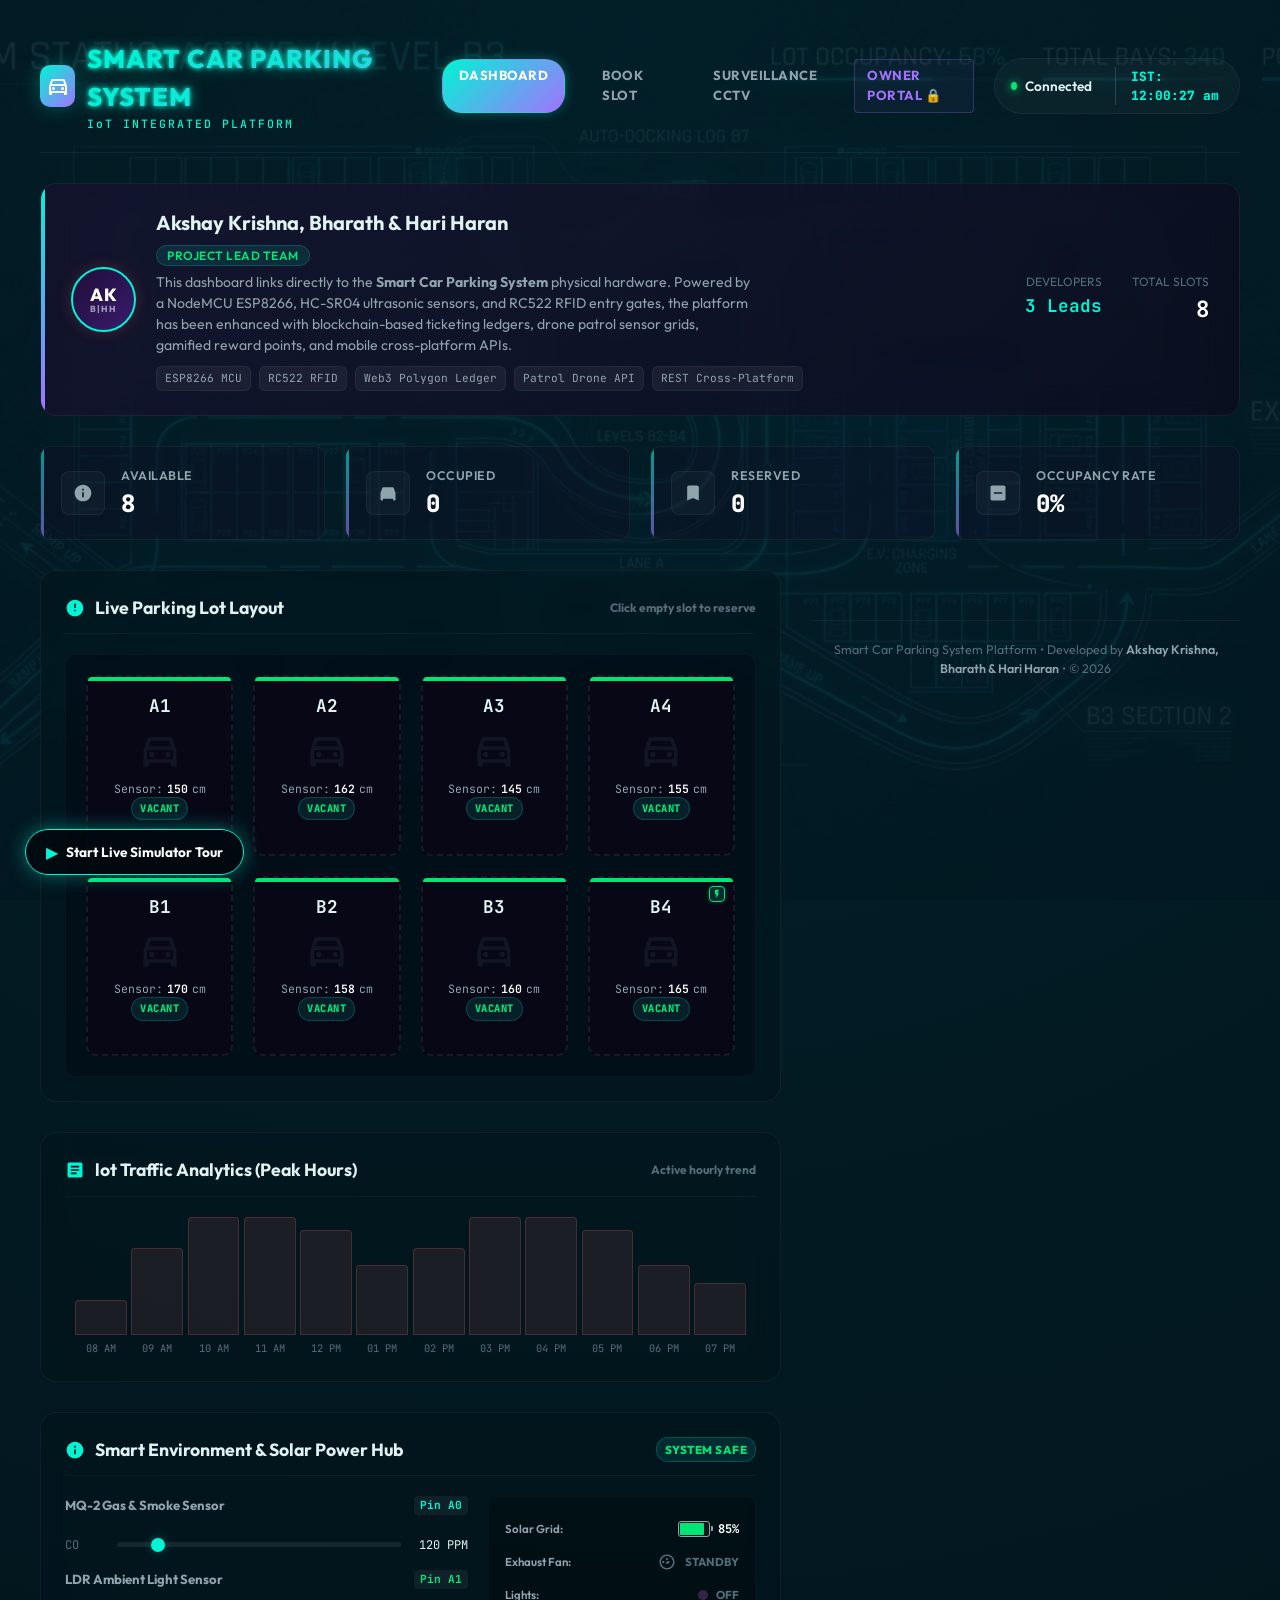
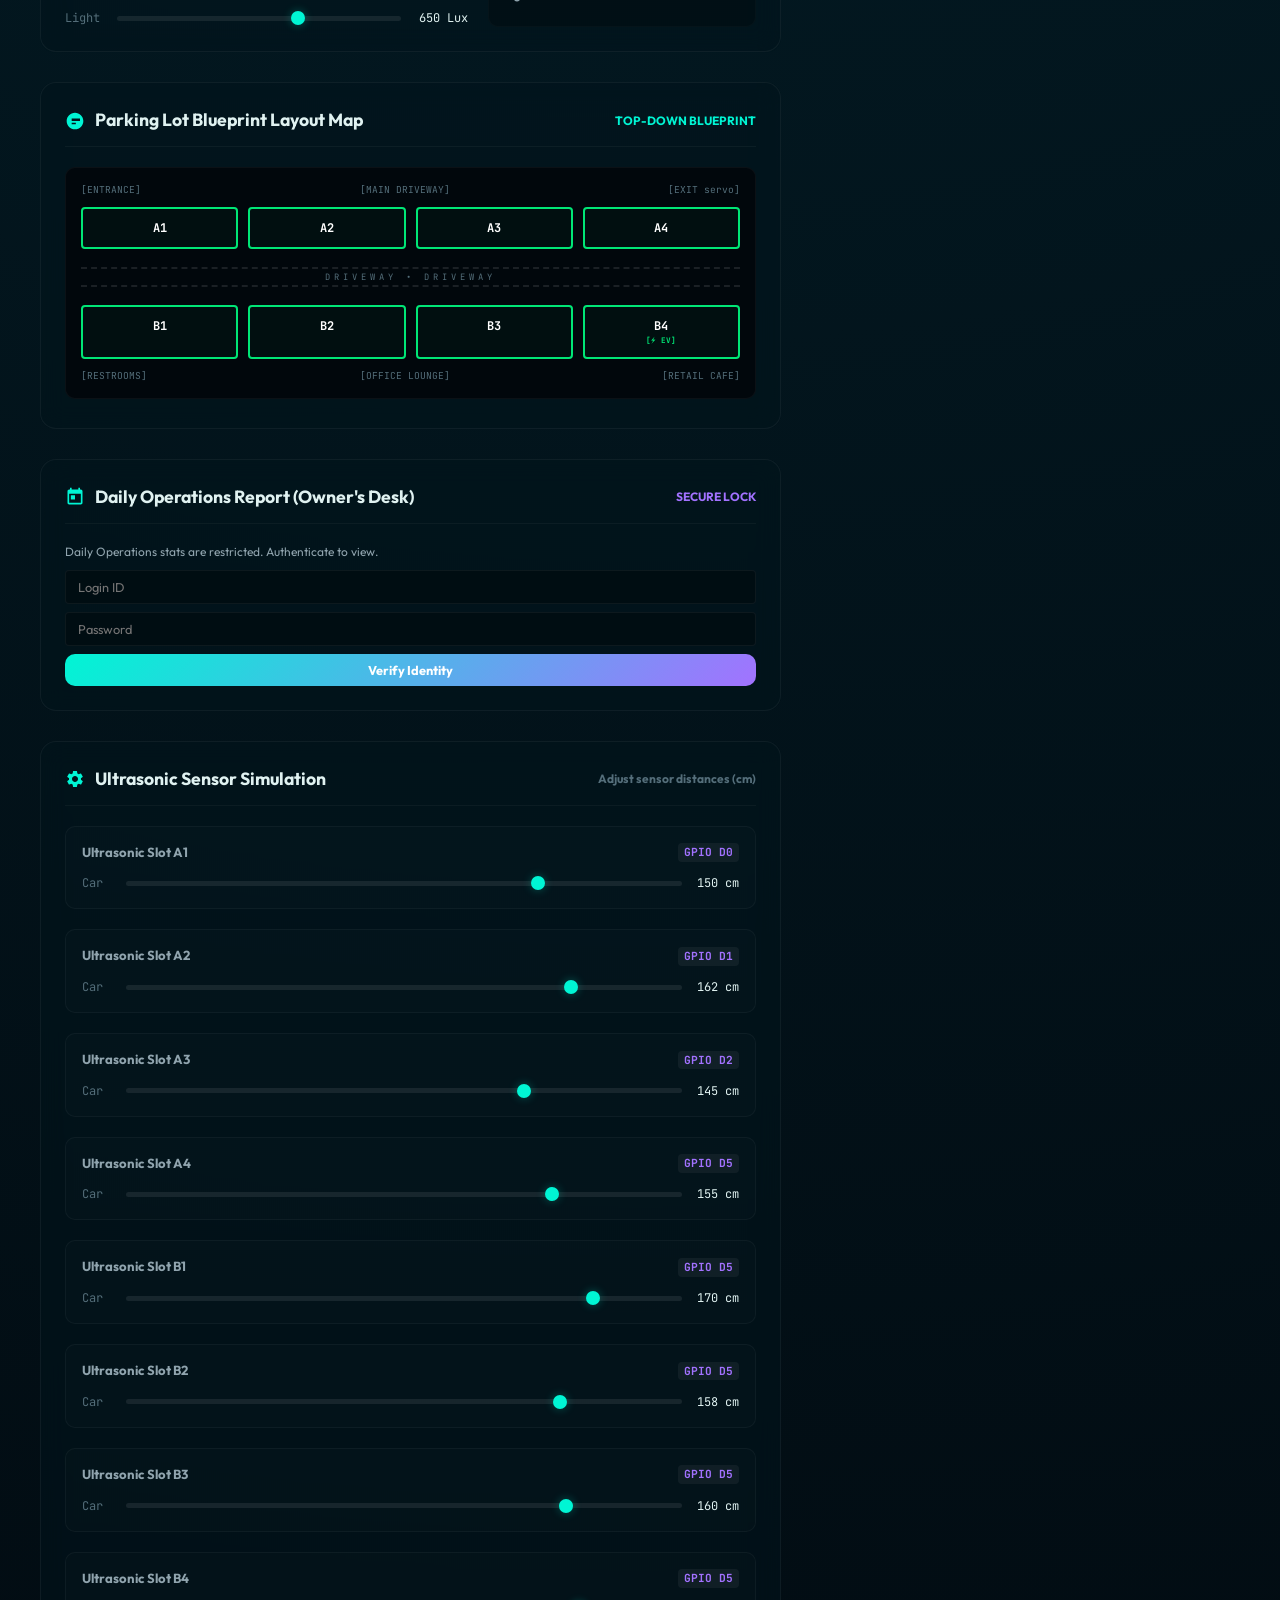
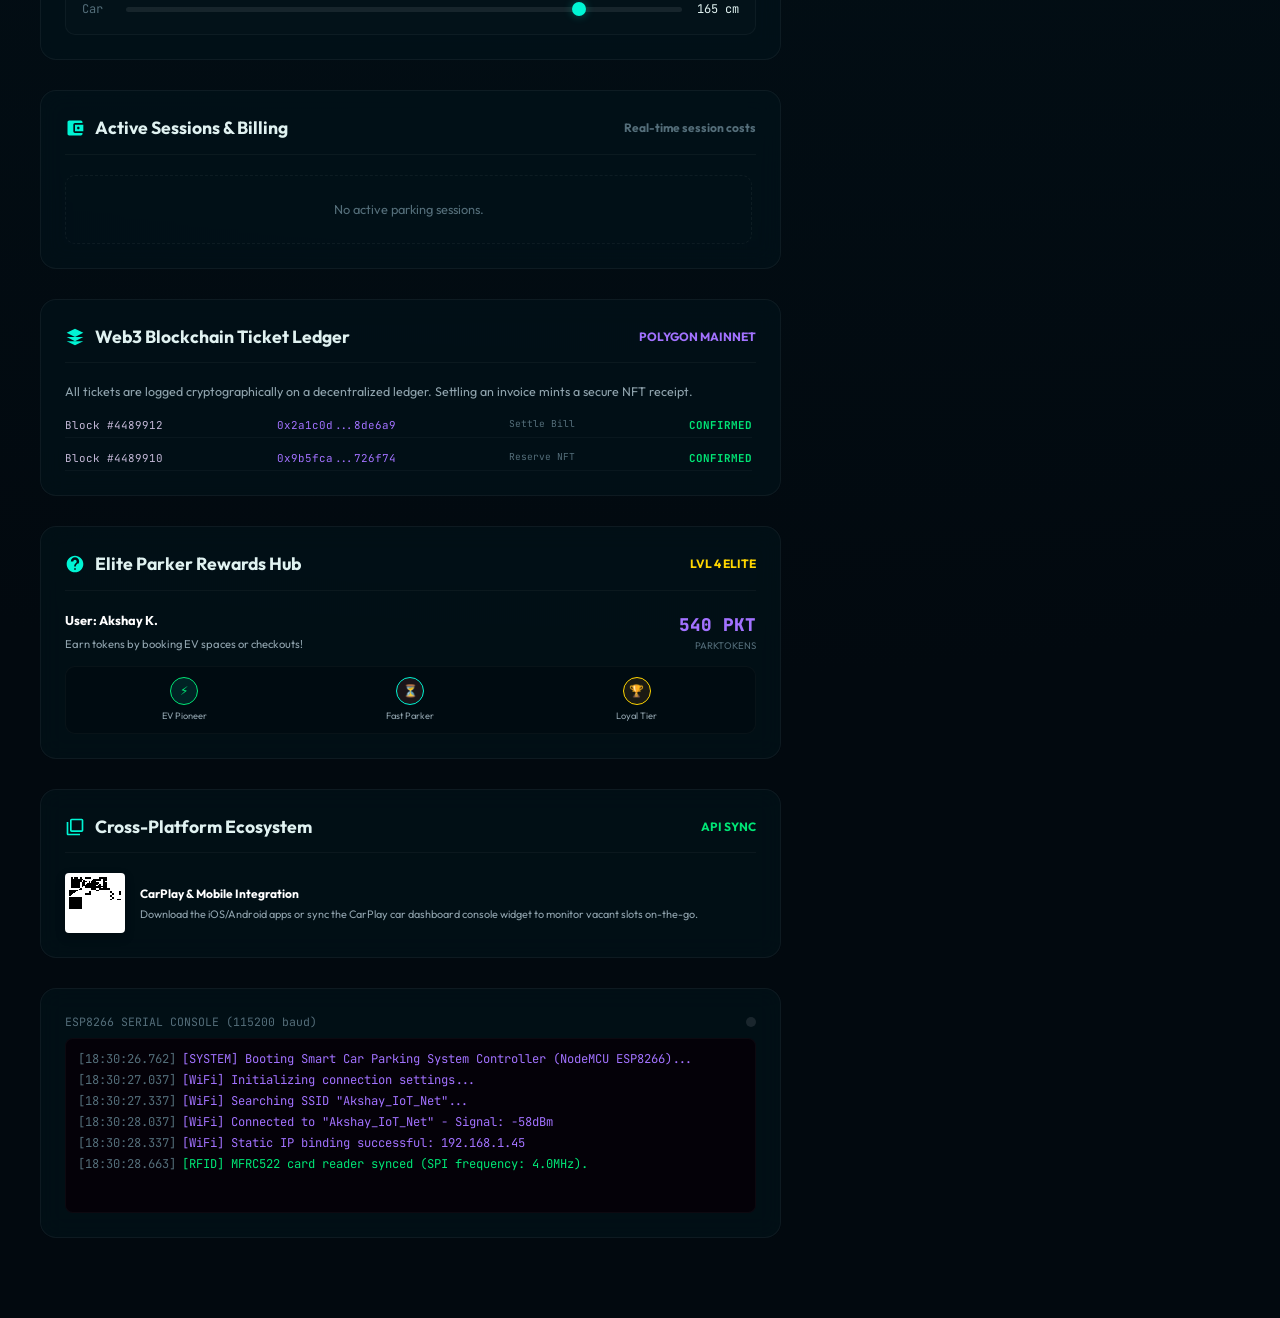
<file: index.html>
<!DOCTYPE html>
<html lang="en">
<head>
  <meta charset="UTF-8">
  <meta name="viewport" content="width=device-width, initial-scale=1.0">
  <meta name="description" content="Live monitoring dashboard and hardware simulator interface for the IoT Smart Car Parking System. Developed by Akshay Krishna.">
  <title>Smart Parking System Dashboard</title>
  <link rel="stylesheet" href="style.css">
</head>
<body>

  <div class="app-container">
    <header>
      <div class="logo-section">
        <div class="logo-icon">
          <svg viewBox="0 0 24 24">
            <path d="M18.92 6.01C18.72 5.42 18.16 5 17.5 5h-11c-.66 0-1.21.42-1.42 1.01L3 12v8c0 .55.45 1 1 1h1c.55 0 1-.45 1-1v-1h12v1c0 .55.45 1 1 1h1c.55 0 1-.45 1-1v-8l-2.08-5.99zM6.85 7h10.29l1.04 3H5.81l1.04-3zM19 17H5v-5h14v5zM7.5 13c-.83 0-1.5.67-1.5 1.5S6.67 16 7.5 16s1.5-.67 1.5-1.5S8.33 13 7.5 13zm9 0c-.83 0-1.5.67-1.5 1.5s.67 1.5 1.5 1.5 1.5-.67 1.5-1.5-.67-1.5-1.5-1.5z"/>
          </svg>
        </div>
        <div class="logo-text">
          <h1 style="font-size: 1.6rem; font-weight: 800; text-transform: uppercase; letter-spacing: 1px; color: #fff; text-shadow: 0 0 15px rgba(0, 245, 212, 0.6), 0 0 5px var(--accent-primary); font-family: var(--font-main);">Smart Car Parking System</h1>
          <span style="font-family: var(--font-mono); color: var(--accent-primary); font-size: 0.72rem; letter-spacing: 2px;">IoT INTEGRATED PLATFORM</span>
        </div>
      </div>

      <nav class="nav-links">
        <a href="index.html" class="nav-item active">Dashboard</a>
        <a href="booking.html" class="nav-item">Book Slot</a>
        <a href="facilities.html" class="nav-item">Surveillance CCTV</a>
        <a href="owner.html" class="nav-item" style="color: var(--accent-secondary); border: 1px solid rgba(162,114,255,0.25); background: rgba(162,114,255,0.05); border-radius: 4px; padding: 6px 12px; transition: var(--transition-smooth);">Owner Portal 🔒</a>
      </nav>

      <div class="connection-badge" style="display:flex; align-items:center;">
        <span class="badge-dot pulsing"></span>
        <span>Connected</span>
        <span style="margin-left: 15px; border-left: 1px solid rgba(255,255,255,0.15); padding-left: 15px; font-family: var(--font-mono); color: var(--accent-primary); font-weight: 800; font-size: 0.8rem;" id="ist-clock">IST: 12:00:00 PM</span>
      </div>
    </header>
    <section class="creator-section" id="creator-spotlight">
      <div class="creator-info">
        <div class="creator-avatar" style="font-size: 1.1rem; text-align: center; line-height: 1.1; width: 65px; height: 65px; border-radius: 50%; display: flex; flex-direction: column; justify-content: center; align-items: center; background: linear-gradient(135deg, #1e0d38 0%, #3a1c6e 100%); border: 2px solid var(--accent-primary);">AK<span style="font-size:0.55rem; color:#A094B8; display:block;">B|HH</span></div>
        <div class="creator-details">
          <h2>Akshay Krishna, Bharath & Hari Haran</h2>
          <span class="role-badge" style="background: rgba(0, 245, 212, 0.1); color: var(--status-available); border: 1px solid rgba(0, 245, 212, 0.2)">Project Lead Team</span>
          <p class="creator-description">
            This dashboard links directly to the <strong>Smart Car Parking System</strong> physical hardware. Powered by a NodeMCU ESP8266, HC-SR04 ultrasonic sensors, and RC522 RFID entry gates, the platform has been enhanced with blockchain-based ticketing ledgers, drone patrol sensor grids, gamified reward points, and mobile cross-platform APIs.
          </p>
          <div class="hardware-pill-container">
            <span class="hw-pill">ESP8266 MCU</span>
            <span class="hw-pill">RC522 RFID</span>
            <span class="hw-pill">Web3 Polygon Ledger</span>
            <span class="hw-pill">Patrol Drone API</span>
            <span class="hw-pill">REST Cross-Platform</span>
          </div>
        </div>
      </div>
      <div class="project-stats-compact">
        <div class="stat-item-compact">
          <span class="stat-label">Developers</span>
          <span class="stat-val" style="font-size: 1.1rem; font-weight: bold; color: var(--accent-primary);">3 Leads</span>
        </div>
        <div class="stat-item-compact">
          <span class="stat-label">Total slots</span>
          <span class="stat-val" id="stats-total-slots">8</span>
        </div>
      </div>
    </section>
    <div class="metrics-row">
      <div class="metric-card" id="metric-available">
        <div class="metric-icon-wrapper">
          <svg viewBox="0 0 24 24"><path d="M12 2C6.48 2 2 6.48 2 12s4.48 10 10 10 10-4.48 10-10S17.5 2 12 2zm1 15h-2v-6h2v6zm0-8h-2V7h2v2z"/></svg>
        </div>
        <div class="metric-info">
          <h3>Available</h3>
          <div class="metric-value" id="val-available">8</div>
        </div>
      </div>

      <div class="metric-card" id="metric-occupied">
        <div class="metric-icon-wrapper">
          <svg viewBox="0 0 24 24"><path d="M18.92 6.01C18.72 5.42 18.16 5 17.5 5h-11c-.66 0-1.21.42-1.42 1.01L3 12v8c0 .55.45 1 1 1h1c.55 0 1-.45 1-1v-1h12v1c0 .55.45 1 1 1h1c.55 0 1-.45 1-1v-8l-2.08-5.99z"/></svg>
        </div>
        <div class="metric-info">
          <h3>Occupied</h3>
          <div class="metric-value" id="val-occupied">0</div>
        </div>
      </div>

      <div class="metric-card" id="metric-reserved">
        <div class="metric-icon-wrapper">
          <svg viewBox="0 0 24 24"><path d="M17 3H7c-1.1 0-2 .9-2 2v16l7-3 7 3V5c0-1.1-.9-2-2-2z"/></svg>
        </div>
        <div class="metric-info">
          <h3>Reserved</h3>
          <div class="metric-value" id="val-reserved">0</div>
        </div>
      </div>

      <div class="metric-card" id="metric-occupancy-rate">
        <div class="metric-icon-wrapper">
          <svg viewBox="0 0 24 24"><path d="M19 3H5c-1.1 0-2 .9-2 2v14c0 1.1.9 2 2 2h14c1.1 0 2-.9 2-2V5c0-1.1-.9-2-2-2zm-2 10H7v-2h10v2z"/></svg>
        </div>
        <div class="metric-info">
          <h3>Occupancy Rate</h3>
          <div class="metric-value" id="val-occupancy-rate">0%</div>
        </div>
      </div>
    </div>

    <div class="main-grid">
      <div class="column">
        <div class="glass-card">
          <div class="card-title">
            <div class="card-title-icon">
              <svg viewBox="0 0 24 24"><path d="M12 2C6.48 2 2 6.48 2 12s4.48 10 10 10 10-4.48 10-10S17.5 2 12 2zm1 14h-2v-2h2v2zm0-4h-2V7h2v5z"/></svg>
              <span>Live Parking Lot Layout</span>
            </div>
            <span style="font-size:0.75rem; color:var(--text-muted)">Click empty slot to reserve</span>
          </div>
          
          <div class="parking-grid-container">
            <div class="parking-lanes" id="parking-grid">
            </div>
          </div>
        </div>
        <div class="glass-card">
          <div class="card-title">
            <div class="card-title-icon">
              <svg viewBox="0 0 24 24"><path d="M19 3H5c-1.1 0-2 .9-2 2v14c0 1.1.9 2 2 2h14c1.1 0 2-.9 2-2V5c0-1.1-.9-2-2-2zm-5 14H7v-2h7v2zm3-4H7v-2h10v2zm0-4H7V7h10v2z"/></svg>
              <span>lot Traffic Analytics (Peak Hours)</span>
            </div>
            <span style="font-size:0.75rem; color:var(--text-muted)">Active hourly trend</span>
          </div>
          
          <div class="chart-container" id="hourly-traffic-chart">
          </div>
        </div>

        <div class="glass-card">
          <div class="card-title">
            <div class="card-title-icon">
              <svg viewBox="0 0 24 24"><path d="M12 2C6.48 2 2 6.48 2 12s4.48 10 10 10 10-4.48 10-10S17.5 2 12 2zm1 15h-2v-6h2v6zm0-8h-2V7h2v2z"/></svg>
              <span>Smart Environment & Solar Power Hub</span>
            </div>
            <span class="alarm-status-badge safe" id="alarm-status-label">SYSTEM SAFE</span>
          </div>
          
          <div class="env-hub-layout" style="display: grid; grid-template-columns: 1.2fr 0.8fr; gap: 20px; margin-top: 10px;">
      
            <div style="display: flex; flex-direction: column; gap: 16px;">
    
              <div class="sensor-slider-container">
                <div class="control-label">
                  <span>MQ-2 Gas & Smoke Sensor</span>
                  <span class="badge" style="color: var(--accent-primary)">Pin A0</span>
                </div>
                <div class="sensor-slider-row">
                  <label style="width: 40px;">CO</label>
                  <input type="range" class="sensor-slider" id="gas-slider" min="50" max="600" value="120">
                  <span class="sensor-val-display" id="gas-val-display" style="width: 55px;">120 PPM</span>
                </div>
              </div>
              <div class="sensor-slider-container">
                <div class="control-label">
                  <span>LDR Ambient Light Sensor</span>
                  <span class="badge" style="color: var(--status-available)">Pin A1</span>
                </div>
                <div class="sensor-slider-row">
                  <label style="width: 40px;">Light</label>
                  <input type="range" class="sensor-slider" id="ldr-slider" min="10" max="1000" value="650">
                  <span class="sensor-val-display" id="ldr-val-display" style="width: 55px;">650 Lux</span>
                </div>
              </div>
            </div>
            <div class="actuators-box" style="display: flex; flex-direction: column; justify-content: space-around; background: rgba(0, 0, 0, 0.25); padding: 16px; border-radius: var(--border-radius-md); border: 1px solid rgba(255, 255, 255, 0.02)">
       
              <div style="display: flex; align-items: center; justify-content: space-between;">
                <span style="font-size: 0.72rem; color: var(--text-secondary); font-weight: 600;">Solar Grid:</span>
                <div style="display: flex; align-items: center; gap: 8px;">
                  <div class="battery-shell" style="position: relative; width: 32px; height: 16px; border: 1.5px solid var(--text-secondary); border-radius: 3px; padding: 1px; display: flex;">
                    <div id="battery-fill" style="height: 100%; width: 85%; background: var(--status-available); border-radius: 1px; transition: var(--transition-smooth)"></div>
                    <div style="position: absolute; right: -4px; top: 4px; width: 2px; height: 5px; background: var(--text-secondary); border-radius: 0 1px 1px 0;"></div>
                  </div>
                  <span id="battery-pct-txt" style="font-family: var(--font-mono); font-size: 0.75rem; font-weight: 700; color: #fff;">85%</span>
                </div>
              </div>
              
              <div style="display: flex; align-items: center; justify-content: space-between;">
                <span style="font-size: 0.72rem; color: var(--text-secondary); font-weight: 600;">Exhaust Fan:</span>
                <div style="display: flex; align-items: center; gap: 8px;">
                  <div class="fan-icon-wrapper" id="fan-icon-container" style="display: flex; align-items: center; justify-content: center; width: 20px; height: 20px;">
                    <svg id="exhaust-fan-svg" style="width: 18px; height: 18px; fill: var(--text-muted); transition: var(--transition-smooth);" viewBox="0 0 24 24">
                      <path d="M12 2C6.48 2 2 6.48 2 12s4.48 10 10 10 10-4.48 10-10S17.5 2 12 2zm0 18c-4.41 0-8-3.59-8-8s3.59-8 8-8 8 3.59 8 8-3.59 8-8 8zm0-10.5c.83 0 1.5-.67 1.5-1.5s-.67-1.5-1.5-1.5-1.5.67-1.5 1.5.67 1.5 1.5 1.5zm0 5c.83 0 1.5-.67 1.5-1.5s-.67-1.5-1.5-1.5-1.5.67-1.5 1.5.67 1.5 1.5 1.5zm3.5-2.5c0-.83-.67-1.5-1.5-1.5s-1.5.67-1.5 1.5.67 1.5 1.5 1.5 1.5-.67 1.5-1.5zm-7 0c0-.83-.67-1.5-1.5-1.5S5.5 11.17 5.5 12s.67 1.5 1.5 1.5 1.5-.67 1.5-1.5z"/>
                    </svg>
                  </div>
                  <span id="fan-status-txt" style="font-size: 0.72rem; font-weight: 700; color: var(--text-muted); text-transform: uppercase;">STANDBY</span>
                </div>
              </div>
              <div style="display: flex; align-items: center; justify-content: space-between;">
                <span style="font-size: 0.72rem; color: var(--text-secondary); font-weight: 600;">Lights:</span>
                <div style="display: flex; align-items: center; gap: 8px;">
                  <div id="streetlight-led" style="width: 10px; height: 10px; border-radius: 50%; background: #332448; transition: var(--transition-smooth); box-shadow: none;"></div>
                  <span id="streetlight-status-txt" style="font-size: 0.72rem; font-weight: 700; color: var(--text-muted); text-transform: uppercase;">OFF</span>
                </div>
              </div>
            </div>
          </div>
      </div>

      <div class="column">
        <div class="glass-card">
          <div class="card-title">
            <div class="card-title-icon">
              <svg viewBox="0 0 24 24"><path d="M12 2C6.48 2 2 6.48 2 12s4.48 10 10 10 10-4.48 10-10S17.5 2 12 2zm1 14H8v-2h5v2zm5-4H8V9h10v3z"/></svg>
              <span>Parking Lot Blueprint Layout Map</span>
            </div>
            <span style="font-size:0.75rem; color:var(--accent-primary); font-weight:700">TOP-DOWN BLUEPRINT</span>
          </div>

          <div class="parking-blueprint-map" style="background:#01070c; border:1px solid rgba(255,255,255,0.04); border-radius:var(--border-radius-md); padding:15px; position:relative; margin-bottom: 5px;">
            <div style="display:flex; justify-content:space-between; font-size:0.6rem; font-family:var(--font-mono); color:var(--text-muted); margin-bottom:10px;">
              <span>[ENTRANCE]</span>
              <span>[MAIN DRIVEWAY]</span>
              <span>[EXIT servo]</span>
            </div>
            
            <div style="display:grid; grid-template-columns:repeat(4, 1fr); gap:10px; text-align:center;">
              <div id="map-slot-A1" style="padding:10px 4px; border:2px solid var(--status-available); border-radius:4px; font-size:0.75rem; font-family:var(--font-mono); background:rgba(0,230,118,0.05); color:#fff; font-weight:bold; transition:all 0.3s;">A1</div>
              <div id="map-slot-A2" style="padding:10px 4px; border:2px solid var(--status-available); border-radius:4px; font-size:0.75rem; font-family:var(--font-mono); background:rgba(0,230,118,0.05); color:#fff; font-weight:bold; transition:all 0.3s;">A2</div>
              <div id="map-slot-A3" style="padding:10px 4px; border:2px solid var(--status-available); border-radius:4px; font-size:0.75rem; font-family:var(--font-mono); background:rgba(0,230,118,0.05); color:#fff; font-weight:bold; transition:all 0.3s;">A3</div>
              <div id="map-slot-A4" style="padding:10px 4px; border:2px solid var(--status-available); border-radius:4px; font-size:0.75rem; font-family:var(--font-mono); background:rgba(0,230,118,0.05); color:#fff; font-weight:bold; transition:all 0.3s;">A4</div>
              
              <div style="grid-column:1/5; height:20px; border-top:2px dashed rgba(255,255,255,0.1); border-bottom:2px dashed rgba(255,255,255,0.1); margin:8px 0; display:flex; align-items:center; justify-content:center; font-family:var(--font-mono); font-size:0.55rem; color:var(--text-muted); letter-spacing:4px;">DRIVEWAY &bull; DRIVEWAY</div>
              
              <div id="map-slot-B1" style="padding:10px 4px; border:2px solid var(--status-available); border-radius:4px; font-size:0.75rem; font-family:var(--font-mono); background:rgba(0,230,118,0.05); color:#fff; font-weight:bold; transition:all 0.3s;">B1</div>
              <div id="map-slot-B2" style="padding:10px 4px; border:2px solid var(--status-available); border-radius:4px; font-size:0.75rem; font-family:var(--font-mono); background:rgba(0,230,118,0.05); color:#fff; font-weight:bold; transition:all 0.3s;">B2</div>
              <div id="map-slot-B3" style="padding:10px 4px; border:2px solid var(--status-available); border-radius:4px; font-size:0.75rem; font-family:var(--font-mono); background:rgba(0,230,118,0.05); color:#fff; font-weight:bold; transition:all 0.3s;">B3</div>
              <div id="map-slot-B4" style="padding:10px 4px; border:2px solid var(--status-available); border-radius:4px; font-size:0.75rem; font-family:var(--font-mono); background:rgba(0,230,118,0.05); color:#fff; font-weight:bold; transition:all 0.3s;">B4<span style="font-size:0.48rem; display:block; color:#00e676;">[⚡ EV]</span></div>
            </div>
            
            <div style="display:flex; justify-content:space-between; font-size:0.6rem; font-family:var(--font-mono); color:var(--text-muted); margin-top:10px;">
              <span>[RESTROOMS]</span>
              <span>[OFFICE LOUNGE]</span>
              <span>[RETAIL CAFE]</span>
            </div>
          </div>
        </div>
        <div class="glass-card">
          <div class="card-title">
            <div class="card-title-icon">
              <svg viewBox="0 0 24 24"><path d="M19 3h-1V1h-2v2H8V1H6v2H5c-1.11 0-2 .9-2 2v14c0 1.1.89 2 2 2h14c1.1 0 2-.9 2-2V5c0-1.1-.9-2-2-2zm0 16H5V8h14v11zM7 10h5v5H7z"/></svg>
              <span>Daily Operations Report (Owner's Desk)</span>
            </div>
            <span style="font-size:0.75rem; color:var(--accent-secondary); font-weight:700" id="owner-card-status">SECURE LOCK</span>
          </div>
          <div id="owner-login-block" style="display: flex; flex-direction: column; gap: 10px; margin-top: 5px;">
            <p style="font-size:0.75rem; color:var(--text-secondary); line-height:1.4;">Daily Operations stats are restricted. Authenticate to view.</p>
            <div style="display:flex; flex-direction:column; gap:8px;">
              <input type="text" id="owner-username" placeholder="Login ID" style="background:rgba(0,0,0,0.3); border:1px solid rgba(255,255,255,0.05); color:#fff; padding:8px 12px; border-radius:4px; font-size:0.8rem; font-family:var(--font-main); outline:none;">
              <input type="password" id="owner-password" placeholder="Password" style="background:rgba(0,0,0,0.3); border:1px solid rgba(255,255,255,0.05); color:#fff; padding:8px 12px; border-radius:4px; font-size:0.8rem; font-family:var(--font-main); outline:none;">
              <button class="btn" onclick="authenticateOwner()" style="font-size:0.8rem; padding:8px 12px;">Verify Identity</button>
            </div>
            <span id="login-error-msg" style="color:var(--status-occupied); font-size:0.7rem; font-weight:bold; display:none; text-align:center;">Access Denied: Invalid credentials.</span>
          </div>

          <div id="owner-report-block" style="display: none;">
            <div style="display:grid; grid-template-columns:1fr 1fr; gap:15px; margin-bottom:15px;">
              <div style="background:rgba(0, 0, 0, 0.2); border:1px solid rgba(255,255,255,0.03); border-radius:var(--border-radius-md); padding:12px; text-align:center;">
                <span style="font-size:0.72rem; color:var(--text-secondary); display:block; margin-bottom:4px;">Revenue Collected</span>
                <span style="font-size:1.3rem; font-weight:800; color:var(--status-available); font-family:var(--font-mono)" id="report-revenue">₹1,440</span>
              </div>
              <div style="background:rgba(0, 0, 0, 0.2); border:1px solid rgba(255,255,255,0.03); border-radius:var(--border-radius-md); padding:12px; text-align:center;">
                <span style="font-size:0.72rem; color:var(--text-secondary); display:block; margin-bottom:4px;">Vehicles Audited</span>
                <span style="font-size:1.3rem; font-weight:800; color:var(--accent-secondary); font-family:var(--font-mono)" id="report-count">12 Cars</span>
              </div>
            </div>
            
            <div style="font-size:0.78rem; color:var(--text-secondary); line-height:1.5; margin-bottom:15px; display:flex; flex-direction:column; gap:6px;">
              <div style="display:flex; justify-content:space-between;"><span>Active Manager:</span><span style="font-weight:700; color:var(--accent-primary);" id="active-logged-owner">Akshay Krishna</span></div>
              <div style="display:flex; justify-content:space-between;"><span>Peak Hours Peak:</span><span style="font-weight:700; color:#fff;">11:00 AM - 04:00 PM</span></div>
              <div style="display:flex; justify-content:space-between;"><span>EV station total load:</span><span style="font-weight:700; color:#fff;">64.2 kWh (₹770.40)</span></div>
              <div style="display:flex; justify-content:space-between;"><span>LDR streetlights load:</span><span style="font-weight:700; color:#fff;">18.5 hours active</span></div>
            </div>
            
            <div style="display:flex; gap:10px;">
              <button class="btn btn-secondary" onclick="logoutOwner()" style="font-size:0.75rem; padding:8px 12px; flex: 1;">Logout</button>
              <button class="btn" onclick="downloadDailyReport()" style="font-size:0.75rem; padding:8px 12px; flex: 2;">📥 Download Report</button>
            </div>
          </div>
        </div>
      
        <div class="glass-card">
          <div class="card-title">
            <div class="card-title-icon">
              <svg viewBox="0 0 24 24"><path d="M19.14 12.94c.04-.3.06-.61.06-.94 0-.32-.02-.64-.07-.94l2.03-1.58c.18-.14.23-.41.12-.61l-1.92-3.32c-.12-.22-.37-.29-.59-.22l-2.39.96c-.5-.38-1.03-.7-1.62-.94l-.36-2.54c-.04-.24-.24-.41-.48-.41h-3.84c-.24 0-.43.17-.47.41l-.36 2.54c-.59.24-1.13.57-1.62.94l-2.39-.96c-.22-.08-.47 0-.59.22L2.74 8.87c-.12.21-.08.47.12.61l2.03 1.58c-.05.3-.09.63-.09.94s.02.64.07.94l-2.03 1.58c-.18.14-.23.41-.12.61l1.92 3.32c.12.22.37.29.59.22l2.39-.96c.5.38 1.03.7 1.62.94l.36 2.54c.05.24.24.41.48.41h3.84c.24 0 .44-.17.47-.41l.36-2.54c.59-.24 1.13-.56 1.62-.94l2.39.96c.22.08.47 0 .59-.22l1.92-3.32c.12-.22.07-.47-.12-.61l-2.01-1.58zM12 15.6c-1.98 0-3.6-1.62-3.6-3.6s1.62-3.6 3.6-3.6 3.6 1.62 3.6 3.6-1.62 3.6-3.6 3.6z"/></svg>
              <span>Ultrasonic Sensor Simulation</span>
            </div>
            <span style="font-size:0.75rem; color:var(--text-muted)">Adjust sensor distances (cm)</span>
          </div>

          <div class="simulator-controls" id="sensor-sliders-group">
          </div>
        </div>
        <div class="glass-card">
          <div class="card-title">
            <div class="card-title-icon">
              <svg viewBox="0 0 24 24"><path d="M21 18v1c0 1.1-.9 2-2 2H5c-1.11 0-2-.9-2-2V5c0-1.1.89-2 2-2h14c1.1 0 2 .9 2 2v1h-9c-1.11 0-2 .9-2 2v8c0 1.1.89 2 2 2h9zm-9-2h10V8H12v8zm4-2.5c-.83 0-1.5-.67-1.5-1.5s.67-1.5 1.5-1.5 1.5.67 1.5 1.5-.67 1.5-1.5 1.5z"/></svg>
              <span>Active Sessions & Billing</span>
            </div>
            <span style="font-size:0.75rem; color:var(--text-muted)">Real-time session costs</span>
          </div>

          <div class="session-tracker-container" id="active-sessions-list">
          </div>
        </div>

        <div class="glass-card">
          <div class="card-title">
            <div class="card-title-icon">
              <svg viewBox="0 0 24 24"><path d="M12 2L2 7l10 5 10-5-10-5zM2 17l10 5 10-5M2 12l10 5 10-5"/></svg>
              <span>Web3 Blockchain Ticket Ledger</span>
            </div>
            <span style="font-size:0.75rem; color:#a272ff; font-weight:700">POLYGON MAINNET</span>
          </div>

          <p style="font-size:0.78rem; color:var(--text-secondary); margin-bottom:12px; line-height: 1.4;">All tickets are logged cryptographically on a decentralized ledger. Settling an invoice mints a secure NFT receipt.</p>
          
          <div id="blockchain-tx-list" style="display:flex; flex-direction:column; gap:8px; max-height:130px; overflow-y:auto; font-family:var(--font-mono); font-size:0.68rem; color:#c4b9d8; padding-right:4px;">
       
          </div>
        </div>
        <div class="glass-card">
          <div class="card-title">
            <div class="card-title-icon">
              <svg viewBox="0 0 24 24"><path d="M12 2C6.48 2 2 6.48 2 12s4.48 10 10 10 10-4.48 10-10S17.5 2 12 2zm1 17h-2v-2h2v2zm2.07-7.75l-.9.92C13.45 12.9 13 13.5 13 15h-2v-.5c0-1.1.45-2.1 1.17-2.83l1.24-1.26c.37-.36.59-.86.59-1.41 0-1.1-.9-2-2-2s-2 .9-2 2H7c0-2.76 2.24-5 5-5s5 2.24 5 5c0 1.04-.42 1.99-1.07 2.75z"/></svg>
              <span>Elite Parker Rewards Hub</span>
            </div>
            <span style="font-size:0.75rem; color:var(--status-reserved); font-weight:700">LVL 4 ELITE</span>
          </div>

          <div style="display: flex; align-items: center; justify-content: space-between; margin-bottom: 12px;">
            <div>
              <span style="display:block; font-size:0.8rem; font-weight:700; color:#fff;">User: Akshay K.</span>
              <span style="font-size:0.7rem; color:var(--text-secondary);">Earn tokens by booking EV spaces or checkouts!</span>
            </div>
            <div style="text-align:right;">
              <span id="rewards-token-bal" style="font-family:var(--font-mono); font-size:1.1rem; font-weight:800; color:var(--accent-secondary);">540 PKT</span>
              <span style="display:block; font-size:0.6rem; color:var(--text-muted); text-transform:uppercase;">ParkTokens</span>
            </div>
          </div>
          
          <div style="background:rgba(0, 0, 0, 0.2); border:1px solid rgba(255,255,255,0.03); border-radius:var(--border-radius-md); padding:10px; display:grid; grid-template-columns:repeat(3, 1fr); gap:10px; text-align:center;">
            <div style="display:flex; flex-direction:column; align-items:center; gap:4px;">
              <div style="width:28px; height:28px; border-radius:50%; background:rgba(0, 245, 212, 0.1); border:1px solid var(--status-available); display:flex; align-items:center; justify-content:center; font-size:0.75rem; color:var(--status-available);" title="Parked EV vehicle">⚡</div>
              <span style="font-size:0.58rem; color:var(--text-secondary);">EV Pioneer</span>
            </div>
            <div style="display:flex; flex-direction:column; align-items:center; gap:4px;">
              <div style="width:28px; height:28px; border-radius:50%; background:rgba(255, 107, 107, 0.1); border:1px solid var(--accent-primary); display:flex; align-items:center; justify-content:center; font-size:0.75rem; color:var(--accent-primary);" title="Checked out early">⏳</div>
              <span style="font-size:0.58rem; color:var(--text-secondary);">Fast Parker</span>
            </div>
            <div style="display:flex; flex-direction:column; align-items:center; gap:4px;">
              <div style="width:28px; height:28px; border-radius:50%; background:rgba(255, 168, 52, 0.1); border:1px solid var(--status-reserved); display:flex; align-items:center; justify-content:center; font-size:0.75rem; color:var(--status-reserved);" title="10 Successful checks">🏆</div>
              <span style="font-size:0.58rem; color:var(--text-secondary);">Loyal Tier</span>
            </div>
          </div>
        </div>
        <div class="glass-card">
          <div class="card-title">
            <div class="card-title-icon">
              <svg viewBox="0 0 24 24"><path d="M4 6H2v14c0 1.1.9 2 2 2h14v-2H4V6zm16-4H8c-1.1 0-2 .9-2 2v12c0 1.1.9 2 2 2h12c1.1 0 2-.9 2-2V4c0-1.1-.9-2-2-2zm0 14H8V4h12v12z"/></svg>
              <span>Cross-Platform Ecosystem</span>
            </div>
            <span style="font-size:0.75rem; color:var(--status-available); font-weight:700">API SYNC</span>
          </div>
          
          <div style="display: flex; gap: 15px; align-items: center;">
            <div style="width: 60px; height: 60px; background: #fff; padding: 4px; border-radius: 4px; display:flex; align-items:center; justify-content:center; flex-shrink: 0; box-shadow: 0 4px 10px rgba(0,0,0,0.3);">
              <svg viewBox="0 0 29 29" style="width: 100%; height: 100%; fill: #000; shape-rendering: crispEdges;">
                <path d="M0 0h7v7H0zm1 1v5h5V1zm8 0h3v1h-1v1H9v2h2v1H9v1h3V0H9zm5 0h4v1h-3v1h2v1h-2v1h1v1h-1v2h2v-4h1v2h1V1h-2V0h4v2h-1v1h1v4h-3v-1h1v-1h-2v1h-1v-2h-1v1h-1v-1h-1v2H9V5H8V4h1V3H8v1H7V3H6V2H5V1H4V0h1v1h1v1h1v1h1v-2H6V0H3v1h1V0H1v1h1V0H0v18h7v-7H0zm25 0h4v7h-4zm1 1v5h2V1zm-17 8h1v1h-1zm1 1h1v1h-1zm-1 1h1v1h-1zm5-4h1v2h-1zm2 1h1v1h-1zm-1 1h1v1h-1zm-2 2h3v1h-3zm6-5h1v1h-1zm1 1h1v1h-1zm-1 1h1v1h-1zm-4 4h3v1h-3zm-6-5h1v1h-1zm1 1h1v1h-1zm-1 1h1v1h-1zm-3-4h3v1H9v1h2v1H9v1h3V8H9V5H8V4h1V3H8v1H7V3H6V2H5V1h1z" />
              </svg>
            </div>
            <div style="display:flex; flex-direction:column; gap:4px;">
              <span style="font-size:0.75rem; font-weight:700; color:#fff; display:block;">CarPlay & Mobile Integration</span>
              <span style="font-size:0.68rem; color:var(--text-secondary); line-height:1.3;">Download the iOS/Android apps or sync the CarPlay car dashboard console widget to monitor vacant slots on-the-go.</span>
            </div>
          </div>
        </div>
        <div class="glass-card serial-monitor-card">
          <div class="terminal-header">
            <span>ESP8266 SERIAL CONSOLE (115200 baud)</span>
            <div class="terminal-actions">
              <span class="terminal-dot clear" id="clear-console-btn" title="Clear logs"></span>
            </div>
          </div>
          <div class="terminal-body" id="console-logs">
          </div>
        </div>

      </div>
    </div>

    <footer>
      <p>Smart Car Parking System Platform &bull; Developed by <a href="#creator-spotlight">Akshay Krishna, Bharath & Hari Haran</a> &bull; &copy; 2026</p>
    </footer>

  </div>
  <div style="position: fixed; bottom: 25px; left: 25px; z-index: 1000;">
    <button class="btn" id="btn-start-demo" onclick="runAutomatedDemo()" style="padding: 12px 20px; font-size: 0.85rem; border-radius: 30px; box-shadow: 0 0 20px rgba(0, 245, 212, 0.4); display: flex; align-items: center; gap: 8px; border: 1px solid var(--accent-primary); background: rgba(2, 9, 15, 0.9);">
      <span style="font-size: 1rem; color: var(--accent-primary);">▶</span> <strong>Start Live Simulator Tour</strong>
    </button>
  </div>

  <script src="app.js"></script>
</body>
</html>
</file>
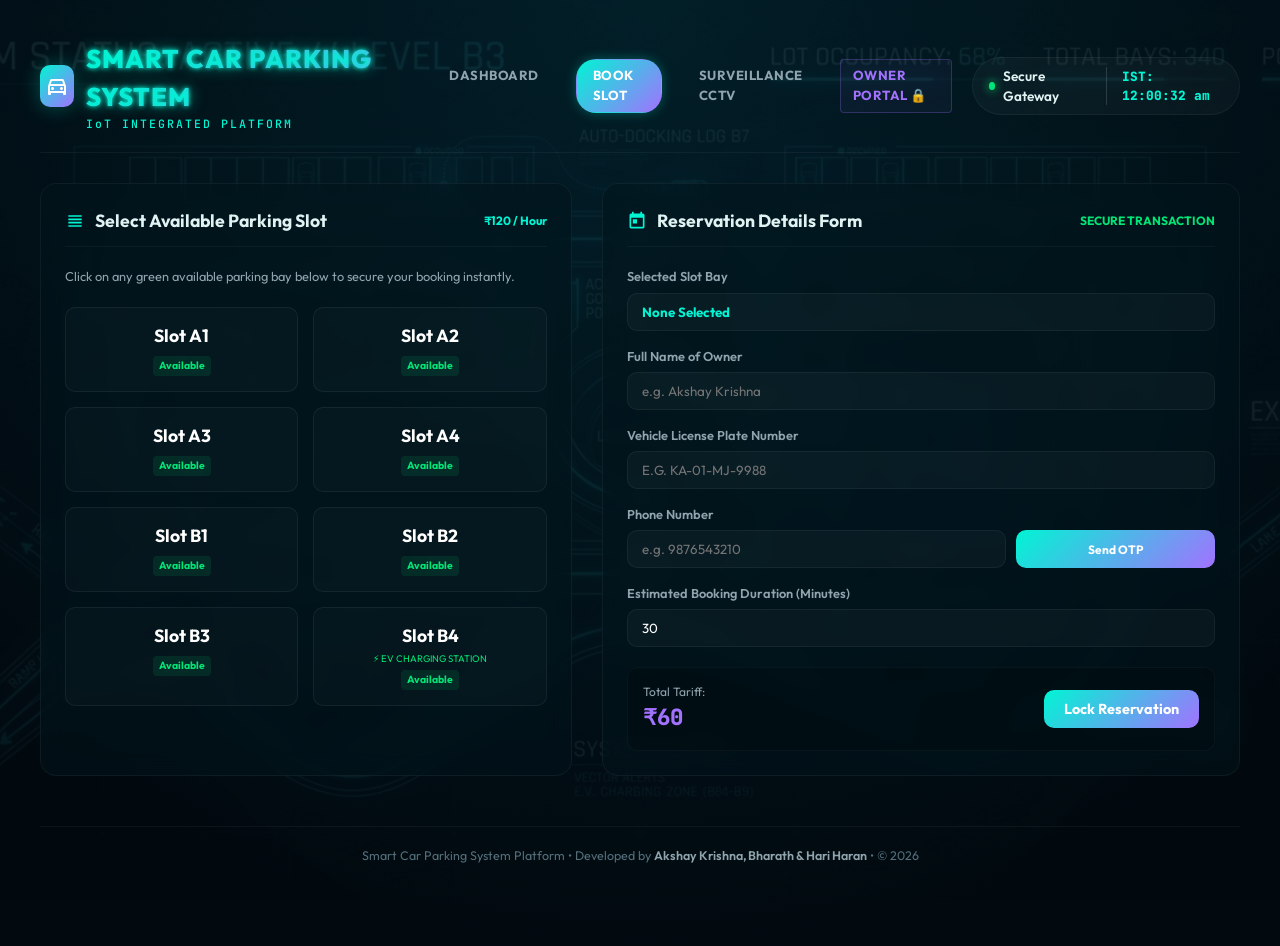
<file: booking.html>
<!DOCTYPE html>
<html lang="en">
<head>
  <meta charset="UTF-8">
  <meta name="viewport" content="width=device-width, initial-scale=1.0">
  <meta name="description" content="Reserve a parking slot at the Smart Parking System. Rate: ₹120/hour. Designed by Akshay Krishna, Bharath, Hari Haran.">
  <title>Book Parking Slot | Smart Parking System</title>
  <link rel="stylesheet" href="style.css">
  <style>
    .booking-grid {
      display: grid;
      grid-template-columns: 1fr 1.2fr;
      gap: 30px;
      margin-top: 20px;
    }
    @media (max-width: 900px) {
      .booking-grid {
        grid-template-columns: 1fr;
      }
    }
    .slot-selection-panel {
      display: grid;
      grid-template-columns: repeat(2, 1fr);
      gap: 15px;
    }
    .booking-slot-card {
      background: rgba(255,255,255,0.02);
      border: 1px solid rgba(255,255,255,0.06);
      border-radius: var(--border-radius-md);
      padding: 15px;
      cursor: pointer;
      transition: var(--transition-smooth);
      text-align: center;
    }
    .booking-slot-card.available:hover {
      border-color: var(--accent-primary);
      transform: translateY(-2px);
      background: rgba(0, 245, 212, 0.03);
    }
    .booking-slot-card.selected {
      border-color: var(--accent-primary) !important;
      background: rgba(0, 245, 212, 0.08) !important;
      box-shadow: 0 0 15px rgba(0, 245, 212, 0.15);
    }
    .booking-slot-card.occupied {
      opacity: 0.5;
      cursor: not-allowed;
      background: rgba(255, 23, 68, 0.02);
    }
    .booking-slot-card.reserved {
      opacity: 0.6;
      cursor: not-allowed;
      background: rgba(255, 214, 0, 0.02);
    }
    .slot-badge {
      display: inline-block;
      font-size: 0.65rem;
      font-weight: 700;
      padding: 2px 6px;
      border-radius: 4px;
      margin-top: 5px;
    }
  </style>
</head>
<body>

  <div class="app-container">
    
    <!-- Top Header -->
    <header>
      <div class="logo-section">
        <div class="logo-icon">
          <svg viewBox="0 0 24 24">
            <path d="M18.92 6.01C18.72 5.42 18.16 5 17.5 5h-11c-.66 0-1.21.42-1.42 1.01L3 12v8c0 .55.45 1 1 1h1c.55 0 1-.45 1-1v-1h12v1c0 .55.45 1 1 1h1c.55 0 1-.45 1-1v-8l-2.08-5.99zM6.85 7h10.29l1.04 3H5.81l1.04-3zM19 17H5v-5h14v5zM7.5 13c-.83 0-1.5.67-1.5 1.5S6.67 16 7.5 16s1.5-.67 1.5-1.5S8.33 13 7.5 13zm9 0c-.83 0-1.5.67-1.5 1.5s.67 1.5 1.5 1.5 1.5-.67 1.5-1.5-.67-1.5-1.5-1.5z"/>
          </svg>
        </div>
        <div class="logo-text">
          <h1 style="font-size: 1.6rem; font-weight: 800; text-transform: uppercase; letter-spacing: 1px; color: #fff; text-shadow: 0 0 15px rgba(0, 245, 212, 0.6), 0 0 5px var(--accent-primary); font-family: var(--font-main);">Smart Car Parking System</h1>
          <span style="font-family: var(--font-mono); color: var(--accent-primary); font-size: 0.72rem; letter-spacing: 2px;">IoT INTEGRATED PLATFORM</span>
        </div>
      </div>

      <nav class="nav-links">
        <a href="index.html" class="nav-item">Dashboard</a>
        <a href="booking.html" class="nav-item active">Book Slot</a>
        <a href="facilities.html" class="nav-item">Surveillance CCTV</a>
        <a href="owner.html" class="nav-item" style="color: var(--accent-secondary); border: 1px solid rgba(162,114,255,0.25); background: rgba(162,114,255,0.05); border-radius: 4px; padding: 6px 12px; transition: var(--transition-smooth);">Owner Portal 🔒</a>
      </nav>

      <div class="connection-badge" style="display:flex; align-items:center;">
        <span class="badge-dot pulsing"></span>
        <span>Secure Gateway</span>
        <span style="margin-left: 15px; border-left: 1px solid rgba(255,255,255,0.15); padding-left: 15px; font-family: var(--font-mono); color: var(--accent-primary); font-weight: 800; font-size: 0.8rem;" id="ist-clock">IST: 12:00:00 PM</span>
      </div>
    </header>

    <!-- Main Section -->
    <div class="booking-grid">
      
      <!-- Left Panel: Slot Selection Grid -->
      <div class="glass-card">
        <div class="card-title">
          <div class="card-title-icon">
            <svg viewBox="0 0 24 24"><path d="M4 15h16v-2H4v2zm0 4h16v-2H4v2zm0-8h16V9H4v2zm0-6v2h16V5H4z"/></svg>
            <span>Select Available Parking Slot</span>
          </div>
          <span style="font-size:0.75rem; color:var(--accent-primary); font-weight:700">₹120 / Hour</span>
        </div>
        
        <p style="font-size:0.8rem; color:var(--text-secondary); margin-bottom: 20px;">Click on any green available parking bay below to secure your booking instantly.</p>
        
        <div class="slot-selection-panel" id="slots-selector-container">
          <!-- Filled dynamically -->
        </div>
      </div>

      <!-- Right Panel: Booking Reservation Form -->
      <div class="glass-card">
        <div class="card-title">
          <div class="card-title-icon">
            <svg viewBox="0 0 24 24"><path d="M19 3h-1V1h-2v2H8V1H6v2H5c-1.11 0-2 .9-2 2v14c0 1.1.89 2 2 2h14c1.1 0 2-.9 2-2V5c0-1.1-.9-2-2-2zm0 16H5V8h14v11zM7 10h5v5H7z"/></svg>
            <span>Reservation Details Form</span>
          </div>
          <span style="font-size:0.75rem; color:var(--status-available); font-weight:700">SECURE TRANSACTION</span>
        </div>

        <div class="modal-form-group">
          <label>Selected Slot Bay</label>
          <input type="text" class="modal-input" id="booking-slot-display" readonly value="None Selected" style="font-weight:bold; color:var(--accent-primary);">
        </div>

        <div class="modal-form-group">
          <label>Full Name of Owner</label>
          <input type="text" class="modal-input" id="booking-name-input" placeholder="e.g. Akshay Krishna">
        </div>

        <div class="modal-form-group">
          <label>Vehicle License Plate Number</label>
          <input type="text" class="modal-input" id="booking-plate-input" placeholder="e.g. KA-01-MJ-9988" style="text-transform: uppercase;">
        </div>

        <div class="modal-form-group">
          <label>Phone Number</label>
          <div style="display:flex; gap:10px;">
            <input type="tel" class="modal-input" id="booking-phone-input" placeholder="e.g. 9876543210" pattern="[0-9]{10}" style="flex: 2;">
            <button class="btn" id="btn-send-otp" style="font-size:0.75rem; padding: 6px 12px; flex: 1;" type="button">Send OTP</button>
          </div>
        </div>

        <!-- Verification OTP container -->
        <div id="otp-verification-section" style="margin: 10px 0; padding: 12px; background: rgba(0,245,212,0.03); border: 1px solid rgba(0,245,212,0.15); border-radius: var(--border-radius-md); display:none; flex-direction:column; gap:8px;">
          <label style="font-size:0.72rem; color:var(--text-secondary); display:block; text-align:center;">Enter 4-Digit Verification Code</label>
          <div style="display:flex; gap:10px; align-items:center;">
            <input type="text" id="otp-code-input" class="modal-input" placeholder="XXXX" maxlength="4" style="text-align:center; font-family:var(--font-mono); font-size:0.9rem; padding:6px; flex: 2;">
            <button class="btn" id="btn-verify-otp" style="font-size:0.75rem; padding: 6px 12px; flex: 1;" type="button">Verify Code</button>
          </div>
          <span id="otp-status-label" style="font-size:0.7rem; font-weight:700; color:var(--status-occupied); display:block; text-align:center;">Awaiting Verification Code</span>
        </div>

        <div class="modal-form-group">
          <label>Estimated Booking Duration (Minutes)</label>
          <input type="number" class="modal-input" id="booking-duration-input" min="5" max="1440" value="30">
        </div>

        <div style="display:flex; justify-content:space-between; align-items:center; background:rgba(0,0,0,0.15); padding:15px; border-radius:var(--border-radius-md); border:1px solid rgba(255,255,255,0.03); margin-top:20px;">
          <div>
            <span style="display:block; font-size:0.75rem; color:var(--text-secondary);">Total Tariff:</span>
            <span id="booking-total-price" style="font-size:1.4rem; font-weight:800; color:var(--accent-secondary); font-family:var(--font-mono)">₹60</span>
          </div>
          <button class="btn" id="btn-submit-booking" style="font-size:0.9rem; padding:10px 20px;">Lock Reservation</button>
        </div>
      </div>

    </div>

    <!-- Footer -->
    <footer>
      <p>Smart Car Parking System Platform &bull; Developed by <a href="index.html#creator-spotlight">Akshay Krishna, Bharath & Hari Haran</a> &bull; &copy; 2026</p>
    </footer>

  </div>

  <script>
    // State lists
    let slots = [];
    let selectedSlotId = null;

    // Load from localStorage or defaults
    function loadSlots() {
      const saved = localStorage.getItem('smart_parking_slots');
      if (saved) {
        slots = JSON.parse(saved);
      } else {
        slots = [
          { id: 'A1', status: 'available', distance: 150, occupant: '', plate: '', duration: 0, occupiedAt: null },
          { id: 'A2', status: 'available', distance: 162, occupant: '', plate: '', duration: 0, occupiedAt: null },
          { id: 'A3', status: 'available', distance: 145, occupant: '', plate: '', duration: 0, occupiedAt: null },
          { id: 'A4', status: 'available', distance: 155, occupant: '', plate: '', duration: 0, occupiedAt: null },
          { id: 'B1', status: 'available', distance: 170, occupant: '', plate: '', duration: 0, occupiedAt: null },
          { id: 'B2', status: 'available', distance: 158, occupant: '', plate: '', duration: 0, occupiedAt: null },
          { id: 'B3', status: 'available', distance: 160, occupant: '', plate: '', duration: 0, occupiedAt: null },
          { id: 'B4', status: 'available', distance: 165, occupant: '', plate: '', duration: 0, occupiedAt: null, isEvSlot: true, evBatteryPct: 0 },
        ];
      }
    }

    function renderSlots() {
      const container = document.getElementById('slots-selector-container');
      container.innerHTML = '';
      
      slots.forEach(slot => {
        const card = document.createElement('div');
        card.className = `booking-slot-card ${slot.status}`;
        
        let statusLabel = 'Available';
        let bgStyle = 'background: rgba(0, 230, 118, 0.1); color: var(--status-available);';
        
        if (slot.status === 'occupied') {
          statusLabel = 'Occupied';
          bgStyle = 'background: rgba(255, 23, 68, 0.1); color: var(--status-occupied);';
        } else if (slot.status === 'reserved') {
          statusLabel = 'Reserved';
          bgStyle = 'background: rgba(255, 214, 0, 0.1); color: var(--status-reserved);';
        }

        const evTag = slot.isEvSlot ? '<span style="color:#00e676; font-size:0.6rem; display:block;">⚡ EV CHARGING STATION</span>' : '';

        card.innerHTML = `
          <h4 style="color:#fff; font-size:1.1rem; margin-bottom:2px;">Slot ${slot.id}</h4>
          ${evTag}
          <span class="slot-badge" style="${bgStyle}">${statusLabel}</span>
        `;

        if (slot.status === 'available') {
          card.addEventListener('click', () => {
            document.querySelectorAll('.booking-slot-card').forEach(c => c.classList.remove('selected'));
            card.classList.add('selected');
            selectedSlotId = slot.id;
            document.getElementById('booking-slot-display').value = `Slot ${slot.id}`;
            calculatePrice();
          });
        }

        container.appendChild(card);
      });
    }

    function calculatePrice() {
      const mins = parseInt(document.getElementById('booking-duration-input').value) || 10;
      const total = mins * 2;
      document.getElementById('booking-total-price').textContent = `₹${total}`;
    }

    document.getElementById('booking-duration-input').addEventListener('input', calculatePrice);

    // Enforce uppercase typing on License Plate Number in real-time
    const plateInput = document.getElementById('booking-plate-input');
    plateInput.addEventListener('input', () => {
      plateInput.value = plateInput.value.toUpperCase();
    });

    // OTP Verification logic
    let generatedOtp = null;
    let isOtpVerified = false;

    const phoneInput = document.getElementById('booking-phone-input');
    const otpSection = document.getElementById('otp-verification-section');
    const otpStatusLabel = document.getElementById('otp-status-label');
    const otpCodeInput = document.getElementById('otp-code-input');

    document.getElementById('btn-send-otp').addEventListener('click', () => {
      const phoneVal = phoneInput.value.trim();
      if (!phoneVal || phoneVal.length < 10) {
        alert('Please enter a valid 10-digit phone number.');
        return;
      }
      
      // Generate 4-digit mock OTP
      generatedOtp = String(Math.floor(1000 + Math.random() * 9000));
      isOtpVerified = false;
      
      alert(`[SMS GATEWAY SIMULATOR]\nSending verification text to +91 ${phoneVal}...\n\nYour 4-Digit OTP Code is: ${generatedOtp}`);
      
      otpSection.style.display = 'flex';
      otpStatusLabel.textContent = 'Awaiting OTP input code';
      otpStatusLabel.style.color = 'var(--status-reserved)';
    });

    document.getElementById('btn-verify-otp').addEventListener('click', () => {
      const enteredCode = otpCodeInput.value.trim();
      if (!enteredCode) {
        alert('Please enter the verification code.');
        return;
      }
      if (enteredCode === generatedOtp) {
        isOtpVerified = true;
        otpStatusLabel.textContent = '✓ Phone Verified Successfully!';
        otpStatusLabel.style.color = 'var(--status-available)';
        otpCodeInput.disabled = true;
        document.getElementById('btn-verify-otp').disabled = true;
        phoneInput.disabled = true;
        document.getElementById('btn-send-otp').disabled = true;
      } else {
        isOtpVerified = false;
        otpStatusLabel.textContent = '❌ Invalid Code. Please retry.';
        otpStatusLabel.style.color = 'var(--status-occupied)';
      }
    });

    // Form submission
    document.getElementById('btn-submit-booking').addEventListener('click', () => {
      if (!selectedSlotId) {
        alert('Please select an available parking slot bay from the left panel.');
        return;
      }
      const name = document.getElementById('booking-name-input').value.trim();
      const plate = document.getElementById('booking-plate-input').value.trim();
      const phone = phoneInput.value.trim();
      const duration = parseInt(document.getElementById('booking-duration-input').value) || 30;

      if (!name || !plate || !phone) {
        alert('Please fill out your Name, Plate Number, and Phone Number to confirm.');
        return;
      }

      if (!isOtpVerified) {
        alert('Please complete the Phone verification with the OTP code first.');
        return;
      }

      const slot = slots.find(s => s.id === selectedSlotId);
      if (slot && slot.status === 'available') {
        slot.status = 'reserved';
        slot.occupant = name;
        slot.plate = plate;
        slot.phone = phone; // Store phone number on slot state
        slot.duration = duration;
        slot.occupiedAt = null; // not occupied yet, just booked
        slot.reservedAt = new Date().getTime(); // timestamp for no-show buffer timer
        slot.carImage = 'car' + (Math.floor(Math.random() * 3) + 1) + '.jpg';
        
        // Sync blockchain transaction log in localStorage
        const blockchainData = localStorage.getItem('smart_blockchain_logs') || JSON.stringify([
          { block: 4489910, hash: '0x9b5fca8d30d12e5c8e8d8d6469616e6462726f74', method: 'Reserve NFT', status: 'CONFIRMED' },
          { block: 4489912, hash: '0x2a1c0d29d38c64ea9bdf54627725916f1a8de6a9', method: 'Settle Bill', status: 'CONFIRMED' }
        ]);
        const blockchainLogs = JSON.parse(blockchainData);
        
        const lastBlock = (blockchainLogs && blockchainLogs.length > 0) ? blockchainLogs[blockchainLogs.length - 1].block : 4489912;
        const nextBlock = lastBlock + Math.floor(Math.random() * 3) + 1;
        const tempTx = '0x' + Array.from({length: 40}, () => '0123456789abcdef'[Math.floor(Math.random()*16)]).join('');
        
        blockchainLogs.push({
          block: nextBlock,
          hash: tempTx,
          method: 'Mint Ticket NFT',
          status: 'CONFIRMED'
        });

        // Write both back
        localStorage.setItem('smart_parking_slots', JSON.stringify(slots));
        localStorage.setItem('smart_blockchain_logs', JSON.stringify(blockchainLogs));
        
        // Add checkout log flag in localStorage for dashboard print logs
        localStorage.setItem('new_booking_event', `[RESERVATION] Slot ${slot.id} booked by ${name} via web portal. NFT Mint Tx: ${tempTx.substring(0,10)}...`);

        alert(`Success! Slot ${selectedSlotId} has been reserved. Ticket NFT has been minted to blockchain.\nTotal: ₹${duration * 2}. Redirecting to dashboard...`);
        window.location.href = 'index.html';
      } else {
        alert(`Error: Slot ${selectedSlotId} is no longer available (current state: ${slot ? slot.status : 'unknown'}). Please choose another slot.`);
      }
    });

    // Boot
    loadSlots();
    renderSlots();

    // IST Ticker Clock
    function updateISTClock() {
      const clockEl = document.getElementById('ist-clock');
      if (clockEl) {
        const now = new Date();
        clockEl.textContent = 'IST: ' + now.toLocaleTimeString('en-IN', { timeZone: 'Asia/Kolkata', hour: '2-digit', minute: '2-digit', second: '2-digit' });
      }
    }
    updateISTClock();
    setInterval(updateISTClock, 1000);
  </script>
</body>
</html>
</file>
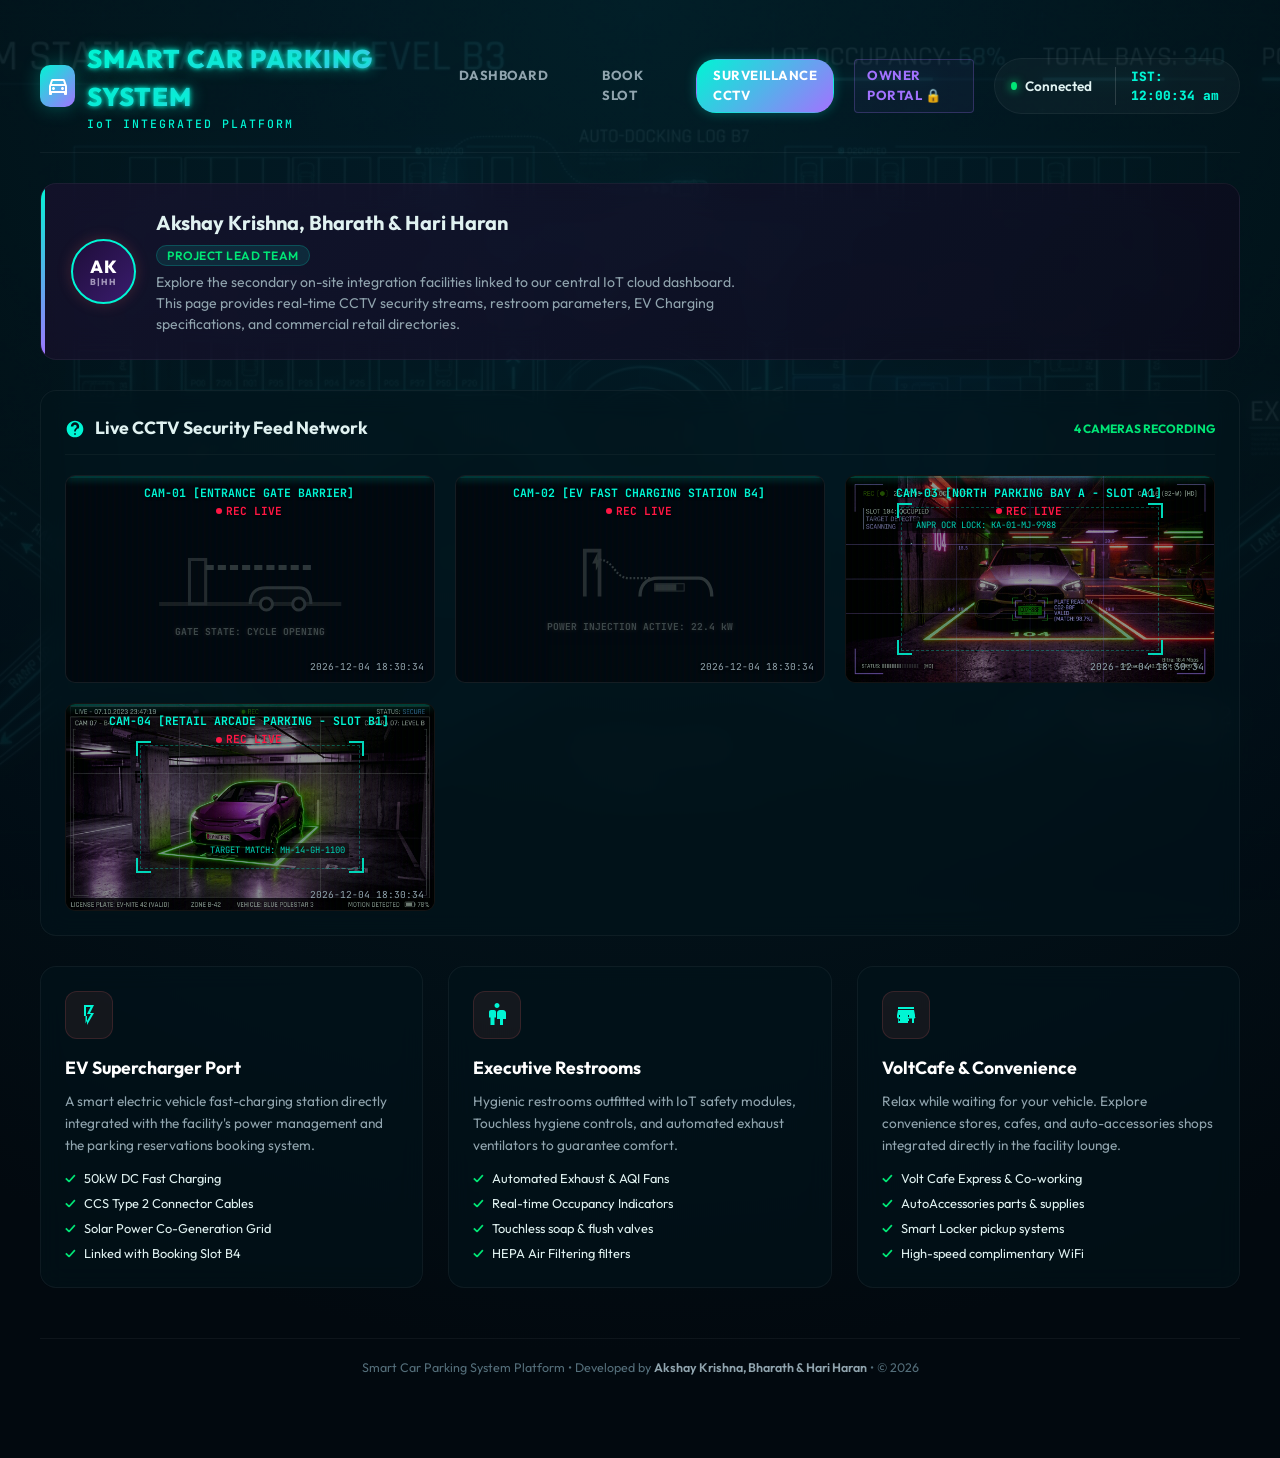
<file: facilities.html>
<!DOCTYPE html>
<html lang="en">
<head>
  <meta charset="UTF-8">
  <meta name="viewport" content="width=device-width, initial-scale=1.0">
  <meta name="description" content="On-site amenities and CCTV security surveillance dashboard for the Smart Parking System. Designed by Akshay Krishna.">
  <title>System Facilities | Smart Parking System</title>
  <link rel="stylesheet" href="style.css">
</head>
<body>

  <div class="app-container">
        <header>
      <div class="logo-section">
        <div class="logo-icon">
          <svg viewBox="0 0 24 24">
            <path d="M18.92 6.01C18.72 5.42 18.16 5 17.5 5h-11c-.66 0-1.21.42-1.42 1.01L3 12v8c0 .55.45 1 1 1h1c.55 0 1-.45 1-1v-1h12v1c0 .55.45 1 1 1h1c.55 0 1-.45 1-1v-8l-2.08-5.99zM6.85 7h10.29l1.04 3H5.81l1.04-3zM19 17H5v-5h14v5zM7.5 13c-.83 0-1.5.67-1.5 1.5S6.67 16 7.5 16s1.5-.67 1.5-1.5S8.33 13 7.5 13zm9 0c-.83 0-1.5.67-1.5 1.5s.67 1.5 1.5 1.5 1.5-.67 1.5-1.5-.67-1.5-1.5-1.5z"/>
          </svg>
        </div>
        <div class="logo-text">
          <h1 style="font-size: 1.6rem; font-weight: 800; text-transform: uppercase; letter-spacing: 1px; color: #fff; text-shadow: 0 0 15px rgba(0, 245, 212, 0.6), 0 0 5px var(--accent-primary); font-family: var(--font-main);">Smart Car Parking System</h1>
          <span style="font-family: var(--font-mono); color: var(--accent-primary); font-size: 0.72rem; letter-spacing: 2px;">IoT INTEGRATED PLATFORM</span>
        </div>
      </div>

      <nav class="nav-links">
        <a href="index.html" class="nav-item">Dashboard</a>
        <a href="booking.html" class="nav-item">Book Slot</a>
        <a href="facilities.html" class="nav-item active">Surveillance CCTV</a>
        <a href="owner.html" class="nav-item" style="color: var(--accent-secondary); border: 1px solid rgba(162,114,255,0.25); background: rgba(162,114,255,0.05); border-radius: 4px; padding: 6px 12px; transition: var(--transition-smooth);">Owner Portal 🔒</a>
      </nav>

      <div class="connection-badge" style="display:flex; align-items:center;">
        <span class="badge-dot pulsing"></span>
        <span>Connected</span>
        <span style="margin-left: 15px; border-left: 1px solid rgba(255,255,255,0.15); padding-left: 15px; font-family: var(--font-mono); color: var(--accent-primary); font-weight: 800; font-size: 0.8rem;" id="ist-clock">IST: 12:00:00 PM</span>
      </div>
    </header>
    <section class="creator-section" id="creator-spotlight">
      <div class="creator-info">
        <div class="creator-avatar" style="font-size: 1.1rem; text-align: center; line-height: 1.1; width: 65px; height: 65px; border-radius: 50%; display: flex; flex-direction: column; justify-content: center; align-items: center; background: linear-gradient(135deg, #1e0d38 0%, #3a1c6e 100%); border: 2px solid var(--accent-primary);">AK<span style="font-size:0.55rem; color:#A094B8; display:block;">B|HH</span></div>
        <div class="creator-details">
          <h2>Akshay Krishna, Bharath & Hari Haran</h2>
          <span class="role-badge" style="background: rgba(0, 245, 212, 0.1); color: var(--status-available); border: 1px solid rgba(0, 245, 212, 0.2)">Project Lead Team</span>
          <p class="creator-description">
            Explore the secondary on-site integration facilities linked to our central IoT cloud dashboard. This page provides real-time CCTV security streams, restroom parameters, EV Charging specifications, and commercial retail directories.
          </p>
        </div>
      </div>
    </section>
    <div class="glass-card">
      <div class="card-title">
        <div class="card-title-icon">
          <svg viewBox="0 0 24 24"><path d="M12 2C6.48 2 2 6.48 2 12s4.48 10 10 10 10-4.48 10-10S17.5 2 12 2zm1 17h-2v-2h2v2zm2.07-7.75l-.9.92C13.45 12.9 13 13.5 13 15h-2v-.5c0-1.1.45-2.1 1.17-2.83l1.24-1.26c.37-.36.59-.86.59-1.41 0-1.1-.9-2-2-2s-2 .9-2 2H7c0-2.76 2.24-5 5-5s5 2.24 5 5c0 1.04-.42 1.99-1.07 2.75z"/></svg>
          <span>Live CCTV Security Feed Network</span>
        </div>
        <span style="font-size:0.75rem; color:var(--status-available); font-weight:700">4 CAMERAS RECORDING</span>
      </div>

      <div class="cctv-grid" style="display: grid; grid-template-columns: repeat(auto-fit, minmax(280px, 1fr)); gap: 20px; margin-top: 15px;">
        
        <div class="cctv-camera-card" style="border: 1px solid rgba(255, 255, 255, 0.08); border-radius: var(--border-radius-md); overflow: hidden; background: #010a10; position: relative; aspect-ratio: 16/9;">
          <div class="cctv-feed-overlay" style="position: absolute; top: 8px; left: 10px; font-family: var(--font-mono); font-size: 0.6rem; color: #fff; z-index: 5; display: flex; flex-direction: column; gap: 2px;">
            <span class="cctv-cam-label" style="font-weight: 700; color: var(--accent-primary);">CAM-01 [ENTRANCE GATE BARRIER]</span>
            <span class="cctv-rec-badge" style="display: flex; align-items: center; gap: 4px;"><span class="rec-dot" style="width: 6px; height: 6px; border-radius: 50%; background: #ff1744; display: inline-block; animation: blink 1s infinite alternate;"></span>REC LIVE</span>
          </div>
          
          <div class="scan-line" style="position: absolute; top: 0; left: 0; width: 100%; height: 2px; background: rgba(0, 245, 212, 0.2); animation: scan 3s linear infinite; z-index: 4; box-shadow: 0 0 8px rgba(0, 245, 212, 0.6);"></div>
          <div class="cctv-static-overlay" style="position: absolute; top: 0; left: 0; right: 0; bottom: 0; background: repeating-linear-gradient(rgba(18, 16, 16, 0) 50%, rgba(0, 0, 0, 0.25) 50%), linear-gradient(90deg, rgba(255, 0, 0, 0.06), rgba(0, 255, 0, 0.02), rgba(0, 0, 255, 0.06)); background-size: 100% 4px, 6px 100%; pointer-events: none; z-index: 3; opacity: 0.4;"></div>
          
          <div class="cctv-visual-scene" style="width: 100%; height: 100%; display: flex; flex-direction: column; align-items: center; justify-content: center; position: relative;">
            <svg viewBox="0 0 100 50" style="width: 55%; height: auto; opacity: 0.6; fill: none; stroke: var(--accent-primary); stroke-width: 1.5;">
         
              <line x1="5" y1="42" x2="95" y2="42" stroke="#546E7A" stroke-width="2"/>
              
              <rect x="20" y="20" width="8" height="22" fill="rgba(255,255,255,0.05)" stroke="#90A4AE" stroke-width="1.5"/>
          
              <line x1="28" y1="24" x2="80" y2="24" id="cctv-gate-arm" stroke="#FFD600" stroke-width="2.5" stroke-dasharray="4,2" style="transform-origin: 28px 24px; animation: gateRotateLoop 6s ease-in-out infinite;"/>
             
              <path d="M50 42c0-5 2-8 8-8h16c4 0 6 3 6 8" fill="rgba(0, 245, 212, 0.1)" stroke="var(--accent-primary)"/>
              <circle cx="58" cy="42" r="3" fill="#02090f" stroke="var(--accent-primary)"/>
              <circle cx="74" cy="42" r="3" fill="#02090f" stroke="var(--accent-primary)"/>
            </svg>
            <span style="font-size:0.6rem; font-family:var(--font-mono); color:var(--status-available); font-weight:700; margin-top:5px; z-index: 2; text-shadow: 0 0 5px rgba(0, 230, 118, 0.4);" id="cctv-gate-txt">GATE STATE: CYCLE OPENING</span>
          </div>
          <div class="cctv-timestamp" id="timestamp-cam-1" style="position: absolute; bottom: 8px; right: 10px; font-family: var(--font-mono); font-size: 0.6rem; color: #90A4AE; z-index: 5;">00:00:00</div>
        </div>

       
        <div class="cctv-camera-card" style="border: 1px solid rgba(255, 255, 255, 0.08); border-radius: var(--border-radius-md); overflow: hidden; background: #010a10; position: relative; aspect-ratio: 16/9;">
          <div class="cctv-feed-overlay" style="position: absolute; top: 8px; left: 10px; font-family: var(--font-mono); font-size: 0.6rem; color: #fff; z-index: 5; display: flex; flex-direction: column; gap: 2px;">
            <span class="cctv-cam-label" style="font-weight: 700; color: var(--accent-primary);">CAM-02 [EV FAST CHARGING STATION B4]</span>
            <span class="cctv-rec-badge" style="display: flex; align-items: center; gap: 4px;"><span class="rec-dot" style="width: 6px; height: 6px; border-radius: 50%; background: #ff1744; display: inline-block; animation: blink 1s infinite alternate;"></span>REC LIVE</span>
          </div>
          
          <div class="scan-line" style="position: absolute; top: 0; left: 0; width: 100%; height: 2px; background: rgba(0, 245, 212, 0.2); animation: scan 3s linear infinite; animation-delay: 1s; z-index: 4; box-shadow: 0 0 8px rgba(0, 245, 212, 0.6);"></div>
          <div class="cctv-static-overlay" style="position: absolute; top: 0; left: 0; right: 0; bottom: 0; background: repeating-linear-gradient(rgba(18, 16, 16, 0) 50%, rgba(0, 0, 0, 0.25) 50%), linear-gradient(90deg, rgba(255, 0, 0, 0.06), rgba(0, 255, 0, 0.02), rgba(0, 0, 255, 0.06)); background-size: 100% 4px, 6px 100%; pointer-events: none; z-index: 3; opacity: 0.4;"></div>
          
     
          <div class="cctv-visual-scene" style="width: 100%; height: 100%; display: flex; flex-direction: column; align-items: center; justify-content: center; position: relative;">
            <svg viewBox="0 0 100 50" style="width: 50%; height: auto; opacity: 0.65; fill: none; stroke: var(--status-available); stroke-width: 1.5;">
           
              <path d="M20 40V15h8v25" stroke="#90A4AE" stroke-width="2"/>
          
              <path d="M28 20c8 0 8 10 16 10h12" stroke="#FFD600" stroke-width="1.2" stroke-dasharray="1,1"/>
              
              <path d="M24 22l3-6v4h2l-3 6v-4z" fill="var(--status-available)" stroke="none" style="animation: pulse 1s infinite alternate;"/>
            
              <path d="M50 40c0-6 3-10 10-10h22c4 0 7 4 7 10" stroke="#00F5D4" stroke-width="1.8"/>
              
              <rect x="58" y="33" width="16" height="4" fill="rgba(0, 230, 118, 0.1)" stroke="var(--status-available)" stroke-width="0.5"/>
              <rect x="59" y="34" width="10" height="2" fill="var(--status-available)" style="animation: cctvChargeFill 4s linear infinite;"/>
            </svg>
            <span style="font-size:0.6rem; font-family:var(--font-mono); color:var(--status-available); font-weight:700; margin-top:5px; z-index: 2; text-shadow: 0 0 5px rgba(0, 230, 118, 0.4);">POWER INJECTION ACTIVE: 22.4 kW</span>
          </div>
          <div class="cctv-timestamp" id="timestamp-cam-2" style="position: absolute; bottom: 8px; right: 10px; font-family: var(--font-mono); font-size: 0.6rem; color: #90A4AE; z-index: 5;">00:00:00</div>
        </div>

      
        <div class="cctv-camera-card" style="border: 1px solid rgba(255, 255, 255, 0.08); border-radius: var(--border-radius-md); overflow: hidden; background: #000; position: relative; aspect-ratio: 16/9;">
          <div class="cctv-feed-overlay" style="position: absolute; top: 8px; left: 10px; font-family: var(--font-mono); font-size: 0.6rem; color: #fff; z-index: 5; display: flex; flex-direction: column; gap: 2px;">
            <span class="cctv-cam-label" style="font-weight: 700; color: var(--accent-primary);">CAM-03 [NORTH PARKING BAY A - SLOT A1]</span>
            <span class="cctv-rec-badge" style="display: flex; align-items: center; gap: 4px;"><span class="rec-dot" style="width: 6px; height: 6px; border-radius: 50%; background: #ff1744; display: inline-block; animation: blink 1s infinite alternate;"></span>REC LIVE</span>
          </div>
          
          <div class="scan-line" style="position: absolute; top: 0; left: 0; width: 100%; height: 2px; background: rgba(0, 245, 212, 0.25); animation: scan 3.5s linear infinite; animation-delay: 2s; z-index: 4; box-shadow: 0 0 8px rgba(0, 245, 212, 0.6);"></div>
          <div class="cctv-static-overlay" style="position: absolute; top: 0; left: 0; right: 0; bottom: 0; background: repeating-linear-gradient(rgba(18, 16, 16, 0) 50%, rgba(0, 0, 0, 0.3) 50%), linear-gradient(90deg, rgba(0, 255, 212, 0.05), rgba(0, 255, 0, 0.03), rgba(0, 0, 255, 0.05)); background-size: 100% 4px, 6px 100%; pointer-events: none; z-index: 3; opacity: 0.4;"></div>
          
         
          <div id="cctv-fallback-3" style="display: none; width: 100%; height: 100%; flex-direction: column; align-items: center; justify-content: center; position: absolute; top:0; left:0; background: #010a10;">
            <svg viewBox="0 0 100 50" style="width: 45%; opacity: 0.35; fill: none; stroke: var(--accent-primary); stroke-width: 1.5;">
              <line x1="10" y1="10" x2="10" y2="40" stroke="#fff" stroke-width="1.5" stroke-dasharray="2,2"/>
              <line x1="30" y1="10" x2="30" y2="40" stroke="#fff" stroke-width="1.5" stroke-dasharray="2,2"/>
              <line x1="50" y1="10" x2="50" y2="40" stroke="#fff" stroke-width="1.5" stroke-dasharray="2,2"/>
              <rect x="35" y="15" width="10" height="20" fill="rgba(0, 245, 212, 0.1)" stroke="var(--accent-primary)" stroke-width="1"/>
            </svg>
            <span style="font-size:0.55rem; font-family:var(--font-mono); color:var(--accent-primary); opacity:0.8; margin-top:5px;">[CAMERA GRID FALLBACK ACTIVE]</span>
          </div>

    
          <img src="images/car1.jpg" alt="CCTV North Bay" onerror="this.style.display='none'; document.getElementById('cctv-fallback-3').style.display='flex';" style="width: 100%; height: 100%; object-fit: cover; opacity: 0.65; filter: sepia(0.2) hue-rotate(85deg) saturate(1.4) contrast(1.1); display: block; position: absolute; top:0; left:0; z-index: 1;">
          
         
          <div style="position: absolute; top: 15%; left: 15%; right: 15%; bottom: 15%; border: 1px dashed rgba(0, 245, 212, 0.35); pointer-events: none; z-index: 2;">
          
            <div style="position: absolute; top: -5px; left: -5px; width: 15px; height: 15px; border-top: 2px solid var(--accent-primary); border-left: 2px solid var(--accent-primary);"></div>
            <div style="position: absolute; top: -5px; right: -5px; width: 15px; height: 15px; border-top: 2px solid var(--accent-primary); border-right: 2px solid var(--accent-primary);"></div>
            <div style="position: absolute; bottom: -5px; left: -5px; width: 15px; height: 15px; border-bottom: 2px solid var(--accent-primary); border-left: 2px solid var(--accent-primary);"></div>
            <div style="position: absolute; bottom: -5px; right: -5px; width: 15px; height: 15px; border-bottom: 2px solid var(--accent-primary); border-right: 2px solid var(--accent-primary);"></div>
            
            <div style="position: absolute; top: 10px; left: 10px; font-family: var(--font-mono); font-size: 0.55rem; color: var(--accent-primary); background: rgba(0,0,0,0.6); padding: 1px 4px; border-radius: 2px;">ANPR OCR LOCK: KA-01-MJ-9988</div>
          </div>

          <div class="cctv-timestamp" id="timestamp-cam-3" style="position: absolute; bottom: 8px; right: 10px; font-family: var(--font-mono); font-size: 0.6rem; color: #90A4AE; z-index: 5;">00:00:00</div>
        </div>

        
        <div class="cctv-camera-card" style="border: 1px solid rgba(255, 255, 255, 0.08); border-radius: var(--border-radius-md); overflow: hidden; background: #000; position: relative; aspect-ratio: 16/9;">
          <div class="cctv-feed-overlay" style="position: absolute; top: 8px; left: 10px; font-family: var(--font-mono); font-size: 0.6rem; color: #fff; z-index: 5; display: flex; flex-direction: column; gap: 2px;">
            <span class="cctv-cam-label" style="font-weight: 700; color: var(--accent-primary);">CAM-04 [RETAIL ARCADE PARKING - SLOT B1]</span>
            <span class="cctv-rec-badge" style="display: flex; align-items: center; gap: 4px;"><span class="rec-dot" style="width: 6px; height: 6px; border-radius: 50%; background: #ff1744; display: inline-block; animation: blink 1s infinite alternate;"></span>REC LIVE</span>
          </div>
          
          <div class="scan-line" style="position: absolute; top: 0; left: 0; width: 100%; height: 2px; background: rgba(0, 245, 212, 0.25); animation: scan 4s linear infinite; animation-delay: 3s; z-index: 4; box-shadow: 0 0 8px rgba(0, 245, 212, 0.6);"></div>
          <div class="cctv-static-overlay" style="position: absolute; top: 0; left: 0; right: 0; bottom: 0; background: repeating-linear-gradient(rgba(18, 16, 16, 0) 50%, rgba(0, 0, 0, 0.3) 50%), linear-gradient(90deg, rgba(0, 255, 212, 0.05), rgba(0, 255, 0, 0.03), rgba(0, 0, 255, 0.05)); background-size: 100% 4px, 6px 100%; pointer-events: none; z-index: 3; opacity: 0.4;"></div>
          
        
          <div id="cctv-fallback-4" style="display: none; width: 100%; height: 100%; flex-direction: column; align-items: center; justify-content: center; position: absolute; top:0; left:0; background: #010a10;">
            <svg viewBox="0 0 100 50" style="width: 40%; opacity: 0.3; fill: none; stroke: var(--accent-primary); stroke-width: 1.5;">
              <rect x="20" y="15" width="25" height="25" fill="none" stroke="#fff" stroke-width="1.5"/>
              <rect x="55" y="15" width="25" height="25" fill="none" stroke="#fff" stroke-width="1.5"/>
              <circle cx="32" cy="22" r="3" fill="#fff"/>
            </svg>
            <span style="font-size:0.55rem; font-family:var(--font-mono); color:var(--accent-primary); opacity:0.8; margin-top:5px;">[CAMERA GRID FALLBACK ACTIVE]</span>
          </div>
          <img src="images/car2.jpg" alt="CCTV Retail Driveway" onerror="this.style.display='none'; document.getElementById('cctv-fallback-4').style.display='flex';" style="width: 100%; height: 100%; object-fit: cover; opacity: 0.65; filter: sepia(0.2) hue-rotate(85deg) saturate(1.4) contrast(1.1); display: block; position: absolute; top:0; left:0; z-index: 1;">
          
          <div style="position: absolute; top: 20%; left: 20%; right: 20%; bottom: 20%; border: 1px dashed rgba(0, 245, 212, 0.35); pointer-events: none; z-index: 2;">
            <div style="position: absolute; top: -5px; left: -5px; width: 15px; height: 15px; border-top: 2px solid var(--accent-primary); border-left: 2px solid var(--accent-primary);"></div>
            <div style="position: absolute; top: -5px; right: -5px; width: 15px; height: 15px; border-top: 2px solid var(--accent-primary); border-right: 2px solid var(--accent-primary);"></div>
            <div style="position: absolute; bottom: -5px; left: -5px; width: 15px; height: 15px; border-bottom: 2px solid var(--accent-primary); border-left: 2px solid var(--accent-primary);"></div>
            <div style="position: absolute; bottom: -5px; right: -5px; width: 15px; height: 15px; border-bottom: 2px solid var(--accent-primary); border-right: 2px solid var(--accent-primary);"></div>
            
            <div style="position: absolute; bottom: 10px; right: 10px; font-family: var(--font-mono); font-size: 0.55rem; color: var(--accent-primary); background: rgba(0,0,0,0.6); padding: 1px 4px; border-radius: 2px;">TARGET MATCH: MH-14-GH-1100</div>
          </div>

          <div class="cctv-timestamp" id="timestamp-cam-4" style="position: absolute; bottom: 8px; right: 10px; font-family: var(--font-mono); font-size: 0.6rem; color: #90A4AE; z-index: 5;">00:00:00</div>
        </div>
        
      </div>
    </div>

    <div class="facility-details-grid">
      <div class="glass-card facility-card">
        <div class="facility-card-icon">
          <svg viewBox="0 0 24 24"><path d="M7 2v11h3v9l7-12h-4l4-8H7zm2 2h4.5l-3.5 7h4l-5.5 9.5V13H9V4z"/></svg>
        </div>
        <h3>EV Supercharger Port</h3>
        <p>A smart electric vehicle fast-charging station directly integrated with the facility's power management and the parking reservations booking system.</p>
        <ul class="facility-features-list">
          <li>50kW DC Fast Charging</li>
          <li>CCS Type 2 Connector Cables</li>
          <li>Solar Power Co-Generation Grid</li>
          <li>Linked with Booking Slot B4</li>
        </ul>
      </div>
      <div class="glass-card facility-card">
        <div class="facility-card-icon">
          <svg viewBox="0 0 24 24"><path d="M5.5 22v-7.5H4V9c0-1.1.9-2 2-2h3c1.1 0 2 .9 2 2v5.5H9.5V22h-4zM18 22v-6h3V10c0-1.66-1.34-3-3-3h-3c-1.66 0-3 1.34-3 3v6h3v6h3zm-6-17c1.38 0 2.5-1.12 2.5-2.5S13.38 0 12 0s-2.5 1.12-2.5 2.5S10.62 5 12 5z"/></svg>
        </div>
        <h3>Executive Restrooms</h3>
        <p>Hygienic restrooms outfitted with IoT safety modules, Touchless hygiene controls, and automated exhaust ventilators to guarantee comfort.</p>
        <ul class="facility-features-list">
          <li>Automated Exhaust & AQI Fans</li>
          <li>Real-time Occupancy Indicators</li>
          <li>Touchless soap & flush valves</li>
          <li>HEPA Air Filtering filters</li>
        </ul>
      </div>
      <div class="glass-card facility-card">
        <div class="facility-card-icon">
          <svg viewBox="0 0 24 24"><path d="M20 4H4v2h16V4zm1 10v-2l-1-5H4l-1 5v2c0 .83.67 1.5 1.5 1.5L4 20h10v-4.5h4V20h2v-4.5c.83 0 1.5-.67 1.5-1.5zM6 18H5v-2h1v2zm0-4H5v-2h1v2zm9 4h-1v-2h1v2zm0-4h-1v-2h1v2z"/></svg>
        </div>
        <h3>VoltCafe & Convenience</h3>
        <p>Relax while waiting for your vehicle. Explore convenience stores, cafes, and auto-accessories shops integrated directly in the facility lounge.</p>
        <ul class="facility-features-list">
          <li>Volt Cafe Express & Co-working</li>
          <li>AutoAccessories parts & supplies</li>
          <li>Smart Locker pickup systems</li>
          <li>High-speed complimentary WiFi</li>
        </ul>
      </div>

    </div>

    <footer>
      <p>Smart Car Parking System Platform &bull; Developed by <a href="index.html#creator-spotlight">Akshay Krishna, Bharath & Hari Haran</a> &bull; &copy; 2026</p>
    </footer>

  </div>

  <script>
    function updateCCTVClocks() {
      const now = new Date();
      const pad = (n) => String(n).padStart(2, '0');
      const dateStr = `${now.getFullYear()}-${pad(now.getMonth()+1)}-${pad(now.getDate())}`;
      const timeStr = `${pad(now.getHours())}:${pad(now.getMinutes())}:${pad(now.getSeconds())}`;
      
      const combined = `${dateStr} ${timeStr}`;
      
      document.getElementById('timestamp-cam-1').textContent = combined;
      document.getElementById('timestamp-cam-2').textContent = combined;
      document.getElementById('timestamp-cam-3').textContent = combined;
      document.getElementById('timestamp-cam-4').textContent = combined;
    }
    updateCCTVClocks();
    setInterval(updateCCTVClocks, 1000);
    function updateISTClock() {
      const clockEl = document.getElementById('ist-clock');
      if (clockEl) {
        const now = new Date();
        clockEl.textContent = 'IST: ' + now.toLocaleTimeString('en-IN', { timeZone: 'Asia/Kolkata', hour: '2-digit', minute: '2-digit', second: '2-digit' });
      }
    }
    updateISTClock();
    setInterval(updateISTClock, 1000);
  </script>
</body>
</html>
</file>
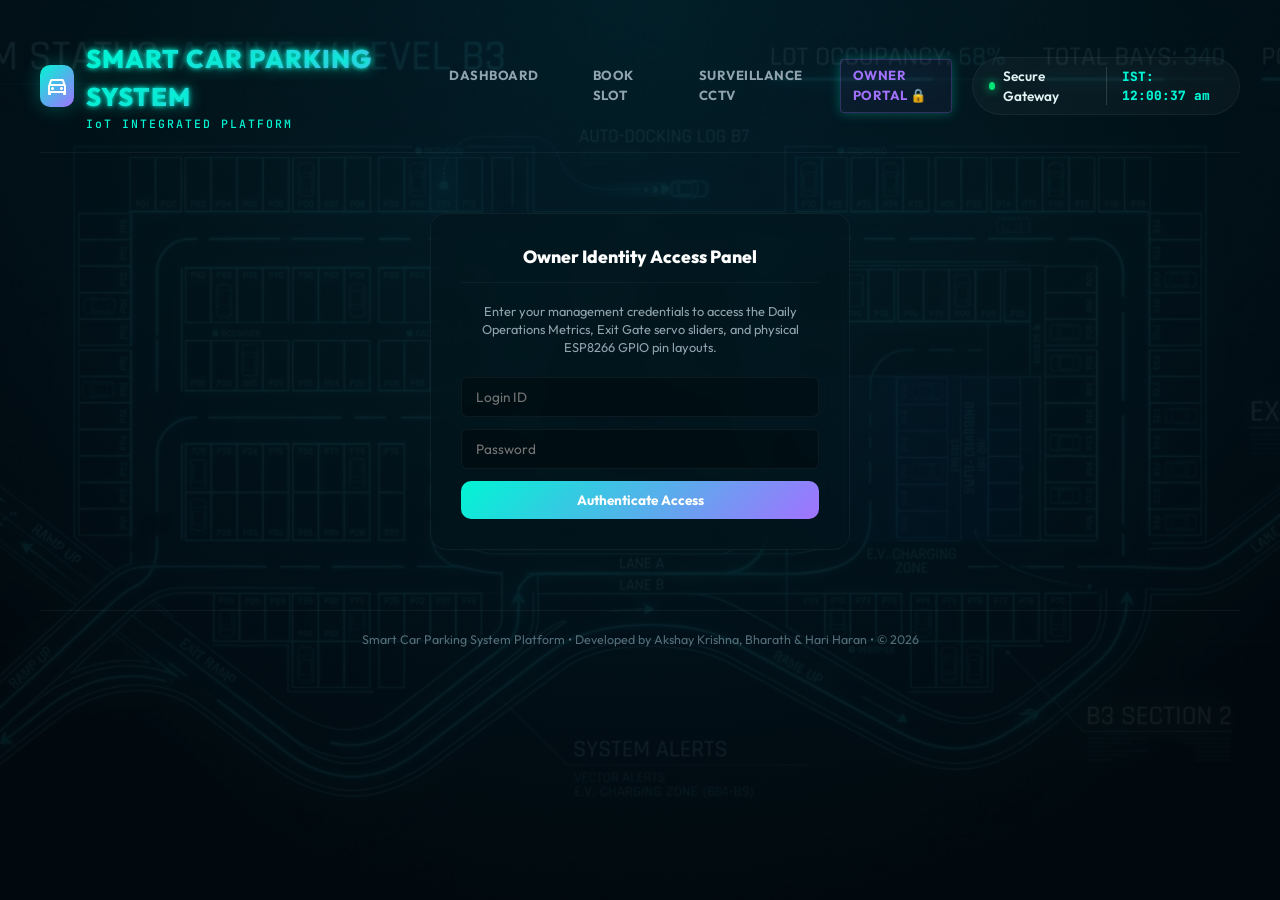
<file: owner.html>
<!DOCTYPE html>
<html lang="en">
<head>
  <meta charset="UTF-8">
  <meta name="viewport" content="width=device-width, initial-scale=1.0">
  <meta name="description" content="Secure Owner Operations Panel for Smart Car Parking System. Unlocks Daily Audits, Gate Controls, and Schematics.">
  <title>Owner Portal | Smart Car Parking System</title>
  <link rel="stylesheet" href="style.css">
  <style>
    .owner-layout-grid {
      display: grid;
      grid-template-columns: 240px 1fr;
      gap: 30px;
      margin-top: 20px;
    }
    @media (max-width: 900px) {
      .owner-layout-grid {
        grid-template-columns: 1fr;
      }
    }
    .owner-sidebar-nav {
      display: flex;
      flex-direction: column;
      gap: 10px;
    }
    .owner-nav-btn {
      background: rgba(255, 255, 255, 0.02);
      border: 1px solid rgba(255, 255, 255, 0.05);
      border-radius: var(--border-radius-md);
      padding: 12px 18px;
      color: var(--text-secondary);
      text-decoration: none;
      font-weight: 600;
      transition: var(--transition-smooth);
      text-align: left;
      cursor: pointer;
      font-family: var(--font-main);
    }
    .owner-nav-btn:hover, .owner-nav-btn.active {
      color: var(--accent-primary);
      border-color: var(--accent-primary);
      background: rgba(0, 245, 212, 0.03);
    }

    /* Gate physical arm */
    .servo-simulation-wrapper {
      position: relative;
      height: 130px;
      background: rgba(0,0,0,0.25);
      border-radius: var(--border-radius-md);
      border: 1px solid rgba(255,255,255,0.04);
      margin-bottom: 20px;
      display: flex;
      align-items: center;
      justify-content: center;
    }
    .servo-base-block {
      width: 40px;
      height: 40px;
      background: #455A64;
      border: 2px solid #fff;
      border-radius: 6px;
      position: relative;
      z-index: 10;
    }
    .servo-barrier-arm {
      position: absolute;
      width: 140px;
      height: 8px;
      background: repeating-linear-gradient(45deg, #FFD600, #FFD600 10px, #000 10px, #000 20px);
      border-radius: 4px;
      left: 50%;
      top: calc(50% - 4px);
      transform-origin: 0% 50%;
      transform: rotate(0deg);
      transition: transform 0.6s cubic-bezier(0.25, 0.8, 0.25, 1.2);
    }
    .servo-barrier-arm.open {
      transform: rotate(-90deg);
    }
    .rfid-graphic-box {
      width: 130px;
      height: 130px;
      border: 3px dashed var(--accent-primary);
      border-radius: 50%;
      display: flex;
      flex-direction: column;
      align-items: center;
      justify-content: center;
      margin: 15px auto;
      cursor: pointer;
      background: rgba(255,255,255,0.02);
      transition: var(--transition-smooth);
    }
    .rfid-graphic-box:hover {
      background: rgba(0, 245, 212, 0.05);
      transform: scale(1.03);
    }
    .rfid-graphic-box.scanning {
      animation: scanningPulse 1.2s infinite ease-in-out;
      border-color: var(--status-available);
    }
    @keyframes scanningPulse {
      0% { box-shadow: 0 0 0 0 rgba(0, 230, 118, 0.3); }
      70% { box-shadow: 0 0 0 15px rgba(0, 230, 118, 0); }
      100% { box-shadow: 0 0 0 0 rgba(0, 230, 118, 0); }
    }
  </style>
</head>
<body>

  <div class="app-container">
    
    <!-- Top Header -->
    <header>
      <div class="logo-section">
        <div class="logo-icon">
          <svg viewBox="0 0 24 24">
            <path d="M18.92 6.01C18.72 5.42 18.16 5 17.5 5h-11c-.66 0-1.21.42-1.42 1.01L3 12v8c0 .55.45 1 1 1h1c.55 0 1-.45 1-1v-1h12v1c0 .55.45 1 1 1h1c.55 0 1-.45 1-1v-8l-2.08-5.99zM6.85 7h10.29l1.04 3H5.81l1.04-3zM19 17H5v-5h14v5zM7.5 13c-.83 0-1.5.67-1.5 1.5S6.67 16 7.5 16s1.5-.67 1.5-1.5S8.33 13 7.5 13zm9 0c-.83 0-1.5.67-1.5 1.5s.67 1.5 1.5 1.5 1.5-.67 1.5-1.5-.67-1.5-1.5-1.5z"/>
          </svg>
        </div>
        <div class="logo-text">
          <h1 style="font-size: 1.6rem; font-weight: 800; text-transform: uppercase; letter-spacing: 1px; color: #fff; text-shadow: 0 0 15px rgba(0, 245, 212, 0.6), 0 0 5px var(--accent-primary); font-family: var(--font-main);">Smart Car Parking System</h1>
          <span style="font-family: var(--font-mono); color: var(--accent-primary); font-size: 0.72rem; letter-spacing: 2px;">IoT INTEGRATED PLATFORM</span>
        </div>
      </div>

      <nav class="nav-links">
        <a href="index.html" class="nav-item">Dashboard</a>
        <a href="booking.html" class="nav-item">Book Slot</a>
        <a href="facilities.html" class="nav-item">Surveillance CCTV</a>
        <a href="owner.html" class="nav-item active" style="color: var(--accent-secondary); border: 1px solid rgba(162,114,255,0.25); background: rgba(162,114,255,0.05); border-radius: 4px; padding: 6px 12px;">Owner Portal 🔒</a>
      </nav>

      <div class="connection-badge" style="display:flex; align-items:center;">
        <span class="badge-dot pulsing"></span>
        <span>Secure Gateway</span>
        <span style="margin-left: 15px; border-left: 1px solid rgba(255,255,255,0.15); padding-left: 15px; font-family: var(--font-mono); color: var(--accent-primary); font-weight: 800; font-size: 0.8rem;" id="ist-clock">IST: 12:00:00 PM</span>
      </div>
    </header>

    <!-- Secure Authentication Prompt -->
    <div id="owner-auth-container" style="max-width: 420px; margin: 60px auto; padding: 30px;" class="glass-card">
      <div class="card-title" style="justify-content: center; margin-bottom: 20px;">
        <span style="font-size: 1.1rem; font-weight: 800; color: #fff;">Owner Identity Access Panel</span>
      </div>
      <p style="font-size:0.8rem; color:var(--text-secondary); text-align:center; line-height:1.4; margin-bottom:20px;">Enter your management credentials to access the Daily Operations Metrics, Exit Gate servo sliders, and physical ESP8266 GPIO pin layouts.</p>
      
      <div style="display:flex; flex-direction:column; gap:12px;">
        <input type="text" id="owner-portal-user" placeholder="Login ID" style="background:rgba(0,0,0,0.3); border:1px solid rgba(255,255,255,0.05); color:#fff; padding:10px 14px; border-radius:6px; font-size:0.85rem; font-family:var(--font-main); outline:none;">
        <input type="password" id="owner-portal-pass" placeholder="Password" style="background:rgba(0,0,0,0.3); border:1px solid rgba(255,255,255,0.05); color:#fff; padding:10px 14px; border-radius:6px; font-size:0.85rem; font-family:var(--font-main); outline:none;">
        <button class="btn" onclick="verifyPortalLogin()" style="padding: 10px; font-size: 0.85rem;">Authenticate Access</button>
      </div>
      <span id="portal-error-msg" style="color:var(--status-occupied); font-size:0.75rem; font-weight:bold; display:none; text-align:center; margin-top:12px;">Invalid Credentials. Access Denied.</span>
    </div>

    <div id="owner-dashboard-container" class="owner-layout-grid" style="display: none;">
      
      <div class="owner-sidebar-nav">
        <button class="owner-nav-btn active" id="btn-tab-report" onclick="switchOwnerTab('report')">📋 Operations Audits</button>
        <button class="owner-nav-btn" id="btn-tab-gate" onclick="switchOwnerTab('gate')">🚧 Exit Gate Control</button>
        <button class="owner-nav-btn" id="btn-tab-hw" onclick="switchOwnerTab('hw')">⚙️ Hardware Wiring</button>
        <button class="owner-nav-btn" onclick="portalLogout()" style="margin-top: 30px; border-color: var(--status-occupied); color: var(--status-occupied); background: rgba(255,23,68,0.02);">Logout Session</button>
      </div>
      <div class="owner-main-content">
        <div id="owner-tab-report" class="glass-card" style="padding: 30px;">
          <div class="card-title">
            <div class="card-title-icon">
              <svg viewBox="0 0 24 24"><path d="M19 3h-1V1h-2v2H8V1H6v2H5c-1.11 0-2 .9-2 2v14c0 1.1.89 2 2 2h14c1.1 0 2-.9 2-2V5c0-1.1-.9-2-2-2zm0 16H5V8h14v11zM7 10h5v5H7z"/></svg>
              <span>Daily Operations Report (Owner's Desk)</span>
            </div>
            <span style="font-size:0.75rem; color:var(--status-available); font-weight:700;">AUDIT ONLINE</span>
          </div>

          <div style="display:grid; grid-template-columns:1fr 1fr; gap:20px; margin:20px 0;">
            <div style="background:rgba(0, 0, 0, 0.25); border:1px solid rgba(255,255,255,0.04); border-radius:var(--border-radius-md); padding:20px; text-align:center;">
              <span style="font-size:0.8rem; color:var(--text-secondary); display:block; margin-bottom:5px;">Total Revenue Collected Today</span>
              <span style="font-size:1.8rem; font-weight:800; color:var(--status-available); font-family:var(--font-mono)" id="report-revenue-portal">₹1,440</span>
            </div>
            <div style="background:rgba(0, 0, 0, 0.25); border:1px solid rgba(255,255,255,0.04); border-radius:var(--border-radius-md); padding:20px; text-align:center;">
              <span style="font-size:0.8rem; color:var(--text-secondary); display:block; margin-bottom:5px;">Vehicles Audited & Checked Out</span>
              <span style="font-size:1.8rem; font-weight:800; color:var(--accent-secondary); font-family:var(--font-mono)" id="report-count-portal">12 Cars</span>
            </div>
          </div>
          
          <div style="font-size:0.85rem; color:var(--text-secondary); line-height:1.6; margin-bottom:25px; display:flex; flex-direction:column; gap:10px;">
            <div style="display:flex; justify-content:space-between; border-bottom: 1px solid rgba(255,255,255,0.02); padding-bottom:8px;"><span>Active Manager Session:</span><span style="font-weight:700; color:var(--accent-primary);" id="logged-owner-name-display">Bharath</span></div>
            <div style="display:flex; justify-content:space-between; border-bottom: 1px solid rgba(255,255,255,0.02); padding-bottom:8px;"><span>Peak Load Times:</span><span style="font-weight:700; color:#fff;">11:00 AM - 04:00 PM</span></div>
            <div style="display:flex; justify-content:space-between; border-bottom: 1px solid rgba(255,255,255,0.02); padding-bottom:8px;"><span>EV fast-charging grid load:</span><span style="font-weight:700; color:#fff;">64.2 kWh (Total: ₹770.40)</span></div>
            <div style="display:flex; justify-content:space-between; padding-bottom:8px;"><span>Security Status:</span><span style="font-weight:700; color:var(--status-available);">100% SECURED</span></div>
          </div>
          
          <button class="btn" onclick="downloadDailyReportPortal()" style="width:100%; padding:12px; font-size:0.88rem;">📥 Compile & Download Daily Audit Report (.txt)</button>

          <div style="margin-top: 30px; border-top: 1px solid rgba(255,255,255,0.06); padding-top: 25px;">
            <div class="card-title" style="margin-bottom: 15px;">
              <div class="card-title-icon">
                <svg viewBox="0 0 24 24"><path d="M12 2C6.48 2 2 6.48 2 12s4.48 10 10 10 10-4.48 10-10S17.5 2 12 2zm1 17h-2v-2h2v2zm2.07-7.75l-.9.92C13.45 12.9 13 13.5 13 15h-2v-.5c0-1.1.45-2.1 1.17-2.83l1.24-1.26c.37-.36.59-.86.59-1.41 0-1.1-.9-2-2-2s-2 .9-2 2H7c0-2.76 2.24-5 5-5s5 2.24 5 5c0 1.04-.42 1.99-1.07 2.75z"/></svg>
                <span>Live Active Reservations Registry (Who & Where)</span>
              </div>
            </div>
            
            <div style="max-height: 180px; overflow-y: auto;">
              <table class="hw-spec-table">
                <thead>
                  <tr>
                    <th>Slot ID</th>
                    <th>Occupant Name</th>
                    <th>Phone Number</th>
                    <th>License Plate</th>
                    <th>Simulated Status</th>
                  </tr>
                </thead>
                <tbody id="owner-active-bookings-tbody">
                </tbody>
              </table>
            </div>
          </div>
        </div>

        <div id="owner-tab-gate" class="glass-card" style="padding: 30px; display:none;">
          <div class="card-title" style="margin-bottom: 20px;">
            <div class="card-title-icon">
              <svg viewBox="0 0 24 24"><path d="M12 2C6.48 2 2 6.48 2 12s4.48 10 10 10 10-4.48 10-10S17.5 2 12 2zm-1 17.93c-3.95-.49-7-3.85-7-7.93 0-.62.08-1.21.21-1.79L9 15v1c0 1.1.9 2 2 2v1.93zm6.9-2.54c-.26-.81-1-1.39-1.9-1.39h-1v-3c0-.55-.45-1-1-1H8v-2h2c.55 0 1-.45 1-1V7h2c1.12 0 2.05-.74 2.37-1.75C17.1 6.85 18 9.32 18 12c0 2.08-.63 4-1.1 5.39z"/></svg>
              <span>D4 SG90 Servo Exit Barrier Control (0° to 90°)</span>
            </div>
            <span class="gate-status-text" id="gate-status-label" style="font-size:0.75rem; color:var(--status-occupied); font-weight:700;">CLOSED</span>
          </div>

          <div style="display: grid; grid-template-columns: 1fr 1fr; gap: 20px;">
            <div>
              <div class="servo-simulation-wrapper">
                <div class="servo-base-block"></div>
                <div class="servo-barrier-arm" id="gate-arm"></div>
                
                <div style="position:absolute; top:12px; right:15px; display:flex; gap:10px;">
                  <div id="led-red" style="width:12px; height:12px; border-radius:50%; background:#FF1744; box-shadow:0 0 10px rgba(255,23,68,0.7);"></div>
                  <div id="led-green" style="width:12px; height:12px; border-radius:50%; background:#332448; transition:all 0.3s;"></div>
                </div>
              </div>

              <div class="modal-form-group">
                <div style="display:flex; justify-content:space-between; margin-bottom:8px;">
                  <label>Manual SG90 Servo Control Angle</label>
                  <span style="font-family:var(--font-mono); font-size:0.8rem; color:#fff;" id="gate-angle-display">Gate Angle: 0°</span>
                </div>
                <input type="range" class="sensor-slider" id="servo-angle-slider" min="0" max="90" value="0">
              </div>

              <div style="display:grid; grid-template-columns:1fr 1fr; gap:10px; margin-top:15px;">
                <button class="btn" onclick="setGateAngle(90)" style="background:var(--status-available);">Open Gate (90°)</button>
                <button class="btn btn-secondary" onclick="setGateAngle(0)">Close Gate (0°)</button>
              </div>
            </div>

            <div style="background: rgba(0,0,0,0.15); border:1px solid rgba(255,255,255,0.03); padding: 15px; border-radius: var(--border-radius-md); display:flex; flex-direction:column; justify-content:space-between;">
              <div class="rfid-graphic-box" id="rfid-sensor" onclick="triggerMockSwipe()">
                <svg style="width:32px; height:32px; fill:var(--accent-primary); margin-bottom:5px;" viewBox="0 0 24 24"><path d="M4 6H2v14c0 1.1.9 2 2 2h14v-2H4V6zm16-4H8c-1.1 0-2 .9-2 2v12c0 1.1.9 2 2 2h12c1.1 0 2-.9 2-2V4c0-1.1-.9-2-2-2zm0 14H8V4h12v12z"/></svg>
                <span style="font-size:0.55rem; color:var(--text-muted); text-transform:uppercase; font-weight:bold;">RFID Swipe</span>
              </div>
              <div class="modal-form-group">
                <input type="text" class="modal-input" id="rfid-card-input" placeholder="UID Hex (e.g. 9B F5 CA 8D)" style="font-family:var(--font-mono); text-align:center; padding: 6px;">
              </div>
              <button class="btn btn-secondary" onclick="triggerMockSwipe()" style="font-size: 0.75rem; padding: 6px;">Swipe Mock Card</button>
            </div>
          </div>

          <div style="margin-top:25px;">
            <span style="font-size:0.8rem; font-weight:700; color:#fff; display:block; margin-bottom:8px;">RC522 RFID Card Swipes Database Log</span>
            <div style="max-height:120px; overflow-y:auto;">
              <table class="hw-spec-table">
                <thead>
                  <tr>
                    <th>Timestamp</th>
                    <th>Card UID Swiped</th>
                    <th>Status</th>
                    <th>Gate Action</th>
                  </tr>
                </thead>
                <tbody id="rfid-log-table-body">
                  <tr>
                    <td>16:04:12</td>
                    <td>0A 1F E5 99</td>
                    <td style="color:var(--status-available); font-weight:bold;">AUTHORIZED</td>
                    <td>Exit Gate Rotated 90°</td>
                  </tr>
                </tbody>
              </table>
            </div>
          </div>
        </div>

        <div id="owner-tab-hw" class="glass-card" style="padding: 30px; display:none;">
          <div class="card-title" style="margin-bottom:15px;">
            <div class="card-title-icon">
              <svg viewBox="0 0 24 24"><path d="M19 15c-1.1 0-2 .9-2 2v2H5V5h12v2c0 1.1.9 2 2 2h2v6h-2zm2-8h-2V5.41L20.59 7H21zm-2 11c0-.55-.45-1-1-1h-1V7c0-.55-.45-1-1-1H4c-.55 0-1 .45-1 1v12c0 .55.45 1 1 1h12c.55 0 1-.45 1-1v-1h1c.55 0 1-.45 1-1z"/></svg>
              <span>NodeMCU ESP8266 GPIO Controller pin mappings</span>
            </div>
          </div>
          
          <table class="hw-spec-table" style="margin-bottom:20px;">
            <thead>
              <tr>
                <th>Hardware Module</th>
                <th>Component Pin</th>
                <th>ESP8266 GPIO Pin</th>
                <th>Operating Voltage</th>
              </tr>
            </thead>
            <tbody>
              <tr><td><strong>HC-SR04 Slot A1</strong></td><td>Trigger / Echo</td><td>D0 (GPIO16) / D1 (GPIO5)</td><td>5.0V</td></tr>
              <tr><td><strong>HC-SR04 Slot A2</strong></td><td>Trigger / Echo</td><td>D2 (GPIO4) / D3 (GPIO0)</td><td>5.0V</td></tr>
              <tr><td><strong>MFRC522 RFID Card</strong></td><td>SDA / SCK / MOSI / MISO</td><td>D8 (CS) / D5 / D7 / D6</td><td>3.3V</td></tr>
              <tr><td><strong>SG90 Gate Servo</strong></td><td>PWM Signal</td><td>D4 (GPIO2)</td><td>5.0V</td></tr>
            </tbody>
          </table>

          <div class="card-title" style="margin-bottom:15px;">
            <div class="card-title-icon">
              <svg viewBox="0 0 24 24"><path d="M9.4 16.6L4.8 12l4.6-4.6L8 6l-6 6 6 6 1.4-1.4zm5.2 0l4.6-4.6-4.6-4.6L16 6l6 6-6 6-1.4-1.4z"/></svg>
              <span>Arduino C++ Controller Pin configuration</span>
            </div>
          </div>
          <pre style="background:#01050a; padding:15px; border-radius:var(--border-radius-md); font-family:var(--font-mono); font-size:0.75rem; color:#80cbc4; overflow-x:auto; border:1px solid rgba(255,255,255,0.03); max-height:220px; overflow-y:auto; line-height:1.4;">
#include &lt;ESP8266WiFi.h&gt;
#include &lt;Servo.h&gt;
#include &lt;SPI.h&gt;
#include &lt;MFRC522.h&gt;

#define TRIG_PIN_1 D0
#define ECHO_PIN_1 D1
#define SERVO_PIN  D4
#define SS_PIN     D8
#define RST_PIN    D3

MFRC522 rfid(SS_PIN, RST_PIN);
Servo gateServo;

void setup() {
  Serial.begin(115200);
  pinMode(TRIG_PIN_1, OUTPUT);
  pinMode(ECHO_PIN_1, INPUT);
  SPI.begin();
  rfid.PCD_Init();
  gateServo.attach(SERVO_PIN);
  gateServo.write(0);
}
          </pre>
        </div>

      </div>

    </div>
    <footer style="margin-top:60px;">
      <p>Smart Car Parking System Platform &bull; Developed by Akshay Krishna, Bharath & Hari Haran &bull; &copy; 2026</p>
    </footer>

  </div>

  <script>
    const ownerAccounts = [
      { id: "akshay_krishna", pass: "akshay123", name: "Akshay Krishna" },
      { id: "hari_haran", pass: "hari123", name: "Hari Haran" },
      { id: "bharath", pass: "bharath123", name: "Bharath" }
    ];

    document.addEventListener('DOMContentLoaded', () => {
      applySessionState();
      syncRevenueDisplay();
      
      renderActiveBookings();
      setInterval(renderActiveBookings, 2000);
      
      updateISTClock();
      setInterval(updateISTClock, 1000);
      
      const angleSlider = document.getElementById('servo-angle-slider');
      if (angleSlider) {
        angleSlider.addEventListener('input', (e) => {
          setGateAngle(parseInt(e.target.value));
        });
      }
    });

    function verifyPortalLogin() {
      const user = document.getElementById('owner-portal-user').value.trim();
      const pass = document.getElementById('owner-portal-pass').value.trim();
      const errMsg = document.getElementById('portal-error-msg');

      const match = ownerAccounts.find(acc => acc.id === user && acc.pass === pass);
      if (match) {
        sessionStorage.setItem('owner_logged_in', 'true');
        sessionStorage.setItem('logged_owner_name', match.name);
        applySessionState();
        if (errMsg) errMsg.style.display = 'none';
      } else {
        if (errMsg) errMsg.style.display = 'block';
      }
    }

    function applySessionState() {
      const isLoggedIn = sessionStorage.getItem('owner_logged_in') === 'true';
      const name = sessionStorage.getItem('logged_owner_name') || '';

      const authBlock = document.getElementById('owner-auth-container');
      const dashBlock = document.getElementById('owner-dashboard-container');
      const nameDisp = document.getElementById('logged-owner-name-display');

      if (isLoggedIn) {
        authBlock.style.display = 'none';
        dashBlock.style.display = 'grid';
        if (nameDisp) nameDisp.textContent = name;
      } else {
        authBlock.style.display = 'block';
        dashBlock.style.display = 'none';
        document.getElementById('owner-portal-user').value = '';
        document.getElementById('owner-portal-pass').value = '';
      }
    }

    function portalLogout() {
      sessionStorage.removeItem('owner_logged_in');
      sessionStorage.removeItem('logged_owner_name');
      applySessionState();
    }

    function switchOwnerTab(tabId) {
      document.getElementById('owner-tab-report').style.display = 'none';
      document.getElementById('owner-tab-gate').style.display = 'none';
      document.getElementById('owner-tab-hw').style.display = 'none';

      document.getElementById('btn-tab-report').classList.remove('active');
      document.getElementById('btn-tab-gate').classList.remove('active');
      document.getElementById('btn-tab-hw').classList.remove('active');

      document.getElementById(`owner-tab-${tabId}`).style.display = 'block';
      document.getElementById(`btn-tab-${tabId}`).classList.add('active');
    }

    function syncRevenueDisplay() {
      const rev = localStorage.getItem('daily_revenue') || '1440';
      const count = localStorage.getItem('audited_cars') || '12';
      
      const revEl = document.getElementById('report-revenue-portal');
      const countEl = document.getElementById('report-count-portal');
      if (revEl) revEl.textContent = '₹' + rev;
      if (countEl) countEl.textContent = count + ' Cars';
    }

    function downloadDailyReportPortal() {
      const rev = localStorage.getItem('daily_revenue') || '1440';
      const count = localStorage.getItem('audited_cars') || '12';
      const name = sessionStorage.getItem('logged_owner_name') || 'Auditor';
      const timestamp = new Date().toLocaleString();

      const reportText = `=====================================================
SMART CAR PARKING SYSTEM - DAILY OPERATIONS AUDIT REPORT
=====================================================
Generated On: ${timestamp}
Project Leads: Akshay Krishna, Bharath, Hari Haran
Manager Session: ${name}
Location Code: PKG-BLR-04

[FINANCIAL METRICS]
-----------------------------------------------------
- Total Revenue Collected Today: INR ₹${rev} (Includes booking and no-show penalty fines)
- Base Tariff Rate: ₹2.00 / minute
- EV Fast Charger Billing Share: ₹770.40 (64.2 kWh)

[TRAFFIC ANALYSIS]
-----------------------------------------------------
- Total Vehicles Checked Out: ${count} Cars
- Peak Occupancy Period: 11:00 AM - 04:00 PM
- Sensor Calibration Status: 100% ONLINE (10/10 nodes)

[BLOCKCHAIN LEDGER SPECIFICATIONS]
-----------------------------------------------------
- Smart Contract Ticket Protocol: ERC-721 NFT
- Ledger Net: Polygon Mainnet
- Mint Validation Index: TXN-NFT-9988A

Thank you,
Smart Parking Audit Bot
=====================================================`;

      const blob = new Blob([reportText], { type: 'text/plain' });
      const url = URL.createObjectURL(blob);
      const link = document.createElement('a');
      link.href = url;
      link.download = `smart_parking_daily_report_${new Date().toISOString().slice(0,10)}.txt`;
      document.body.appendChild(link);
      link.click();
      document.body.removeChild(link);
    }

    function setGateAngle(deg) {
      const gateArm = document.getElementById('gate-arm');
      const ledRed = document.getElementById('led-red');
      const ledGreen = document.getElementById('led-green');
      const statusLabel = document.getElementById('gate-status-label');
      const angleDisplay = document.getElementById('gate-angle-display');
      const angleSlider = document.getElementById('servo-angle-slider');

      if (angleDisplay) angleDisplay.textContent = `Gate Angle: ${deg}°`;
      if (angleSlider) angleSlider.value = deg;
      
      const rot = -(deg);
      if (gateArm) gateArm.style.transform = `rotate(${rot}deg)`;
      
      if (deg > 30) {
        if (statusLabel) {
          statusLabel.textContent = 'OPEN';
          statusLabel.style.color = 'var(--status-available)';
        }
        if (ledRed) {
          ledRed.style.backgroundColor = '#332448';
          ledRed.style.boxShadow = 'none';
        }
        if (ledGreen) {
          ledGreen.style.backgroundColor = 'var(--status-available)';
          ledGreen.style.boxShadow = '0 0 10px rgba(0,230,118,0.7)';
        }
      } else {
        if (statusLabel) {
          statusLabel.textContent = 'CLOSED';
          statusLabel.style.color = 'var(--status-occupied)';
        }
        if (ledGreen) {
          ledGreen.style.backgroundColor = '#332448';
          ledGreen.style.boxShadow = 'none';
        }
        if (ledRed) {
          ledRed.style.backgroundColor = 'var(--status-occupied)';
          ledRed.style.boxShadow = '0 0 10px rgba(255,23,68,0.7)';
        }
      }
    }

    function generateRandomRFID() {
      const chars = '0123456789ABCDEF';
      let uid = '';
      for (let i = 0; i < 4; i++) {
        uid += chars[Math.floor(Math.random() * 16)] + chars[Math.floor(Math.random() * 16)] + ' ';
      }
      return uid.trim();
    }

    function triggerMockSwipe() {
      const rfidSensor = document.getElementById('rfid-sensor');
      const rfidInput = document.getElementById('rfid-card-input');
      
      let uid = rfidInput.value.trim().toUpperCase();
      if (!uid) {
        uid = generateRandomRFID();
        rfidInput.value = uid;
      }

      if (rfidSensor) rfidSensor.classList.add('scanning');
      
      setTimeout(() => {
        if (rfidSensor) rfidSensor.classList.remove('scanning');
        
        const table = document.getElementById('rfid-log-table-body');
        const row = document.createElement('tr');
        const now = new Date();
        const pad = (n) => String(n).padStart(2, '0');
        const timestamp = `${pad(now.getHours())}:${pad(now.getMinutes())}:${pad(now.getSeconds())}`;
        
        row.innerHTML = `
          <td>${timestamp}</td>
          <td>${uid}</td>
          <td style="color:var(--status-available); font-weight:bold;">AUTHORIZED</td>
          <td>Exit Gate Rotated 90°</td>
        `;
        if (table) table.insertBefore(row, table.firstChild);
        
        setGateAngle(90);
        setTimeout(() => setGateAngle(0), 4000);
        
        localStorage.setItem('rfid_gate_swipe_event', `[RFID] Swiped tag UID: ${uid} in Owner Portal. Gate barrier cycle initiated.`);
      }, 800);
    }
    function renderActiveBookings() {
      const tbody = document.getElementById('owner-active-bookings-tbody');
      if (!tbody) return;
      
      const savedSlots = localStorage.getItem('smart_parking_slots');
      if (!savedSlots) {
        tbody.innerHTML = `<tr><td colspan="5" style="text-align:center; color:var(--text-secondary);">No slots synchronized.</td></tr>`;
        return;
      }
      
      const slotsList = JSON.parse(savedSlots);
      const active = slotsList.filter(s => s.status === 'reserved' || s.status === 'occupied');
      
      if (active.length === 0) {
        tbody.innerHTML = `<tr><td colspan="5" style="text-align:center; color:var(--text-secondary);">No active customer bookings found.</td></tr>`;
        return;
      }
      
      tbody.innerHTML = '';
      active.forEach(s => {
        const row = document.createElement('tr');
        const displayStatus = s.status === 'occupied' ? '<span style="color:var(--status-occupied); font-weight:bold;">FILLED</span>' : '<span style="color:var(--status-reserved); font-weight:bold;">RESERVED (VACANT)</span>';
        
        row.innerHTML = `
          <td style="font-family:var(--font-mono); font-weight:bold; color:var(--accent-primary);">${s.id}</td>
          <td>${s.occupant || 'Visitor'}</td>
          <td style="font-family:var(--font-mono);">${s.phone || 'No Phone Registered'}</td>
          <td style="font-family:var(--font-mono);">${s.plate || 'No Plate Registered'}</td>
          <td>${displayStatus}</td>
        `;
        tbody.appendChild(row);
      });
    }

    function updateISTClock() {
      const clockEl = document.getElementById('ist-clock');
      if (clockEl) {
        const now = new Date();
        clockEl.textContent = 'IST: ' + now.toLocaleTimeString('en-IN', { timeZone: 'Asia/Kolkata', hour: '2-digit', minute: '2-digit', second: '2-digit' });
      }
    }
  </script>
</body>
</html>
</file>
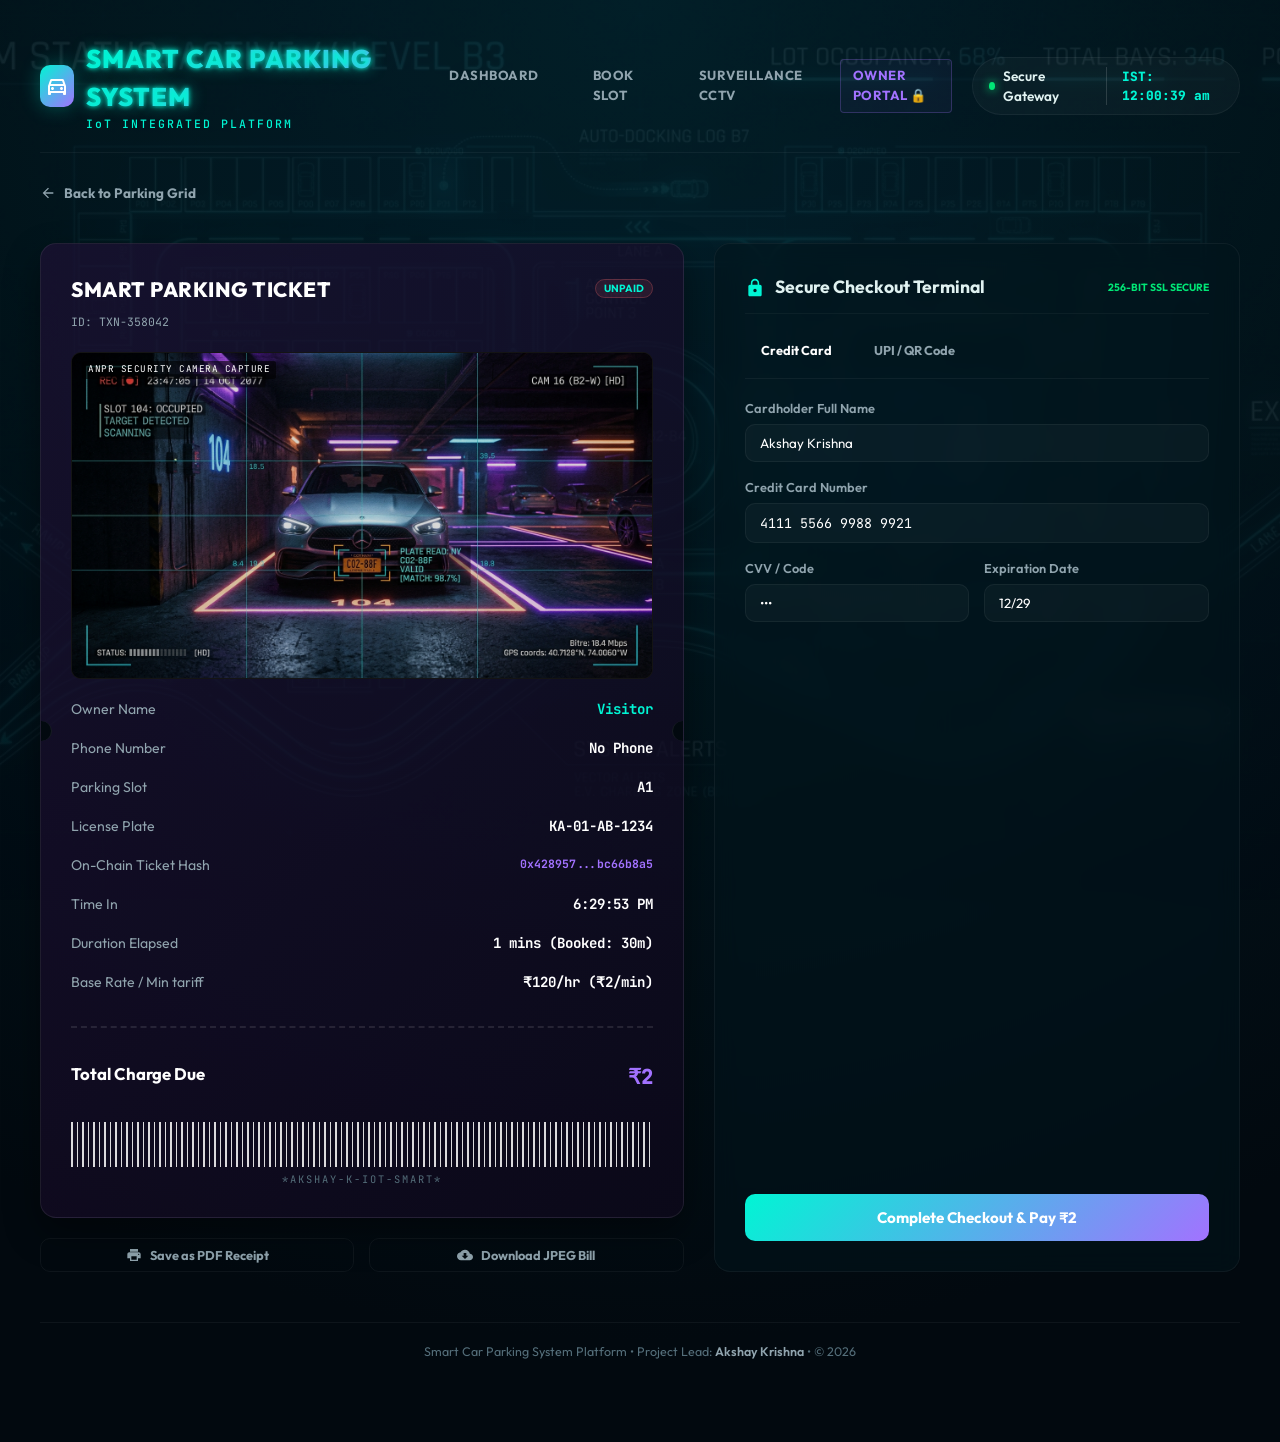
<file: payment.html>
<!DOCTYPE html>
<html lang="en">
<head>
  <meta charset="UTF-8">
  <meta name="viewport" content="width=device-width, initial-scale=1.0">
  <meta name="description" content="Secure checkout and parking invoice billing portal for the Smart Parking System. Designed by Akshay Krishna.">
  <title>Secure Parking Checkout | Smart Parking System</title>
  <link rel="stylesheet" href="style.css">
  <style>
    /* Add checkout page specific overrides */
    .payment-layout {
      display: grid;
      grid-template-columns: 1.1fr 0.9fr;
      gap: 30px;
      margin-top: 20px;
    }
    @media (max-width: 900px) {
      .payment-layout {
        grid-template-columns: 1fr;
      }
    }
    .back-btn {
      display: inline-flex;
      align-items: center;
      gap: 8px;
      color: var(--text-secondary);
      text-decoration: none;
      font-weight: 700;
      font-size: 0.85rem;
      margin-bottom: 20px;
      transition: var(--transition-smooth);
    }
    .back-btn:hover {
      color: var(--accent-primary);
      transform: translateX(-4px);
    }
    .back-btn svg {
      width: 16px;
      height: 16px;
      fill: currentColor;
    }
    
    /* Digital Ticket Styling */
    .ticket-container {
      background: linear-gradient(135deg, rgba(30, 16, 52, 0.7) 0%, rgba(15, 8, 28, 0.7) 100%);
      border: 1px solid rgba(255, 255, 255, 0.08);
      border-radius: var(--border-radius-lg);
      padding: 30px;
      position: relative;
      overflow: hidden;
      box-shadow: 0 15px 35px rgba(0,0,0,0.4);
    }
    .ticket-container::before, .ticket-container::after {
      content: '';
      position: absolute;
      width: 20px;
      height: 20px;
      background: var(--bg-color);
      border-radius: 50%;
      top: 50%;
      transform: translateY(-50%);
      z-index: 5;
    }
    .ticket-container::before { left: -10px; border-right: 1px solid rgba(255,255,255,0.08); }
    .ticket-container::after { right: -10px; border-left: 1px solid rgba(255,255,255,0.08); }
    
    .ticket-divider {
      border-top: 2px dashed rgba(255, 255, 255, 0.1);
      margin: 20px 0;
      position: relative;
    }
    
    /* Barcode Graphic */
    .barcode-wrapper {
      display: flex;
      flex-direction: column;
      align-items: center;
      margin-top: 20px;
      gap: 5px;
    }
    .barcode-lines {
      height: 45px;
      width: 100%;
      background: repeating-linear-gradient(
        90deg,
        #fff,
        #fff 2px,
        transparent 2px,
        transparent 6px,
        #fff 6px,
        #fff 7px,
        transparent 7px,
        transparent 11px
      );
      opacity: 0.85;
    }
    
    /* Receipt items */
    .bill-row {
      display: flex;
      justify-content: space-between;
      margin-bottom: 10px;
      font-size: 0.88rem;
    }
    .bill-row span:first-child {
      color: var(--text-secondary);
    }
    .bill-row span:last-child {
      font-weight: 700;
      color: #fff;
      font-family: var(--font-mono);
    }
    
    /* Print Layout Configuration */
    @media print {
      body {
        background: #fff !important;
        background-image: none !important;
        color: #000 !important;
      }
      .app-container > header, 
      .app-container > footer,
      .back-btn, 
      .payment-terminal-wrapper,
      .ticket-actions-row {
        display: none !important;
      }
      .app-container {
        padding: 0 !important;
        margin: 0 !important;
      }
      .ticket-container {
        background: #fff !important;
        color: #000 !important;
        border: 2px solid #000 !important;
        box-shadow: none !important;
        width: 100% !important;
        max-width: 500px !important;
        margin: 20px auto !important;
        padding: 30px !important;
        border-radius: 0 !important;
      }
      .ticket-container::before, .ticket-container::after {
        display: none !important;
      }
      .ticket-container * {
        color: #000 !important;
        text-shadow: none !important;
      }
      .ticket-divider {
        border-color: #000 !important;
      }
      .barcode-lines {
        background: repeating-linear-gradient(
          90deg,
          #000,
          #000 2px,
          transparent 2px,
          transparent 6px,
          #000 6px,
          #000 7px,
          transparent 7px,
          transparent 11px
        ) !important;
      }
      .cctv-img-wrapper {
        border-color: #000 !important;
      }
      .cctv-img-wrapper img {
        filter: grayscale(100%) !important;
        opacity: 1 !important;
      }
    }
    
    /* Transaction Success Animation overlay */
    .success-overlay {
      position: fixed;
      top: 0;
      left: 0;
      right: 0;
      bottom: 0;
      background: rgba(6, 2, 15, 0.95);
      backdrop-filter: blur(10px);
      z-index: 1000;
      display: flex;
      flex-direction: column;
      align-items: center;
      justify-content: center;
      opacity: 0;
      pointer-events: none;
      transition: var(--transition-smooth);
    }
    .success-overlay.active {
      opacity: 1;
      pointer-events: auto;
    }
    .success-check-icon {
      width: 80px;
      height: 80px;
      border-radius: 50%;
      background: var(--status-available);
      display: flex;
      align-items: center;
      justify-content: center;
      box-shadow: 0 0 30px var(--status-available-glow);
      margin-bottom: 20px;
      transform: scale(0.6);
      transition: transform 0.5s cubic-bezier(0.175, 0.885, 0.32, 1.275);
    }
    .success-overlay.active .success-check-icon {
      transform: scale(1);
    }
    .success-check-icon svg {
      width: 44px;
      height: 44px;
      fill: #000;
    }
  </style>
</head>
<body>

  <div class="app-container">
    
    <!-- Top Header -->
    <header>
      <div class="logo-section">
        <div class="logo-icon">
          <svg viewBox="0 0 24 24">
            <path d="M18.92 6.01C18.72 5.42 18.16 5 17.5 5h-11c-.66 0-1.21.42-1.42 1.01L3 12v8c0 .55.45 1 1 1h1c.55 0 1-.45 1-1v-1h12v1c0 .55.45 1 1 1h1c.55 0 1-.45 1-1v-8l-2.08-5.99zM6.85 7h10.29l1.04 3H5.81l1.04-3zM19 17H5v-5h14v5zM7.5 13c-.83 0-1.5.67-1.5 1.5S6.67 16 7.5 16s1.5-.67 1.5-1.5S8.33 13 7.5 13zm9 0c-.83 0-1.5.67-1.5 1.5s.67 1.5 1.5 1.5 1.5-.67 1.5-1.5-.67-1.5-1.5-1.5z"/>
          </svg>
        </div>
        <div class="logo-text">
          <h1 style="font-size: 1.6rem; font-weight: 800; text-transform: uppercase; letter-spacing: 1px; color: #fff; text-shadow: 0 0 15px rgba(0, 245, 212, 0.6), 0 0 5px var(--accent-primary); font-family: var(--font-main);">Smart Car Parking System</h1>
          <span style="font-family: var(--font-mono); color: var(--accent-primary); font-size: 0.72rem; letter-spacing: 2px;">IoT INTEGRATED PLATFORM</span>
        </div>
      </div>

      <nav class="nav-links">
        <a href="index.html" class="nav-item">Dashboard</a>
        <a href="booking.html" class="nav-item">Book Slot</a>
        <a href="facilities.html" class="nav-item">Surveillance CCTV</a>
        <a href="owner.html" class="nav-item" style="color: var(--accent-secondary); border: 1px solid rgba(162,114,255,0.25); background: rgba(162,114,255,0.05); border-radius: 4px; padding: 6px 12px; transition: var(--transition-smooth);">Owner Portal 🔒</a>
      </nav>

      <div class="connection-badge" style="display:flex; align-items:center;">
        <span class="badge-dot pulsing"></span>
        <span>Secure Gateway</span>
        <span style="margin-left: 15px; border-left: 1px solid rgba(255,255,255,0.15); padding-left: 15px; font-family: var(--font-mono); color: var(--accent-primary); font-weight: 800; font-size: 0.8rem;" id="ist-clock">IST: 12:00:00 PM</span>
      </div>
    </header>

    <!-- Back Button -->
    <a href="index.html" class="back-btn">
      <svg viewBox="0 0 24 24"><path d="M20 11H7.83l5.59-5.59L12 4l-8 8 8 8 1.41-1.41L7.83 13H20v-2z"/></svg>
      <span>Back to Parking Grid</span>
    </a>

    <!-- Checkout Portal Grid -->
    <div class="payment-layout">
      
      <!-- Left Panel: Printable Receipt Ticket -->
      <div style="display: flex; flex-direction: column; gap: 20px;">
        
        <div class="ticket-container" id="invoice-ticket">
          <!-- Ticket Header -->
          <div style="display: flex; justify-content: space-between; align-items: flex-start; margin-bottom: 20px;">
            <div>
              <h2 style="font-size: 1.3rem; font-weight: 800; color: #fff; text-transform: uppercase; letter-spacing: 0.5px; margin-bottom: 2px;">Smart Parking Ticket</h2>
              <span style="font-size: 0.72rem; color: var(--text-secondary); font-family: var(--font-mono);" id="ticket-id-txt">ID: TXN-8812A9</span>
            </div>
            <div style="text-align: right;">
              <span style="font-size: 0.65rem; background: rgba(255, 107, 107, 0.1); color: var(--accent-primary); border: 1px solid rgba(255,107,107,0.25); padding: 2px 8px; border-radius: 12px; font-weight: bold;">UNPAID</span>
            </div>
          </div>

          <!-- Parked Car Photo Display -->
          <div class="cctv-img-wrapper" style="border: 1px solid rgba(255, 255, 255, 0.08); border-radius: var(--border-radius-md); overflow: hidden; background: #000; position: relative; margin-bottom: 20px; aspect-ratio: 16/9;">
            <div style="position: absolute; top: 8px; left: 10px; font-family: var(--font-mono); font-size: 0.58rem; color: #fff; z-index: 2; background: rgba(0,0,0,0.6); padding: 2px 6px; border-radius: 2px; letter-spacing: 0.5px;">ANPR SECURITY CAMERA CAPTURE</div>
            <img id="bill-car-img" src="images/car1.jpg" alt="ANPR Camera Capture" style="width: 100%; height: 100%; object-fit: cover; display: block; opacity: 0.85;">
          </div>

          <!-- Bill details -->
          <div style="display: flex; flex-direction: column; gap: 8px;">
            <div class="bill-row">
              <span>Owner Name</span>
              <span id="bill-owner" style="color: var(--accent-primary); font-weight: bold;">--</span>
            </div>
            <div class="bill-row">
              <span>Phone Number</span>
              <span id="bill-phone" style="font-weight: bold; color: #fff;">--</span>
            </div>
            <div class="bill-row">
              <span>Parking Slot</span>
              <span id="bill-slot">--</span>
            </div>
            <div class="bill-row">
              <span>License Plate</span>
              <span id="bill-plate">--</span>
            </div>
            <div class="bill-row">
              <span>On-Chain Ticket Hash</span>
              <span id="bill-tx-hash" style="font-size: 0.72rem; color: #a272ff;">0x--</span>
            </div>
            <div class="bill-row">
              <span>Time In</span>
              <span id="bill-time-in">--</span>
            </div>
            <div class="bill-row">
              <span>Duration Elapsed</span>
              <span id="bill-duration">--</span>
            </div>
            <div class="bill-row" style="margin-bottom: 4px;">
              <span>Base Rate / Min tariff</span>
              <span>₹120/hr (₹2/min)</span>
            </div>
            
            <div class="ticket-divider"></div>

            <div class="bill-row" style="margin-top: 5px;">
              <span style="font-size: 1.05rem; font-weight: 700; color: #fff;">Total Charge Due</span>
              <span style="font-size: 1.3rem; font-weight: 800; color: var(--accent-secondary);" id="bill-total-cost">₹0.00</span>
            </div>
          </div>

          <!-- Barcode -->
          <div class="barcode-wrapper">
            <div class="barcode-lines"></div>
            <span style="font-family: var(--font-mono); font-size: 0.65rem; color: var(--text-muted); letter-spacing: 2px;">*AKSHAY-K-IOT-SMART*</span>
          </div>
        </div>

        <!-- Ticket Actions (PDF / Image print triggers) -->
        <div class="ticket-actions-row" style="display: grid; grid-template-columns: 1fr 1fr; gap: 15px;">
          <button class="btn btn-secondary" onclick="printReceipt()" style="display: flex; align-items: center; justify-content: center; gap: 8px;">
            <svg style="width:16px; height:16px; fill:currentColor;" viewBox="0 0 24 24"><path d="M19 8H5c-1.66 0-3 1.34-3 3v6h4v4h12v-4h4v-6c0-1.66-1.34-3-3-3zm-3 11H8v-5h8v5zm3-7c-.55 0-1-.45-1-1s.45-1 1-1 1 .45 1 1-.45 1-1 1zm-1-9H6v4h12V3z"/></svg>
            <span>Save as PDF Receipt</span>
          </button>
          <button class="btn btn-secondary" onclick="downloadReceiptAsImage()" style="display: flex; align-items: center; justify-content: center; gap: 8px;">
            <svg style="width:16px; height:16px; fill:currentColor;" viewBox="0 0 24 24"><path d="M19.35 10.04C18.67 6.59 15.64 4 12 4 9.11 4 6.6 5.64 5.35 8.04 2.34 8.36 0 10.91 0 14c0 3.31 2.69 6 6 6h13c2.76 0 5-2.24 5-5 0-2.64-2.05-4.78-4.65-4.96zM17 13l-5 5-5-5h3V9h4v4h3z"/></svg>
            <span>Download JPEG Bill</span>
          </button>
        </div>

      </div>

      <!-- Right Panel: Secure Payment Terminal -->
      <div class="payment-terminal-wrapper">
        <div class="glass-card" style="height: 100%; display: flex; flex-direction: column; justify-content: space-between; padding: 30px;">
          <div>
            <div class="card-title">
              <div class="card-title-icon">
                <svg viewBox="0 0 24 24"><path d="M18 8h-1V6c0-2.76-2.24-5-5-5S7 3.24 7 6v2H6c-1.1 0-2 .9-2 2v10c0 1.1.9 2 2 2h12c1.1 0 2-.9 2-2V10c0-1.1-.9-2-2-2zm-6 9c-1.1 0-2-.9-2-2s.9-2 2-2 2 .9 2 2-.9 2-2 2zm3.1-9H8.9V6c0-1.71 1.39-3.1 3.1-3.1 1.71 0 3.1 1.39 3.1 3.1v2z"/></svg>
                <span>Secure Checkout Terminal</span>
              </div>
              <span style="font-size:0.65rem; color:var(--status-available); font-weight:700;">256-BIT SSL SECURE</span>
            </div>

            <div class="payment-tabs" style="display: flex; gap: 10px; margin-bottom: 20px; border-bottom: 1px solid rgba(255,255,255,0.05); padding-bottom: 12px;">
              <button class="tab-btn active" id="pay-card-tab" style="padding: 8px 16px; font-size: 0.8rem; border: none; background: transparent; cursor: pointer;">Credit Card</button>
              <button class="tab-btn" id="pay-upi-tab" style="padding: 8px 16px; font-size: 0.8rem; border: none; background: transparent; cursor: pointer;">UPI / QR Code</button>
            </div>

            <!-- Card Payment Options -->
            <div id="payment-form-card">
              <div class="modal-form-group">
                <label>Cardholder Full Name</label>
                <input type="text" class="modal-input" id="card-name" value="Akshay Krishna">
              </div>
              <div class="modal-form-group">
                <label>Credit Card Number</label>
                <input type="text" class="modal-input" id="card-num" style="font-family: var(--font-mono);" value="4111 5566 9988 9921">
              </div>
              <div style="display: grid; grid-template-columns: 1fr 1fr; gap: 15px;">
                <div class="modal-form-group">
                  <label>CVV / Code</label>
                  <input type="password" class="modal-input" id="card-cvv" value="789">
                </div>
                <div class="modal-form-group">
                  <label>Expiration Date</label>
                  <input type="text" class="modal-input" id="card-expiry" value="12/29">
                </div>
              </div>
            </div>

            <!-- UPI Payment Options -->
            <div id="payment-form-upi" style="display: none; flex-direction: column; align-items: center; justify-content: center; padding: 20px 10px;">
              <div style="width: 140px; height: 140px; background: #fff; padding: 8px; border-radius: 8px; display: flex; align-items: center; justify-content: center; position: relative; box-shadow: 0 10px 20px rgba(0,0,0,0.3);">
                <svg viewBox="0 0 29 29" style="width: 100%; height: 100%; fill: #000; shape-rendering: crispEdges;">
                  <path d="M0 0h7v7H0zm1 1v5h5V1zm8 0h3v1h-1v1H9v2h2v1H9v1h3V0H9zm5 0h4v1h-3v1h2v1h-2v1h1v1h-1v2h2v-4h1v2h1V1h-2V0h4v2h-1v1h1v4h-3v-1h1v-1h-2v1h-1v-2h-1v1h-1v-1h-1v2H9V5H8V4h1V3H8v1H7V3H6V2H5V1H4V0h1v1h1v1h1v1h1v-2H6V0H3v1h1V0H1v1h1V0H0v18h7v-7H0zm25 0h4v7h-4zm1 1v5h2V1zm-17 8h1v1h-1zm1 1h1v1h-1zm-1 1h1v1h-1zm5-4h1v2h-1zm2 1h1v1h-1zm-1 1h1v1h-1zm-2 2h3v1h-3zm6-5h1v1h-1zm1 1h1v1h-1zm-1 1h1v1h-1zm-4 4h3v1h-3zm-6-5h1v1h-1zm1 1h1v1h-1zm-1 1h1v1h-1zm-3-4h3v1H9v1h2v1H9v1h3V8H9V5H8V4h1V3H8v1H7V3H6V2H5V1h1z" />
                </svg>
                <div style="position: absolute; width: 28px; height: 28px; background: var(--status-available); border-radius: 6px; border: 2.5px solid #fff; display: flex; align-items: center; justify-content: center; font-size: 0.72rem; font-weight: 800; color: #000; font-family: var(--font-main);">UPI</div>
              </div>
              <span style="font-size: 0.72rem; color: var(--text-secondary); margin-top: 15px; font-family: var(--font-mono); text-align: center;">Scan QR Code using GPay, Paytm or PhonePe</span>
            </div>
          </div>

          <button class="btn btn-payment" id="btn-complete-pay" style="width: 100%; padding: 14px; font-size: 0.95rem; background: var(--accent-gradient); margin-top: 30px;">
            Complete Payment & Exit Lot
          </button>
        </div>
      </div>

    </div>

    <!-- Success overlay check -->
    <div class="success-overlay" id="success-screen">
      <div class="success-check-icon">
        <svg viewBox="0 0 24 24"><path d="M9 16.17L4.83 12l-1.42 1.41L9 19 21 7l-1.41-1.41z"/></svg>
      </div>
      <h2 style="font-size: 1.8rem; font-weight: 800; color: #fff; margin-bottom: 8px;">Payment Successful!</h2>
      <p style="color: var(--text-secondary); font-size: 0.92rem; margin-bottom: 24px; text-align: center; max-width: 320px;">Your transaction has been approved. The exit gate barrier is now opening.</p>
      <span style="font-family: var(--font-mono); font-size: 0.78rem; color: var(--text-muted);">Redirecting you to dashboard...</span>
    </div>

    <!-- Hidden canvas for generating image receipt downloads -->
    <canvas id="receipt-canvas" style="display: none;"></canvas>

    <!-- Footer -->
    <footer>
      <p>Smart Car Parking System Platform &bull; Project Lead: <a href="index.html#creator-spotlight">Akshay Krishna</a> &bull; &copy; 2026</p>
    </footer>

  </div>

  <script>
    // Extract query parameters
    const urlParams = new URLSearchParams(window.location.search);
    const slotId = urlParams.get('slot') || 'A1';
    const plateNum = decodeURIComponent(urlParams.get('plate') || 'KA-01-AB-1234');
    const startTimeStamp = parseInt(urlParams.get('time')) || new Date().getTime() - 45000;
    const ownerName = decodeURIComponent(urlParams.get('owner') || 'Visitor');
    const phoneNum = urlParams.get('phone') || 'No Phone';
    const carImage = urlParams.get('carImage') || 'car1.jpg';
    
    // Generate secure transaction hash representation
    const txHash = urlParams.get('txHash') || '0x' + Array.from({length: 40}, () => '0123456789abcdef'[Math.floor(Math.random()*16)]).join('');
    
    // Generate Invoice Transaction ID
    const txnId = `TXN-${Math.floor(100000 + Math.random() * 900000)}`;
    document.getElementById('ticket-id-txt').textContent = `ID: ${txnId}`;
    
    // Render detail fields
    document.getElementById('bill-owner').textContent = ownerName;
    document.getElementById('bill-phone').textContent = phoneNum;
    document.getElementById('bill-slot').textContent = slotId;
    document.getElementById('bill-plate').textContent = plateNum;
    document.getElementById('bill-car-img').src = 'images/' + carImage;
    document.getElementById('bill-tx-hash').textContent = txHash.substring(0, 8) + '...' + txHash.substring(txHash.length - 8);
    document.getElementById('bill-tx-hash').title = txHash;
    
    const timeInDate = new Date(startTimeStamp);
    document.getElementById('bill-time-in').textContent = timeInDate.toLocaleTimeString();

    const reservedMinutes = parseInt(urlParams.get('reservedMinutes') || '30');

    // Rates calculation
    // Reserved Minutes: ₹2.00/min. Overtime: ₹2.50/min.
    let elapsedMinutes = 1;
    let cost = '60';

    function calculateLiveBill() {
      const now = new Date().getTime();
      const startMs = isNaN(startTimeStamp) ? new Date(startTimeStamp).getTime() : startTimeStamp;
      elapsedMinutes = Math.max(1, Math.floor((now - startMs) / 60000));
      
      let billVal = 0;
      if (elapsedMinutes <= reservedMinutes) {
        billVal = elapsedMinutes * 2.00;
      } else {
        const overtimeMinutes = elapsedMinutes - reservedMinutes;
        billVal = (reservedMinutes * 2.00) + (overtimeMinutes * 2.50);
      }
      cost = billVal.toFixed(0);
      
      document.getElementById('bill-duration').textContent = `${elapsedMinutes} mins (Booked: ${reservedMinutes}m)`;
      document.getElementById('bill-total-cost').textContent = `₹${cost}`;
      
      const payBtn = document.getElementById('btn-complete-pay');
      if (payBtn) {
        payBtn.textContent = `Complete Checkout & Pay ₹${cost}`;
      }
    }

    // Keep cost calculating
    calculateLiveBill();
    setInterval(calculateLiveBill, 1000);

    // Tab switching controls
    document.getElementById('pay-card-tab').addEventListener('click', () => {
      document.getElementById('pay-card-tab').classList.add('active');
      document.getElementById('pay-upi-tab').classList.remove('active');
      document.getElementById('payment-form-card').style.display = 'block';
      document.getElementById('payment-form-upi').style.display = 'none';
    });

    document.getElementById('pay-upi-tab').addEventListener('click', () => {
      document.getElementById('pay-upi-tab').classList.add('active');
      document.getElementById('pay-card-tab').classList.remove('active');
      document.getElementById('payment-form-upi').style.display = 'flex';
      document.getElementById('payment-form-card').style.display = 'none';
    });

    // Save as PDF (trigger print dialog)
    function printReceipt() {
      window.print();
    }

    // Render Canvas Receipt & Download as PNG/JPEG image
    function downloadReceiptAsImage() {
      const canvas = document.getElementById('receipt-canvas');
      const ctx = canvas.getContext('2d');
      
      // Set canvas dimension
      canvas.width = 420;
      canvas.height = 620;
      
      // Background gradient Plum
      const grad = ctx.createLinearGradient(0, 0, 0, canvas.height);
      grad.addColorStop(0, '#160d2b');
      grad.addColorStop(1, '#06020f');
      ctx.fillStyle = grad;
      ctx.fillRect(0, 0, canvas.width, canvas.height);
      
      // Border outline
      ctx.strokeStyle = '#FF6B6B';
      ctx.lineWidth = 3;
      ctx.strokeRect(10, 10, canvas.width - 20, canvas.height - 20);
      
      // Receipt Title
      ctx.fillStyle = '#FFFFFF';
      ctx.font = 'bold 20px "Plus Jakarta Sans", Arial';
      ctx.textAlign = 'center';
      ctx.fillText('SMART PARKING SYSTEM', canvas.width / 2, 45);
      
      ctx.fillStyle = '#A094B8';
      ctx.font = '11px Arial';
      ctx.fillText('PARKING INVOICE RECEIPT', canvas.width / 2, 65);
      
      // Creator credit
      ctx.fillStyle = '#FFA834';
      ctx.font = 'bold 9px Arial';
      ctx.fillText('ENGINEERS: AKSHAY K, BHARATH & HARI HARAN', canvas.width / 2, 82);
      
      ctx.strokeStyle = 'rgba(255, 255, 255, 0.1)';
      ctx.lineWidth = 1;
      ctx.beginPath();
      ctx.moveTo(30, 95);
      ctx.lineTo(canvas.width - 30, 95);
      ctx.stroke();
      
      // Details layout
      const startX = 40;
      const valX = canvas.width - 40;
      ctx.textAlign = 'left';
      ctx.fillStyle = '#A094B8';
      ctx.font = '12px Arial';
      
      ctx.fillText('Owner Name:', startX, 120);
      ctx.fillText('Phone Number:', startX, 145);
      ctx.fillText('Transaction ID:', startX, 170);
      ctx.fillText('Parking Slot:', startX, 195);
      ctx.fillText('Vehicle Plate:', startX, 220);
      ctx.fillText('On-Chain Hash:', startX, 245);
      ctx.fillText('Check-In Time:', startX, 270);
      ctx.fillText('Duration:', startX, 295);
      ctx.fillText('Charging Rate:', startX, 320);
      
      ctx.textAlign = 'right';
      ctx.fillStyle = '#FFFFFF';
      ctx.font = 'bold 12px Courier New';
      
      ctx.fillText(ownerName, valX, 120);
      ctx.fillText(phoneNum, valX, 145);
      ctx.fillText(txnId, valX, 170);
      ctx.fillText(slotId, valX, 195);
      ctx.fillText(plateNum, valX, 220);
      ctx.fillText(txHash.substring(0,8) + '...' + txHash.substring(txHash.length-6), valX, 245);
      ctx.fillText(timeInDate.toLocaleTimeString(), valX, 270);
      ctx.fillText(elapsedMinutes + ' mins (Booked: ' + reservedMinutes + 'm)', valX, 295);
      ctx.fillText('₹2.00/min (Overtime: ₹2.50)', valX, 320);
      
      ctx.strokeStyle = 'rgba(255, 255, 255, 0.1)';
      ctx.beginPath();
      ctx.moveTo(30, 355);
      ctx.lineTo(canvas.width - 30, 355);
      ctx.stroke();
      
      // Total amount
      ctx.textAlign = 'left';
      ctx.fillStyle = '#FFFFFF';
      ctx.font = 'bold 14px Arial';
      ctx.fillText('TOTAL DUE PAID:', startX, 385);
      
      ctx.textAlign = 'right';
      ctx.fillStyle = '#00F5D4';
      ctx.font = 'bold 22px Courier New';
      ctx.fillText(`₹${cost}`, valX, 390);
      
      // Draw Barcode lines on canvas
      const barcodeY = 420;
      ctx.fillStyle = '#FFFFFF';
      let xOffset = 75;
      ctx.fillRect(xOffset, barcodeY, 5, 45); xOffset += 8;
      ctx.fillRect(xOffset, barcodeY, 2, 45); xOffset += 4;
      ctx.fillRect(xOffset, barcodeY, 6, 45); xOffset += 10;
      ctx.fillRect(xOffset, barcodeY, 1, 45); xOffset += 3;
      ctx.fillRect(xOffset, barcodeY, 7, 45); xOffset += 11;
      ctx.fillRect(xOffset, barcodeY, 3, 45); xOffset += 6;
      ctx.fillRect(xOffset, barcodeY, 4, 45); xOffset += 8;
      ctx.fillRect(xOffset, barcodeY, 8, 45); xOffset += 12;
      ctx.fillRect(xOffset, barcodeY, 2, 45); xOffset += 5;
      ctx.fillRect(xOffset, barcodeY, 5, 45); xOffset += 9;
      ctx.fillRect(xOffset, barcodeY, 1, 45); xOffset += 3;
      ctx.fillRect(xOffset, barcodeY, 6, 45); xOffset += 10;
      ctx.fillRect(xOffset, barcodeY, 4, 45); xOffset += 6;
      ctx.fillRect(xOffset, barcodeY, 8, 45); xOffset += 12;
      ctx.fillRect(xOffset, barcodeY, 2, 45); xOffset += 4;
      ctx.fillRect(xOffset, barcodeY, 5, 45);
      
      ctx.textAlign = 'center';
      ctx.fillStyle = '#6C5F8A';
      ctx.font = '9px Arial';
      ctx.fillText('*AKSHAY-BHARATH-HARI*', canvas.width / 2, 485);
      
      // Footer text on receipt
      ctx.fillStyle = '#A094B8';
      ctx.font = 'italic 11px Arial';
      ctx.fillText('Thank you for choosing Smart Parking System!', canvas.width / 2, 530);
      
      ctx.font = 'bold 9px Arial';
      ctx.fillStyle = '#6C5F8A';
      ctx.fillText('BLOCKCHAIN CRYPTOGRAPHIC TICKET PASS', canvas.width / 2, 560);
      ctx.fillText('DATE RECORDED: ' + timeInDate.toLocaleDateString(), canvas.width / 2, 575);
      
      // Trigger download
      const imageURL = canvas.toDataURL('image/jpeg');
      const link = document.createElement('a');
      link.href = imageURL;
      link.download = `Parking_Receipt_${slotId}.jpg`;
      document.body.appendChild(link);
      link.click();
      document.body.removeChild(link);
    }

    // Process payment checkout animation and redirect
    document.getElementById('btn-complete-pay').addEventListener('click', () => {
      const screen = document.getElementById('success-screen');
      screen.classList.add('active');
      
      setTimeout(() => {
        // Redirect back to dashboard passing paid slot details and TxHash
        window.location.href = `index.html?paidSlot=${slotId}&cost=${cost}&txHash=${txHash}`;
      }, 3000);
    });

    // IST Ticker Clock
    function updateISTClock() {
      const clockEl = document.getElementById('ist-clock');
      if (clockEl) {
        const now = new Date();
        clockEl.textContent = 'IST: ' + now.toLocaleTimeString('en-IN', { timeZone: 'Asia/Kolkata', hour: '2-digit', minute: '2-digit', second: '2-digit' });
      }
    }
    updateISTClock();
    setInterval(updateISTClock, 1000);
  </script>
</body>
</html>
</file>
<file: style.css>
@import url('https://fonts.googleapis.com/css2?family=Outfit:wght@300;400;500;600;700;800&family=Space+Grotesk:wght@400;500;600;700&family=JetBrains+Mono:wght@400;500;700&display=swap');

:root {
  --bg-color: #02090f;
  --bg-gradient: radial-gradient(circle at 50% 0%, #03212b 0%, #02090f 85%);
  --panel-bg: rgba(2, 20, 28, 0.55);
  --panel-border: rgba(255, 255, 255, 0.05);
  --panel-border-active: rgba(0, 245, 212, 0.3);
  
  /* Brand Accents */
  --accent-primary: #00F5D4;
  --accent-secondary: #a272ff;
  --accent-gradient: linear-gradient(135deg, #00F5D4 0%, #a272ff 100%);
  --accent-gradient-glow: rgba(0, 245, 212, 0.3);
  
  /* Status Colors */
  --status-available: #00E676;
  --status-available-glow: rgba(0, 230, 118, 0.3);
  --status-occupied: #FF1744;
  --status-occupied-glow: rgba(255, 23, 68, 0.3);
  --status-reserved: #FFD600;
  --status-reserved-glow: rgba(255, 214, 0, 0.3);
  --status-offline: #526372;
  
  /* Typography Colors */
  --text-primary: #E0F2F1;
  --text-secondary: #90A4AE;
  --text-muted: #546E7A;
  
  /* Fonts */
  --font-main: 'Outfit', 'Space Grotesk', system-ui, sans-serif;
  --font-mono: 'JetBrains Mono', monospace;
  
  --transition-smooth: all 0.3s cubic-bezier(0.25, 0.8, 0.25, 1);
  --border-radius-lg: 16px;
  --border-radius-md: 10px;
}

/* Global Reset */
* {
  box-sizing: border-box;
  margin: 0;
  padding: 0;
}

body {
  font-family: var(--font-main);
  background-color: var(--bg-color);
  background-image: var(--bg-gradient);
  color: var(--text-primary);
  min-height: 100vh;
  position: relative;
  overflow-x: hidden;
  line-height: 1.5;
  padding-bottom: 60px;
}

body::before {
  content: "";
  position: fixed;
  top: 0;
  left: 0;
  right: 0;
  bottom: 0;
  background-image: url('images/smart_parking_bg.jpg');
  background-size: cover;
  background-position: center;
  opacity: 0.08; /* Subtle glowing ambient watermark background */
  z-index: -1;
  pointer-events: none;
}

/* Custom Scrollbar */
::-webkit-scrollbar {
  width: 8px;
  height: 8px;
}

::-webkit-scrollbar-track {
  background: rgba(6, 2, 15, 0.6);
}

::-webkit-scrollbar-thumb {
  background: var(--panel-border);
  border-radius: 4px;
}

::-webkit-scrollbar-thumb:hover {
  background: var(--accent-primary);
}

/* Layout Containers */
.app-container {
  max-width: 1440px;
  margin: 0 auto;
  padding: 20px 40px;
}

/* Header & Navigation */
header {
  display: flex;
  justify-content: space-between;
  align-items: center;
  padding: 20px 0;
  margin-bottom: 30px;
  border-bottom: 1px solid var(--panel-border);
}

.logo-section {
  display: flex;
  align-items: center;
  gap: 12px;
}

.logo-icon {
  width: 42px;
  height: 42px;
  border-radius: var(--border-radius-md);
  background: var(--accent-gradient);
  display: flex;
  align-items: center;
  justify-content: center;
  box-shadow: 0 0 20px var(--accent-gradient-glow);
}

.logo-icon svg {
  fill: #fff;
  width: 24px;
  height: 24px;
}

.logo-text h1 {
  font-size: 1.3rem;
  font-weight: 800;
  letter-spacing: 0.5px;
  background: var(--accent-gradient);
  -webkit-background-clip: text;
  -webkit-text-fill-color: transparent;
}

.logo-text span {
  font-size: 0.75rem;
  font-weight: 500;
  color: var(--text-secondary);
  display: block;
  margin-top: -2px;
}

.connection-badge {
  display: flex;
  align-items: center;
  gap: 8px;
  background: rgba(255, 255, 255, 0.03);
  padding: 8px 16px;
  border-radius: 30px;
  border: 1px solid var(--panel-border);
  font-size: 0.85rem;
  font-weight: 600;
}

.badge-dot {
  width: 8px;
  height: 8px;
  border-radius: 50%;
  background-color: var(--status-available);
  box-shadow: 0 0 10px var(--status-available);
  display: inline-block;
}

.badge-dot.pulsing {
  animation: pulse-dot 1.5s infinite alternate;
}

@keyframes pulse-dot {
  0% { transform: scale(0.8); opacity: 0.5; }
  100% { transform: scale(1.2); opacity: 1; box-shadow: 0 0 12px var(--status-available); }
}

/* Creator Profile Showcase */
.creator-section {
  background: linear-gradient(135deg, rgba(30, 16, 50, 0.6) 0%, rgba(15, 8, 28, 0.6) 100%);
  border: 1px solid var(--panel-border);
  padding: 24px 30px;
  border-radius: var(--border-radius-lg);
  margin-bottom: 30px;
  display: flex;
  justify-content: space-between;
  align-items: center;
  position: relative;
  overflow: hidden;
  backdrop-filter: blur(16px);
}

.creator-section::before {
  content: '';
  position: absolute;
  top: 0;
  left: 0;
  width: 4px;
  height: 100%;
  background: var(--accent-gradient);
}

.creator-info {
  display: flex;
  align-items: center;
  gap: 20px;
}

.creator-avatar {
  width: 60px;
  height: 60px;
  border-radius: 50%;
  background: linear-gradient(135deg, #1e0d38 0%, #3a1c6e 100%);
  border: 2px solid var(--accent-primary);
  box-shadow: 0 0 15px rgba(255, 107, 107, 0.2);
  display: flex;
  align-items: center;
  justify-content: center;
  font-weight: 800;
  font-size: 1.5rem;
  color: #fff;
  letter-spacing: 1px;
}

.creator-details h2 {
  font-size: 1.25rem;
  font-weight: 700;
  color: var(--text-primary);
  margin-bottom: 4px;
}

.creator-details .role-badge {
  background: rgba(255, 168, 52, 0.1);
  color: var(--accent-secondary);
  border: 1px solid rgba(255, 168, 52, 0.25);
  font-size: 0.75rem;
  padding: 2px 10px;
  border-radius: 12px;
  font-weight: 600;
  text-transform: uppercase;
  letter-spacing: 0.5px;
}

.creator-description {
  margin-top: 6px;
  font-size: 0.88rem;
  color: var(--text-secondary);
  max-width: 600px;
}

.hardware-pill-container {
  display: flex;
  gap: 8px;
  margin-top: 10px;
}

.hw-pill {
  font-size: 0.7rem;
  background: rgba(255, 255, 255, 0.05);
  border: 1px solid var(--panel-border);
  color: var(--text-secondary);
  padding: 3px 8px;
  border-radius: 6px;
  font-family: var(--font-mono);
}

.project-stats-compact {
  display: flex;
  gap: 30px;
  text-align: right;
}

.stat-item-compact .stat-label {
  display: block;
  font-size: 0.75rem;
  color: var(--text-muted);
  text-transform: uppercase;
  margin-bottom: 2px;
}

.stat-item-compact .stat-val {
  font-size: 1.4rem;
  font-weight: 700;
  color: #fff;
  font-family: var(--font-mono);
}

/* Glass Cards and Layout Grid */
.main-grid {
  display: grid;
  grid-template-columns: 1.9fr 1.1fr;
  gap: 30px;
}

.column {
  display: flex;
  flex-direction: column;
  gap: 30px;
}

.glass-card {
  background: var(--panel-bg);
  border: 1px solid var(--panel-border);
  border-radius: var(--border-radius-lg);
  padding: 24px;
  backdrop-filter: blur(12px);
  -webkit-backdrop-filter: blur(12px);
  position: relative;
  transition: var(--transition-smooth);
}

.glass-card:hover {
  border-color: var(--panel-border-active);
  box-shadow: 0 10px 30px rgba(0, 0, 0, 0.3), 0 0 15px rgba(255, 107, 107, 0.03);
}

.card-title {
  font-size: 1.1rem;
  font-weight: 700;
  margin-bottom: 20px;
  display: flex;
  align-items: center;
  justify-content: space-between;
  color: var(--text-primary);
  border-bottom: 1px solid rgba(255, 255, 255, 0.04);
  padding-bottom: 12px;
}

.card-title-icon {
  display: flex;
  align-items: center;
  gap: 10px;
}

.card-title svg {
  width: 20px;
  height: 20px;
  fill: var(--accent-primary);
}

/* Metrics Dashboard */
.metrics-row {
  display: grid;
  grid-template-columns: repeat(4, 1fr);
  gap: 20px;
  margin-bottom: 30px;
}

.metric-card {
  background: rgba(22, 12, 38, 0.3);
  border: 1px solid var(--panel-border);
  border-radius: var(--border-radius-md);
  padding: 20px;
  display: flex;
  align-items: center;
  gap: 16px;
  position: relative;
  overflow: hidden;
  transition: var(--transition-smooth);
}

.metric-card::before {
  content: '';
  position: absolute;
  left: 0;
  top: 0;
  bottom: 0;
  width: 3px;
  background: var(--accent-gradient);
  opacity: 0.6;
}

.metric-card:hover {
  transform: translateY(-2px);
  background: rgba(22, 12, 38, 0.5);
  border-color: rgba(255, 255, 255, 0.1);
}

.metric-icon-wrapper {
  width: 44px;
  height: 44px;
  border-radius: 8px;
  background: rgba(255, 255, 255, 0.03);
  display: flex;
  align-items: center;
  justify-content: center;
  border: 1px solid rgba(255, 255, 255, 0.05);
}

.metric-icon-wrapper svg {
  width: 20px;
  height: 20px;
  fill: var(--text-secondary);
  transition: var(--transition-smooth);
}

.metric-card:hover .metric-icon-wrapper svg {
  fill: var(--accent-primary);
  transform: scale(1.1);
}

.metric-info h3 {
  font-size: 0.78rem;
  font-weight: 600;
  color: var(--text-secondary);
  text-transform: uppercase;
  letter-spacing: 0.5px;
  margin-bottom: 4px;
}

.metric-value {
  font-size: 1.5rem;
  font-weight: 800;
  color: #fff;
  font-family: var(--font-mono);
  line-height: 1.2;
}

/* Parking Grid Visualizer */
.parking-grid-container {
  position: relative;
  background: rgba(6, 2, 15, 0.3);
  border-radius: var(--border-radius-md);
  padding: 20px;
  border: 1px solid rgba(255, 255, 255, 0.03);
}

.parking-lanes {
  display: grid;
  grid-template-columns: repeat(4, 1fr);
  gap: 20px;
}

@media (max-width: 900px) {
  .parking-lanes {
    grid-template-columns: repeat(2, 1fr);
  }
}

.parking-slot {
  background: rgba(10, 5, 20, 0.7);
  border: 2px dashed rgba(255, 255, 255, 0.08);
  border-radius: var(--border-radius-md);
  padding: 16px;
  display: flex;
  flex-direction: column;
  align-items: center;
  position: relative;
  transition: var(--transition-smooth);
  cursor: pointer;
  min-height: 160px;
  justify-content: space-between;
}

.parking-slot::before {
  content: '';
  position: absolute;
  top: 0;
  left: 0;
  right: 0;
  height: 4px;
  border-top-left-radius: var(--border-radius-md);
  border-top-right-radius: var(--border-radius-md);
  background: var(--text-muted);
}

.parking-slot.available::before {
  background: var(--status-available);
}

.parking-slot.occupied::before {
  background: var(--status-occupied);
}

.parking-slot.reserved::before {
  background: var(--status-reserved);
}

.parking-slot:hover {
  background: rgba(22, 12, 38, 0.8);
  border-color: rgba(255, 255, 255, 0.2);
  transform: translateY(-3px);
}

.parking-slot.available:hover {
  box-shadow: 0 5px 20px var(--status-available-glow);
}

.parking-slot.occupied:hover {
  box-shadow: 0 5px 20px var(--status-occupied-glow);
}

.parking-slot.reserved:hover {
  box-shadow: 0 5px 20px var(--status-reserved-glow);
}

.slot-id {
  font-family: var(--font-mono);
  font-weight: 700;
  font-size: 1.1rem;
  color: var(--text-primary);
  z-index: 1;
}

.slot-status-label {
  font-size: 0.65rem;
  font-weight: 800;
  text-transform: uppercase;
  padding: 3px 8px;
  border-radius: 20px;
  letter-spacing: 0.5px;
}

.available .slot-status-label {
  background: rgba(0, 245, 212, 0.1);
  color: var(--status-available);
  border: 1px solid rgba(0, 245, 212, 0.2);
}

.occupied .slot-status-label {
  background: rgba(255, 63, 129, 0.1);
  color: var(--status-occupied);
  border: 1px solid rgba(255, 63, 129, 0.2);
}

.reserved .slot-status-label {
  background: rgba(255, 168, 52, 0.1);
  color: var(--status-reserved);
  border: 1px solid rgba(255, 168, 52, 0.2);
}

.slot-visual {
  height: 60px;
  width: 100%;
  display: flex;
  align-items: center;
  justify-content: center;
  position: relative;
}

.car-icon {
  width: 44px;
  height: 44px;
  fill: var(--text-muted);
  opacity: 0.15;
  transition: var(--transition-smooth);
}

.occupied .car-icon {
  fill: var(--status-occupied);
  opacity: 0.95;
  filter: drop-shadow(0 0 8px var(--status-occupied-glow));
  animation: car-slide 0.5s cubic-bezier(0.175, 0.885, 0.32, 1.275);
}

.reserved .car-icon {
  fill: var(--status-reserved);
  opacity: 0.4;
  animation: float-car 2s ease-in-out infinite alternate;
}

@keyframes car-slide {
  from { transform: translateY(20px); opacity: 0; }
  to { transform: translateY(0); opacity: 0.95; }
}

@keyframes float-car {
  from { transform: translateY(0px) scale(0.95); }
  to { transform: translateY(-4px) scale(1); }
}

.slot-sensor-reading {
  font-family: var(--font-mono);
  font-size: 0.72rem;
  color: var(--text-secondary);
  display: flex;
  align-items: center;
  gap: 4px;
}

.slot-sensor-reading span {
  color: #fff;
  font-weight: 600;
}

/* Reserve CTA */
.slot-action {
  font-size: 0.72rem;
  color: var(--accent-primary);
  font-weight: 700;
  text-decoration: underline;
  opacity: 0;
  transition: var(--transition-smooth);
  pointer-events: none;
}

.available:hover .slot-action {
  opacity: 1;
  pointer-events: auto;
}

/* IoT Simulator Panel (Side Columns) */
.simulator-controls {
  display: flex;
  flex-direction: column;
  gap: 20px;
}

.control-group {
  border: 1px solid rgba(255, 255, 255, 0.04);
  border-radius: var(--border-radius-md);
  padding: 16px;
  background: rgba(255, 255, 255, 0.01);
}

.control-label {
  font-size: 0.82rem;
  font-weight: 700;
  margin-bottom: 12px;
  color: var(--text-secondary);
  display: flex;
  justify-content: space-between;
  align-items: center;
}

.control-label span.badge {
  font-family: var(--font-mono);
  font-size: 0.7rem;
  background: rgba(255, 255, 255, 0.05);
  padding: 1px 6px;
  border-radius: 4px;
  color: var(--accent-secondary);
}

.sensor-slider-container {
  display: flex;
  flex-direction: column;
  gap: 8px;
}

.sensor-slider-row {
  display: flex;
  align-items: center;
  gap: 12px;
}

.sensor-slider-row label {
  width: 32px;
  font-family: var(--font-mono);
  font-size: 0.75rem;
  color: var(--text-muted);
}

.sensor-slider {
  flex-grow: 1;
  -webkit-appearance: none;
  height: 5px;
  border-radius: 5px;
  background: rgba(255, 255, 255, 0.08);
  outline: none;
  transition: var(--transition-smooth);
}

.sensor-slider::-webkit-slider-thumb {
  -webkit-appearance: none;
  appearance: none;
  width: 14px;
  height: 14px;
  border-radius: 50%;
  background: var(--accent-primary);
  cursor: pointer;
  box-shadow: 0 0 10px var(--accent-gradient-glow);
  transition: var(--transition-smooth);
}

.sensor-slider::-webkit-slider-thumb:hover {
  transform: scale(1.2);
}

.sensor-val-display {
  width: 45px;
  font-family: var(--font-mono);
  font-size: 0.75rem;
  text-align: right;
  color: var(--text-primary);
}

/* RFID / Gate Simulator Visualizer */
.gate-sim-visualizer {
  display: flex;
  align-items: center;
  justify-content: space-around;
  background: rgba(6, 2, 15, 0.4);
  padding: 20px;
  border-radius: var(--border-radius-md);
  margin-top: 10px;
  border: 1px solid rgba(255, 255, 255, 0.02);
}

.rfid-scanner-box {
  width: 80px;
  height: 110px;
  background: #110920;
  border: 2px solid rgba(255, 255, 255, 0.05);
  border-radius: 8px;
  position: relative;
  display: flex;
  flex-direction: column;
  align-items: center;
  justify-content: space-between;
  padding: 10px;
  cursor: pointer;
  transition: var(--transition-smooth);
}

.rfid-scanner-box:hover {
  border-color: var(--accent-primary);
  box-shadow: 0 0 15px rgba(255, 107, 107, 0.15);
}

.rfid-indicator-leds {
  display: flex;
  gap: 8px;
}

.led {
  width: 6px;
  height: 6px;
  border-radius: 50%;
  background: #332448;
}

.led.green.active {
  background: var(--status-available);
  box-shadow: 0 0 8px var(--status-available);
}

.led.red.active {
  background: var(--status-occupied);
  box-shadow: 0 0 8px var(--status-occupied);
}

.rfid-logo {
  font-family: var(--font-mono);
  font-weight: 800;
  font-size: 0.72rem;
  color: var(--text-muted);
  letter-spacing: 1px;
}

.rfid-swipe-zone {
  width: 100%;
  height: 40px;
  background: repeating-linear-gradient(
    45deg,
    rgba(255, 255, 255, 0.02),
    rgba(255, 255, 255, 0.02) 6px,
    rgba(255, 255, 255, 0.05) 6px,
    rgba(255, 255, 255, 0.05) 12px
  );
  border-radius: 4px;
  display: flex;
  align-items: center;
  justify-content: center;
  font-size: 0.6rem;
  color: var(--text-muted);
  text-transform: uppercase;
}

.rfid-scanner-box.scanning {
  animation: scan-flicker 0.4s ease-in-out;
}

@keyframes scan-flicker {
  0%, 100% { border-color: rgba(255, 255, 255, 0.05); }
  50% { border-color: var(--status-available); box-shadow: 0 0 20px var(--status-available); }
}

/* Servo Gate Graphic */
.gate-bar-container {
  display: flex;
  flex-direction: column;
  align-items: center;
  gap: 12px;
}

.servo-gate-graphic {
  position: relative;
  width: 140px;
  height: 90px;
}

.gate-post {
  position: absolute;
  bottom: 0;
  left: 20px;
  width: 24px;
  height: 60px;
  background: #25163f;
  border-radius: 4px 4px 0 0;
  border: 1px solid rgba(255, 255, 255, 0.1);
}

.gate-servo-axle {
  position: absolute;
  bottom: 40px;
  left: 27px;
  width: 10px;
  height: 10px;
  border-radius: 50%;
  background: var(--accent-secondary);
  z-index: 2;
  box-shadow: 0 0 8px var(--status-reserved);
}

.gate-barrier-arm {
  position: absolute;
  bottom: 42px;
  left: 32px;
  width: 90px;
  height: 6px;
  background: repeating-linear-gradient(
    90deg,
    #ff3b30,
    #ff3b30 10px,
    #ffffff 10px,
    #ffffff 20px
  );
  border-radius: 3px;
  transform-origin: 0px 3px;
  transform: rotate(0deg);
  transition: transform 0.8s cubic-bezier(0.25, 1, 0.5, 1);
  z-index: 1;
}

.gate-barrier-arm.open {
  transform: rotate(-90deg);
}

.gate-status-text {
  font-size: 0.72rem;
  font-weight: 700;
  text-transform: uppercase;
  color: var(--status-occupied);
  letter-spacing: 0.5px;
}

.gate-status-text.open {
  color: var(--status-available);
}

/* RFID Swiper input form */
.rfid-control-input {
  margin-top: 12px;
  display: flex;
  gap: 8px;
}

.rfid-input-field {
  flex-grow: 1;
  background: rgba(6, 2, 15, 0.5);
  border: 1px solid var(--panel-border);
  color: #fff;
  padding: 8px 12px;
  border-radius: var(--border-radius-md);
  font-family: var(--font-mono);
  font-size: 0.8rem;
  outline: none;
}

.rfid-input-field:focus {
  border-color: var(--accent-primary);
}

.btn {
  background: var(--accent-gradient);
  color: #fff;
  border: none;
  padding: 8px 16px;
  border-radius: var(--border-radius-md);
  font-weight: 700;
  font-size: 0.8rem;
  cursor: pointer;
  transition: var(--transition-smooth);
  font-family: var(--font-main);
}

.btn:hover {
  opacity: 0.9;
  box-shadow: 0 0 15px var(--accent-gradient-glow);
}

/* Serial Monitor Terminal Console */
.serial-monitor-card {
  display: flex;
  flex-direction: column;
  height: 250px;
}

.terminal-header {
  display: flex;
  justify-content: space-between;
  align-items: center;
  font-family: var(--font-mono);
  font-size: 0.72rem;
  color: var(--text-muted);
  margin-bottom: 8px;
}

.terminal-actions {
  display: flex;
  gap: 8px;
}

.terminal-dot {
  width: 10px;
  height: 10px;
  border-radius: 50%;
  background: rgba(255, 255, 255, 0.1);
  cursor: pointer;
}

.terminal-dot.clear:hover {
  background: var(--status-occupied);
}

.terminal-body {
  flex-grow: 1;
  background: #040108;
  border: 1px solid rgba(255, 255, 255, 0.03);
  border-radius: 8px;
  padding: 12px;
  overflow-y: auto;
  font-family: var(--font-mono);
  font-size: 0.76rem;
  color: #c4b9d8;
  display: flex;
  flex-direction: column;
  gap: 4px;
}

.log-line {
  line-height: 1.4;
  word-break: break-all;
}

.log-line.esp-tx {
  border-left: 2px solid var(--accent-primary);
  padding-left: 5px;
  background: rgba(255, 107, 107, 0.03);
}

.log-time {
  color: var(--text-muted);
  margin-right: 6px;
}

.log-info { color: var(--status-available); }
.log-warn { color: var(--accent-secondary); }
.log-error { color: var(--status-occupied); }
.log-esp { color: #a272ff; }

/* SVG Chart Visualizer */
.chart-container {
  height: 140px;
  margin-top: 15px;
  display: flex;
  align-items: flex-end;
  justify-content: space-between;
  padding: 0 10px;
}

.chart-bar-wrapper {
  display: flex;
  flex-direction: column;
  align-items: center;
  height: 100%;
  justify-content: flex-end;
  width: calc(100% / 12 - 4px);
}

.chart-bar {
  width: 100%;
  background: rgba(255, 107, 107, 0.1);
  border: 1px solid rgba(255, 107, 107, 0.2);
  border-radius: 4px 4px 0 0;
  transition: var(--transition-smooth);
  position: relative;
}

.chart-bar-wrapper:hover .chart-bar {
  background: var(--accent-gradient);
  box-shadow: 0 0 15px var(--accent-gradient-glow);
  height: calc(var(--height) * 1.1) !important;
}

.chart-bar::after {
  content: attr(data-val);
  position: absolute;
  top: -20px;
  left: 50%;
  transform: translateX(-50%);
  font-family: var(--font-mono);
  font-size: 0.65rem;
  color: var(--text-primary);
  opacity: 0;
  transition: var(--transition-smooth);
}

.chart-bar-wrapper:hover .chart-bar::after {
  opacity: 1;
}

.chart-bar-label {
  font-size: 0.65rem;
  color: var(--text-muted);
  margin-top: 6px;
  font-family: var(--font-mono);
}

/* Documentation Tabs */
.docs-tabs-header {
  display: flex;
  border-bottom: 1px solid rgba(255, 255, 255, 0.05);
  margin-bottom: 15px;
}

.tab-btn {
  background: transparent;
  border: none;
  color: var(--text-secondary);
  font-family: var(--font-main);
  font-weight: 700;
  font-size: 0.82rem;
  padding: 10px 16px;
  cursor: pointer;
  border-bottom: 2px solid transparent;
  transition: var(--transition-smooth);
}

.tab-btn.active {
  color: var(--accent-primary);
  border-bottom-color: var(--accent-primary);
}

.tab-btn:hover {
  color: var(--text-primary);
}

.docs-content {
  display: none;
  font-size: 0.85rem;
  color: var(--text-secondary);
  line-height: 1.6;
}

.docs-content.active {
  display: block;
  animation: tab-fade 0.3s ease-in-out;
}

@keyframes tab-fade {
  from { opacity: 0; transform: translateY(5px); }
  to { opacity: 1; transform: translateY(0); }
}

.docs-content h4 {
  font-size: 0.95rem;
  font-weight: 700;
  color: #fff;
  margin: 12px 0 6px;
}

.docs-content ul {
  padding-left: 20px;
  margin-bottom: 12px;
}

.code-snippet-box {
  background: #040108;
  border: 1px solid rgba(255, 255, 255, 0.04);
  border-radius: 6px;
  padding: 12px;
  font-family: var(--font-mono);
  font-size: 0.72rem;
  color: #d1c8e2;
  overflow-x: auto;
  margin-top: 8px;
  max-height: 250px;
  position: relative;
}

.code-copy-btn {
  position: absolute;
  top: 8px;
  right: 8px;
  background: rgba(255, 255, 255, 0.04);
  border: 1px solid rgba(255, 255, 255, 0.06);
  border-radius: 4px;
  color: var(--text-secondary);
  font-family: var(--font-main);
  font-size: 0.65rem;
  font-weight: 600;
  padding: 2px 6px;
  cursor: pointer;
  transition: var(--transition-smooth);
}

.code-copy-btn:hover {
  background: var(--accent-gradient);
  color: #fff;
}

/* Modal Dialog */
.modal-overlay {
  position: fixed;
  top: 0;
  left: 0;
  right: 0;
  bottom: 0;
  background: rgba(6, 2, 15, 0.85);
  backdrop-filter: blur(8px);
  z-index: 100;
  display: flex;
  align-items: center;
  justify-content: center;
  opacity: 0;
  pointer-events: none;
  transition: var(--transition-smooth);
}

.modal-overlay.active {
  opacity: 1;
  pointer-events: auto;
}

.modal-box {
  background: linear-gradient(135deg, #160d2b 0%, #0a0414 100%);
  border: 1px solid var(--panel-border-active);
  border-radius: var(--border-radius-lg);
  padding: 30px;
  width: 90%;
  max-width: 450px;
  transform: scale(0.9);
  transition: var(--transition-smooth);
  box-shadow: 0 15px 40px rgba(0,0,0,0.5), 0 0 30px rgba(255, 107, 107, 0.1);
}

.modal-overlay.active .modal-box {
  transform: scale(1);
}

.modal-title {
  font-size: 1.25rem;
  font-weight: 700;
  margin-bottom: 16px;
  background: var(--accent-gradient);
  -webkit-background-clip: text;
  -webkit-text-fill-color: transparent;
}

.modal-form-group {
  margin-bottom: 16px;
}

.modal-form-group label {
  display: block;
  font-size: 0.8rem;
  font-weight: 600;
  color: var(--text-secondary);
  margin-bottom: 6px;
}

.modal-input {
  width: 100%;
  background: rgba(255, 255, 255, 0.03);
  border: 1px solid var(--panel-border);
  border-radius: var(--border-radius-md);
  padding: 10px 14px;
  color: #fff;
  font-family: var(--font-main);
  outline: none;
}

.modal-input:focus {
  border-color: var(--accent-primary);
}

.modal-actions {
  display: flex;
  justify-content: flex-end;
  gap: 12px;
  margin-top: 24px;
}

.btn-secondary {
  background: transparent;
  color: var(--text-secondary);
  border: 1px solid var(--panel-border);
}

.btn-secondary:hover {
  background: rgba(255, 255, 255, 0.05);
  color: #fff;
}

/* Footer Section */
footer {
  margin-top: 50px;
  border-top: 1px solid var(--panel-border);
  padding-top: 20px;
  text-align: center;
  font-size: 0.78rem;
  color: var(--text-muted);
}

footer a {
  color: var(--text-secondary);
  text-decoration: none;
  font-weight: 600;
}

footer a:hover {
  color: var(--accent-primary);
}

/* Responsive Scaling */
@media (max-width: 1100px) {
  .main-grid {
    grid-template-columns: 1fr;
  }
  .metrics-row {
    grid-template-columns: repeat(2, 1fr);
  }
  .app-container {
    padding: 20px;
  }
}

@media (max-width: 600px) {
  .metrics-row {
    grid-template-columns: 1fr;
  }
  .creator-section {
    flex-direction: column;
    align-items: flex-start;
    gap: 20px;
  }
  .project-stats-compact {
    text-align: left;
  }
  header {
    flex-direction: column;
    align-items: flex-start;
    gap: 15px;
  }
}

/* Smart Environmental & Solar Power Hub Innovations */
.alarm-status-badge {
  font-size: 0.72rem;
  font-weight: 800;
  text-transform: uppercase;
  padding: 3px 8px;
  border-radius: 12px;
  letter-spacing: 0.5px;
  transition: var(--transition-smooth);
}

.alarm-status-badge.safe {
  background: rgba(0, 245, 212, 0.1);
  color: var(--status-available);
  border: 1px solid rgba(0, 245, 212, 0.2);
}

.alarm-status-badge.warning {
  background: rgba(255, 63, 129, 0.15);
  color: var(--status-occupied);
  border: 1px solid rgba(255, 63, 129, 0.25);
  animation: alarm-glow-flash 1s infinite alternate;
}

@keyframes alarm-glow-flash {
  0% { box-shadow: 0 0 4px var(--status-occupied-glow); }
  100% { box-shadow: 0 0 16px var(--status-occupied); }
}

.fan-icon-wrapper.spinning svg {
  fill: var(--status-available) !important;
  animation: spin-fan 0.8s linear infinite;
}

@keyframes spin-fan {
  from { transform: rotate(0deg); }
  to { transform: rotate(360deg); }
}

#streetlight-led.active {
  background: #FFF066 !important;
  box-shadow: 0 0 12px #FFF066;
}

/* EV Charger Styling overlay on Grid */
.ev-charging-badge {
  position: absolute;
  top: 8px;
  right: 8px;
  background: rgba(0, 245, 212, 0.15);
  border: 1px solid var(--status-available);
  border-radius: 4px;
  width: 16px;
  height: 16px;
  display: flex;
  align-items: center;
  justify-content: center;
  box-shadow: 0 0 5px var(--status-available-glow);
}

.ev-charging-badge svg {
  width: 10px;
  height: 10px;
  fill: var(--status-available);
}

/* Battery fill transitions */
.battery-shell {
  background: rgba(255, 255, 255, 0.05);
}

/* EV status label overlay inside the card */
.ev-status-text {
  font-family: var(--font-mono);
  font-size: 0.65rem;
  color: var(--status-available);
  font-weight: 700;
  margin-top: 2px;
}

/* Navigation Links styling */
.nav-links {
  display: flex;
  gap: 20px;
  margin: 0 20px;
}

.nav-item {
  color: var(--text-secondary);
  text-decoration: none;
  font-weight: 700;
  font-size: 0.82rem;
  text-transform: uppercase;
  letter-spacing: 0.5px;
  padding: 6px 16px;
  border-radius: 20px;
  border: 1px solid transparent;
  transition: var(--transition-smooth);
}

.nav-item:hover {
  color: #fff;
  background: rgba(255, 255, 255, 0.03);
  border-color: rgba(255, 255, 255, 0.05);
}

.nav-item.active {
  color: #fff;
  background: var(--accent-gradient);
  box-shadow: 0 0 12px var(--accent-gradient-glow);
}

/* CCTV Grid System */
.cctv-grid {
  display: grid;
  grid-template-columns: repeat(2, 1fr);
  gap: 20px;
  margin-top: 15px;
}

@media (max-width: 768px) {
  .cctv-grid {
    grid-template-columns: 1fr;
  }
}

.cctv-camera-card {
  position: relative;
  background: #090514;
  border: 1px solid rgba(255, 255, 255, 0.08);
  border-radius: var(--border-radius-md);
  aspect-ratio: 16 / 9;
  overflow: hidden;
}

.cctv-feed-overlay {
  position: absolute;
  top: 10px;
  left: 12px;
  right: 12px;
  display: flex;
  justify-content: space-between;
  align-items: center;
  z-index: 10;
  pointer-events: none;
}

.cctv-cam-label {
  font-family: var(--font-mono);
  font-size: 0.72rem;
  font-weight: 700;
  color: #fff;
  text-shadow: 0 1px 3px rgba(0,0,0,0.8);
}

.cctv-rec-badge {
  display: flex;
  align-items: center;
  gap: 5px;
  font-family: var(--font-mono);
  font-size: 0.7rem;
  font-weight: 700;
  color: var(--status-occupied);
  text-shadow: 0 1px 3px rgba(0,0,0,0.8);
}

.rec-dot {
  width: 7px;
  height: 7px;
  background-color: var(--status-occupied);
  border-radius: 50%;
  animation: pulse-dot-red 1s infinite alternate;
}

@keyframes pulse-dot-red {
  0% { opacity: 0.3; }
  100% { opacity: 1; box-shadow: 0 0 8px var(--status-occupied); }
}

.cctv-timestamp {
  position: absolute;
  bottom: 10px;
  right: 12px;
  font-family: var(--font-mono);
  font-size: 0.7rem;
  color: #fff;
  text-shadow: 0 1px 3px rgba(0,0,0,0.8);
  z-index: 10;
  pointer-events: none;
}

/* Static Noise Effect overlay */
.cctv-static-overlay {
  position: absolute;
  top: 0;
  left: 0;
  width: 100%;
  height: 100%;
  background: repeating-linear-gradient(
    0deg,
    rgba(255, 255, 255, 0.015) 0px,
    rgba(255, 255, 255, 0.015) 1px,
    transparent 1px,
    transparent 2px
  );
  pointer-events: none;
  animation: static-shift 12s linear infinite;
  z-index: 2;
}

@keyframes static-shift {
  0% { background-position: 0 0; }
  100% { background-position: 0 100px; }
}

/* CCTV Scene visuals using CSS illustrations/drawings */
.cctv-visual-scene {
  position: absolute;
  top: 0;
  left: 0;
  width: 100%;
  height: 100%;
  display: flex;
  align-items: center;
  justify-content: center;
  opacity: 0.45;
  filter: grayscale(1) sepia(0.2) hue-rotate(110deg) brightness(0.9); /* green-tint security cam look */
  z-index: 1;
}

.scan-line {
  position: absolute;
  top: 0;
  left: 0;
  width: 100%;
  height: 2px;
  background: rgba(0, 245, 212, 0.25);
  box-shadow: 0 0 8px var(--status-available);
  animation: scan-vertical 5s linear infinite;
  z-index: 3;
}

@keyframes scan-vertical {
  0% { top: 0%; }
  100% { top: 100%; }
}

/* Facilities Cards layout */
.facility-details-grid {
  display: grid;
  grid-template-columns: repeat(3, 1fr);
  gap: 25px;
  margin-top: 30px;
}

@media (max-width: 900px) {
  .facility-details-grid {
    grid-template-columns: repeat(2, 1fr);
  }
}

@media (max-width: 600px) {
  .facility-details-grid {
    grid-template-columns: 1fr;
  }
}

.facility-card-icon {
  width: 48px;
  height: 48px;
  border-radius: 12px;
  background: rgba(255, 107, 107, 0.08);
  border: 1px solid rgba(255, 107, 107, 0.15);
  display: flex;
  align-items: center;
  justify-content: center;
  margin-bottom: 16px;
}

.facility-card-icon svg {
  width: 24px;
  height: 24px;
  fill: var(--accent-primary);
}

.facility-card h3 {
  font-size: 1.1rem;
  font-weight: 700;
  margin-bottom: 10px;
  color: #fff;
}

.facility-card p {
  font-size: 0.85rem;
  color: var(--text-secondary);
  line-height: 1.6;
}

.facility-features-list {
  list-style: none;
  padding: 0;
  margin-top: 12px;
  display: flex;
  flex-direction: column;
  gap: 6px;
}

.facility-features-list li {
  font-size: 0.8rem;
  color: var(--text-primary);
  display: flex;
  align-items: center;
  gap: 8px;
}

.facility-features-list li::before {
  content: '✓';
  color: var(--status-available);
  font-weight: bold;
}

/* Active Sessions & Billing Tracker */
.session-tracker-container {
  display: flex;
  flex-direction: column;
  gap: 12px;
  max-height: 220px;
  overflow-y: auto;
  padding-right: 4px;
}

.session-item {
  display: flex;
  justify-content: space-between;
  align-items: center;
  background: rgba(255, 255, 255, 0.02);
  border: 1px solid rgba(255, 255, 255, 0.04);
  border-radius: var(--border-radius-md);
  padding: 10px 14px;
  transition: var(--transition-smooth);
}

.session-item:hover {
  background: rgba(255, 255, 255, 0.04);
  border-color: rgba(255, 255, 255, 0.08);
}

.session-info {
  display: flex;
  flex-direction: column;
  gap: 2px;
}

.session-slot-tag {
  font-family: var(--font-mono);
  font-size: 0.78rem;
  font-weight: 700;
  color: #fff;
  display: flex;
  align-items: center;
  gap: 6px;
}

.session-slot-tag span.ev-badge {
  font-size: 0.6rem;
  background: rgba(0, 245, 212, 0.15);
  color: var(--status-available);
  border: 1px solid rgba(0, 245, 212, 0.3);
  padding: 1px 4px;
  border-radius: 3px;
  font-weight: bold;
}

.session-plate-num {
  font-size: 0.72rem;
  color: var(--text-secondary);
}

.session-time-info {
  font-size: 0.65rem;
  color: var(--text-muted);
}

.session-billing-info {
  text-align: right;
  display: flex;
  flex-direction: column;
  gap: 4px;
  align-items: flex-end;
}

.session-cost {
  font-family: var(--font-mono);
  font-size: 0.95rem;
  font-weight: 700;
  color: var(--accent-secondary);
}

.session-item-empty {
  text-align: center;
  font-size: 0.8rem;
  color: var(--text-muted);
  padding: 24px;
  border: 1px dashed rgba(255, 255, 255, 0.05);
  border-radius: var(--border-radius-md);
}

.payment-tabs .tab-btn {
  border-bottom: 2px solid transparent;
  color: var(--text-secondary);
  font-weight: bold;
}

.payment-tabs .tab-btn.active {
  border-bottom-color: var(--status-available);
  color: #fff;
}

/* CCTV Surveillance Animation Keyframes */
@keyframes blink {
  0% { opacity: 0.2; }
  100% { opacity: 1; }
}

@keyframes scan {
  0% { top: 0%; }
  100% { top: 100%; }
}

@keyframes gateRotateLoop {
  0%, 100% { transform: rotate(0deg); }
  35%, 65% { transform: rotate(-75deg); }
}

@keyframes cctvChargeFill {
  0% { width: 0px; }
  100% { width: 14px; }
}
</file>
